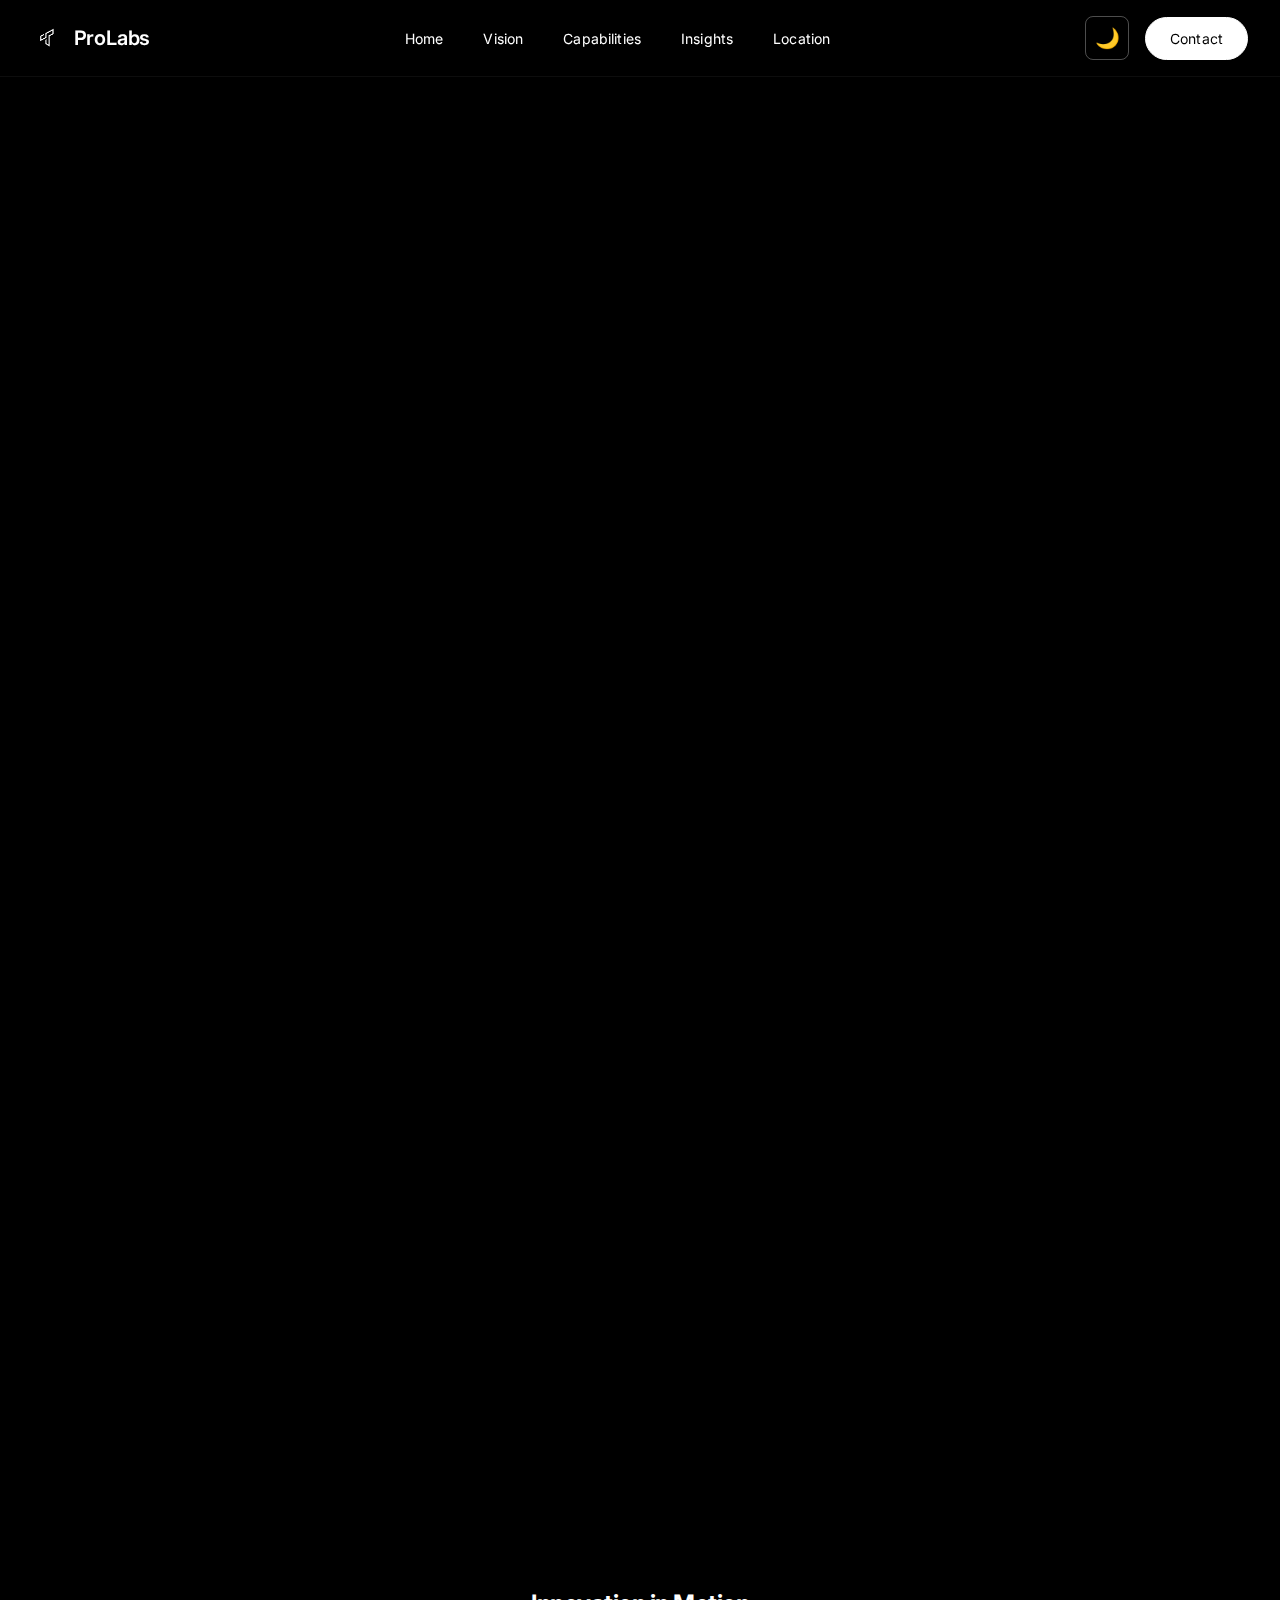
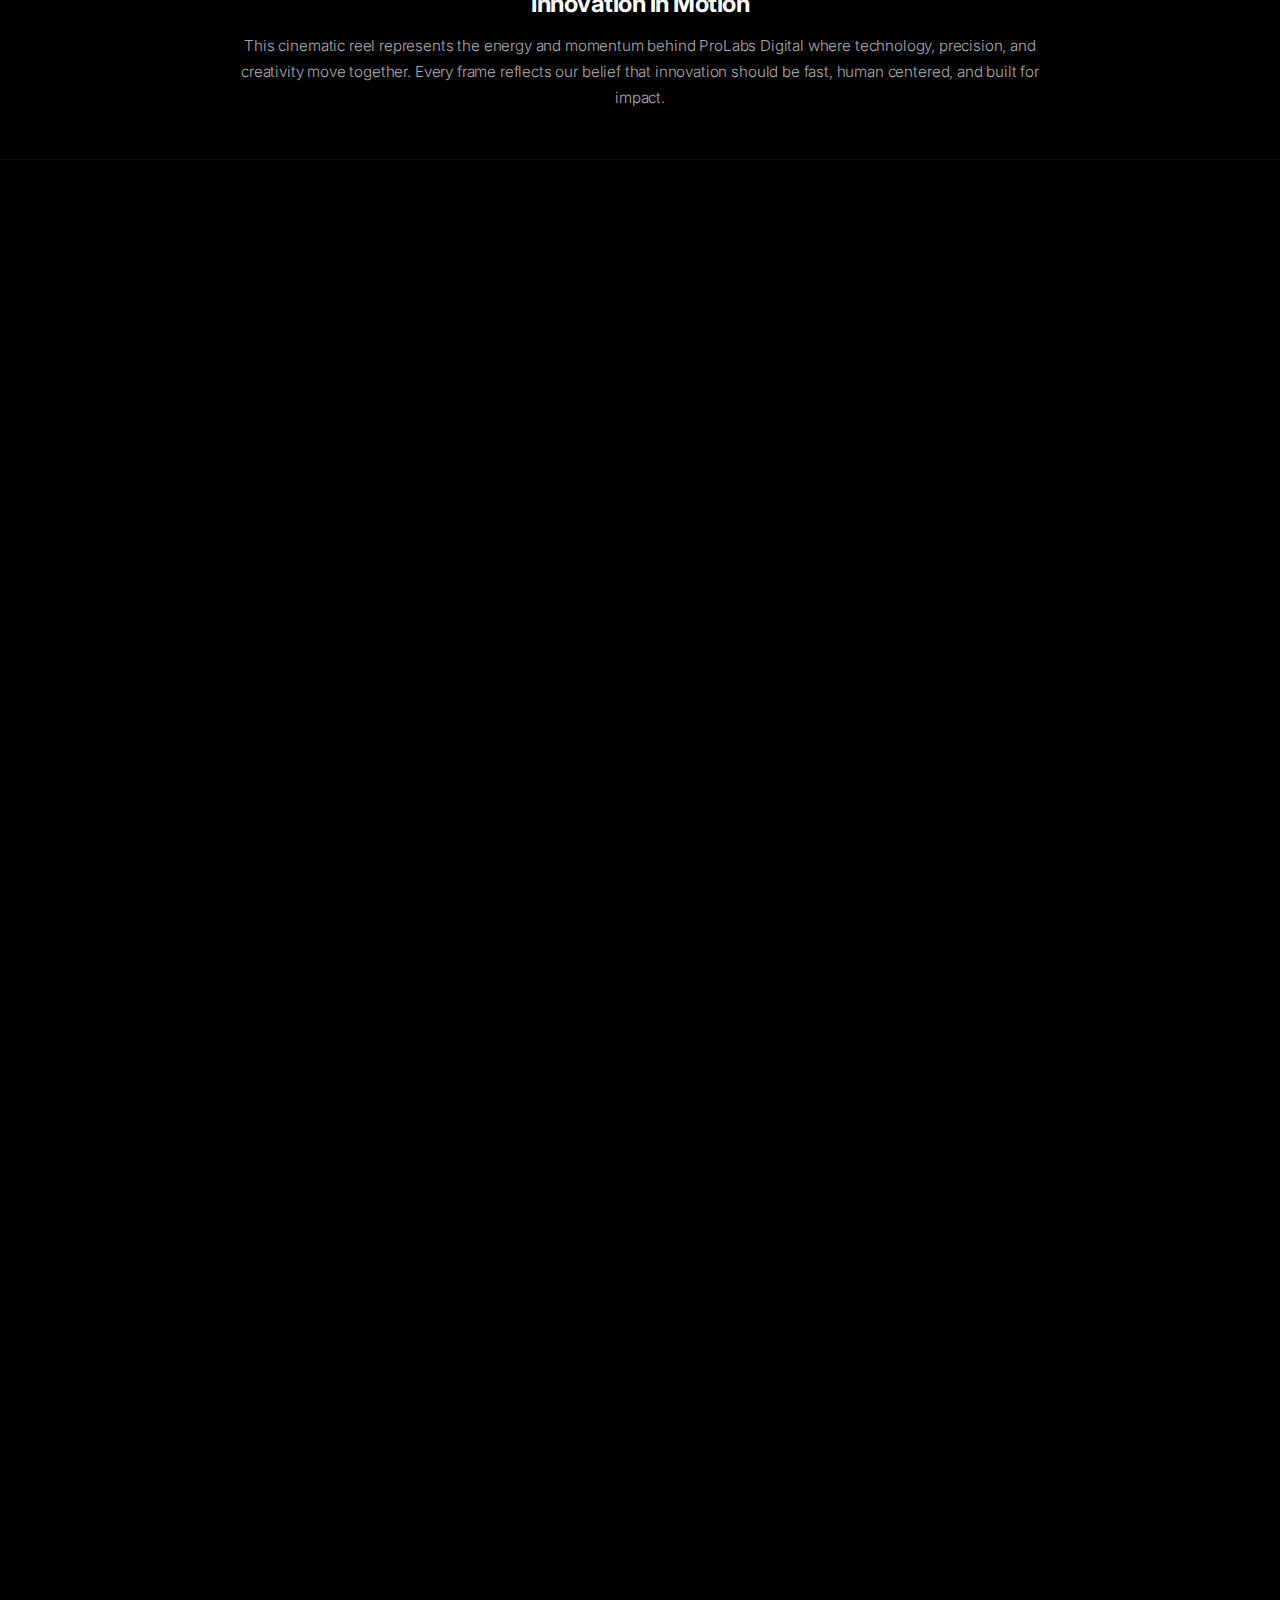
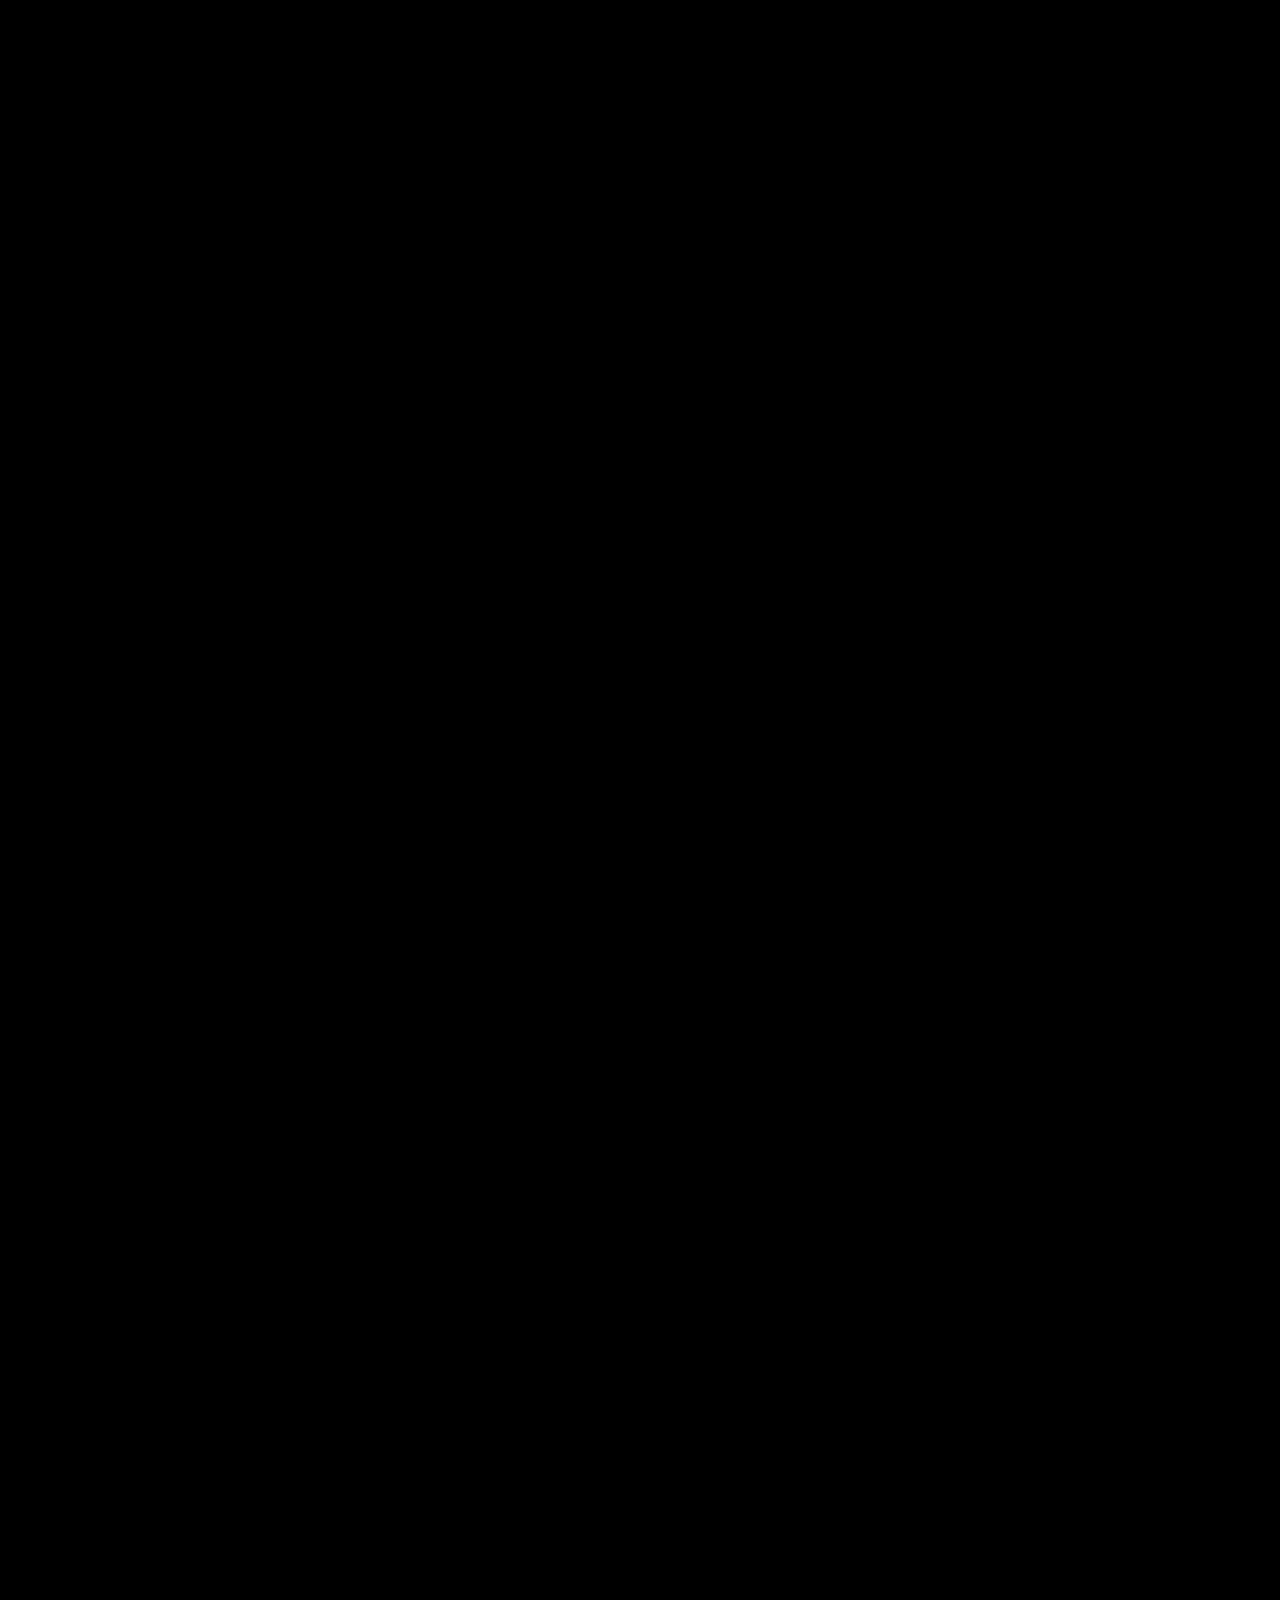
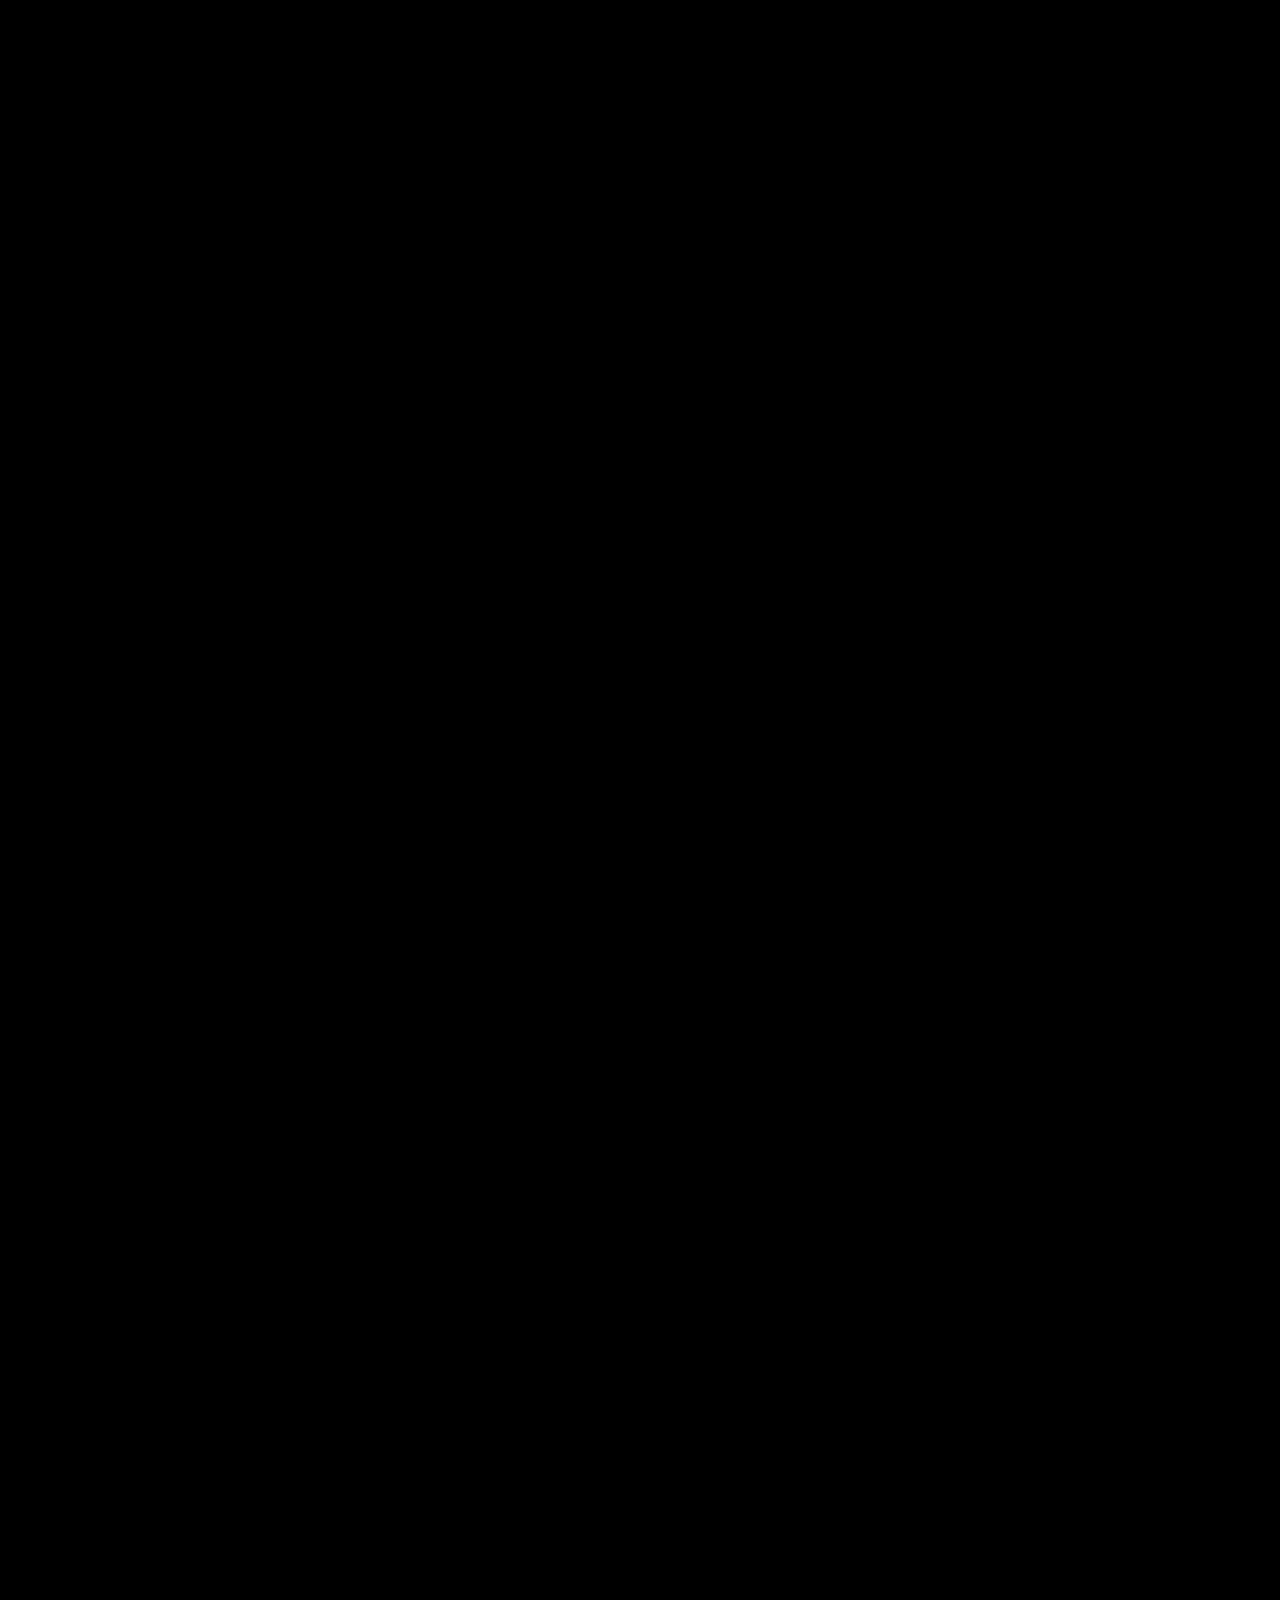
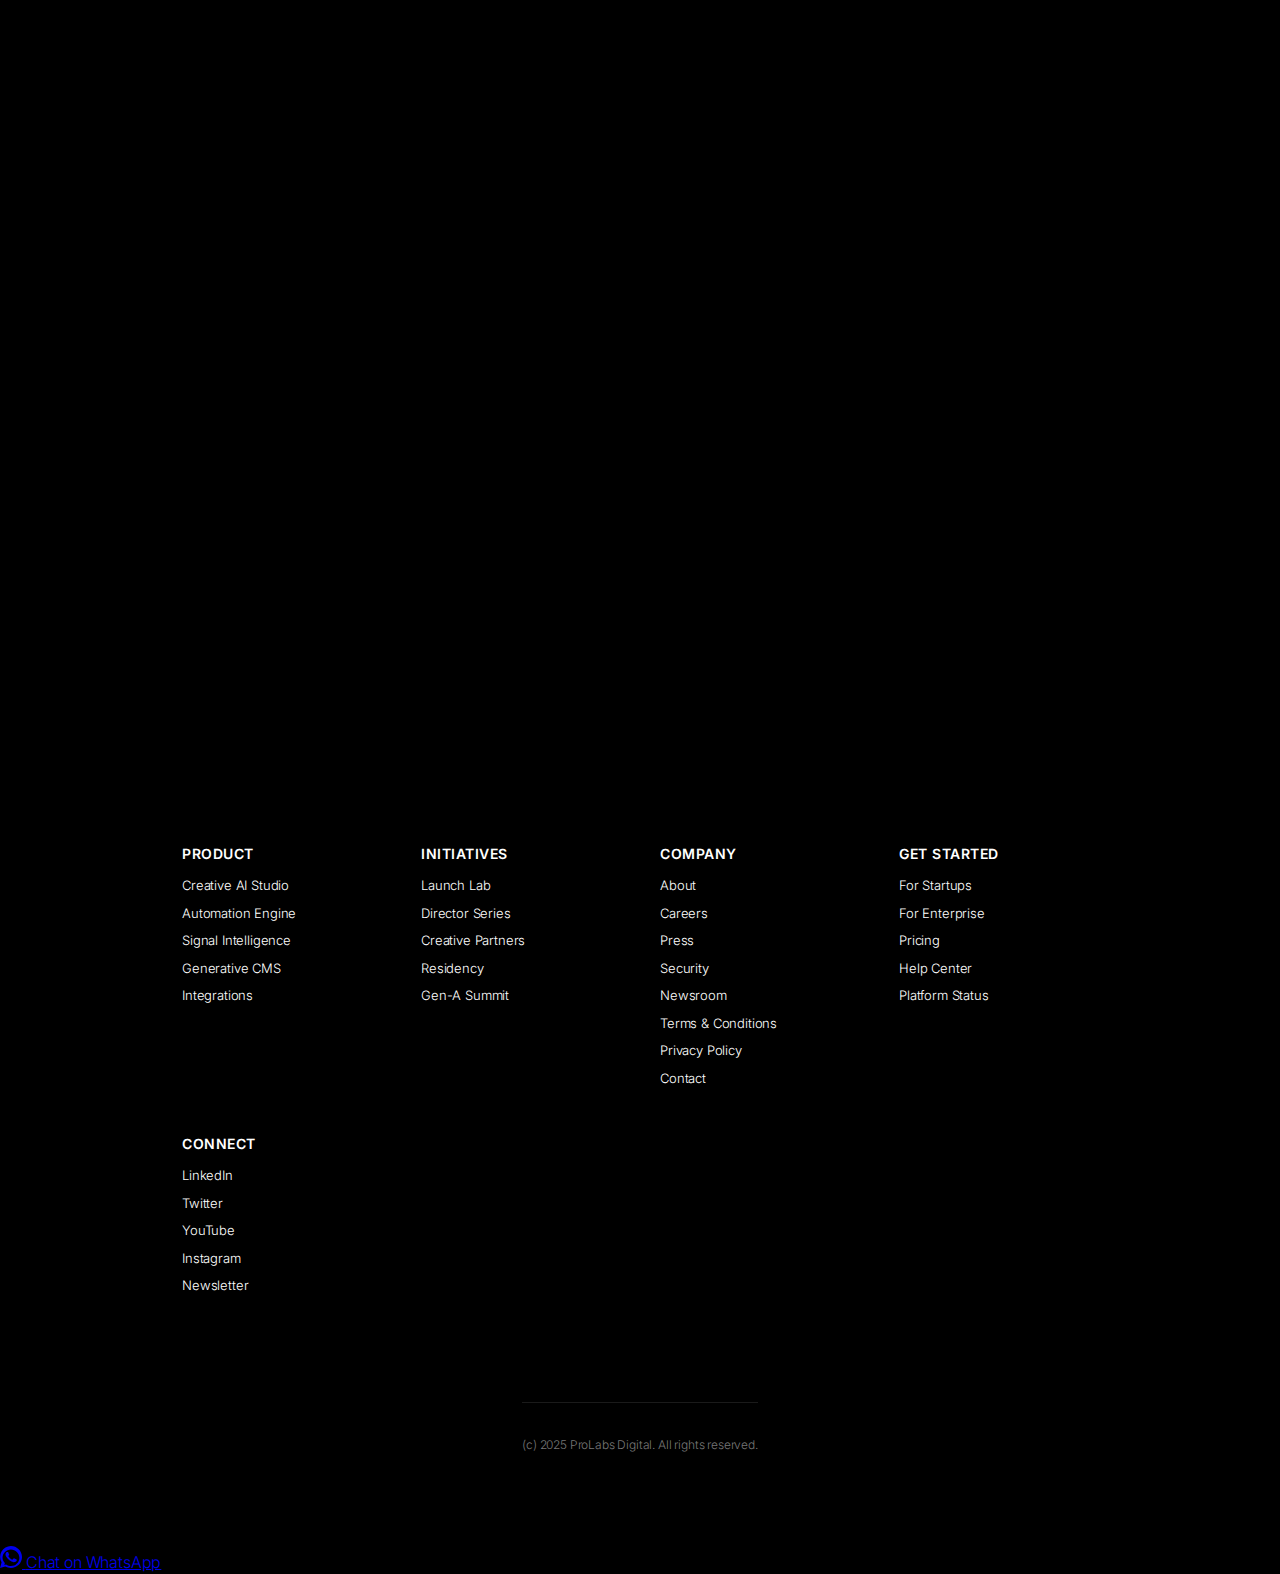
<file: index.html>
﻿<!DOCTYPE html>
<html lang="en" class="scroll-smooth">
  <head>
    <meta charset="UTF-8" />
    <meta name="viewport" content="width=device-width, initial-scale=1.0" />
    <title>ProLabs Digital | AI-Driven Innovation</title>
    <link rel="icon" type="image/png" href="./assets/logo2.png" />
    <link rel="preconnect" href="https://fonts.googleapis.com" />
    <link rel="preconnect" href="https://fonts.gstatic.com" crossorigin />
    <link
      href="https://fonts.googleapis.com/css2?family=Inter:wght@300;400;500;600;700&display=swap"
      rel="stylesheet"
    />
    <link rel="stylesheet" href="style.css" />
  </head>
  <body class="font-inter bg-black text-white antialiased">
    <!-- Navigation -->
    <header class="navbar">
      <div class="navbar-container">
        <div class="navbar-logo">
          <img src="assets/logo.png" alt="ProLabs" class="logo-icon" />
          <span class="logo-text">ProLabs</span>
        </div>
        
        <nav class="navbar-nav" id="navbarNav">
          <a href="#home" class="nav-link">Home</a>
          <a href="#vision" class="nav-link">Vision</a>
          <a href="#capabilities" class="nav-link">Capabilities</a>
          <a href="#insights" class="nav-link">Insights</a>
          <a href="#location" class="nav-link">Location</a>
        </nav>
        
        <div class="navbar-actions">
          <button id="themeToggle" class="theme-toggle" aria-label="Toggle theme">
            <span class="theme-icon">??</span>
          </button>
          <a href="#contact" class="btn-primary btn-nav">Contact</a>
          <button class="mobile-menu-toggle" id="mobileMenuToggle" aria-label="Toggle menu">
            <span class="menu-icon"></span>
            <span class="menu-icon"></span>
            <span class="menu-icon"></span>
          </button>
        </div>
      </div>
    </header>

    <main>
      <!-- Hero Section -->
      <section id="home" class="hero-section">
        <div class="hero-container">
          <div class="hero-text">
            <h1 class="hero-title">
              <span class="hero-title-line">Skyrocket</span>
              <span class="hero-title-line">for Your Business</span>
              <span class="hero-title-line hero-title-accent">Growth</span>
            </h1>
            <p class="hero-description">
              Your business deserves technology that works. ProLabs Digital builds powerful websites and smart AI systems that help you move faster, work smarter, and achieve results that matter.
            </p>
            <div class="hero-actions">
              <a href="#capabilities" class="btn-hero">Explore Solutions</a>
            </div>
          </div>
        </div>
      </section>

      <!-- Video Section -->
      <section id="video" class="video-section">
        <div class="video-container">
          <figure class="reel">
            <video class="video-player" autoplay loop muted playsinline>
              <source src="assets/demo8.mp4" type="video/mp4">
              Your browser does not support the video tag.
            </video>
            <figcaption>ProLabs Digital: AI-Powered Solutions in Action</figcaption>
          </figure>
        </div>
      </section>

      <!-- Video Introduction -->
      <section class="video-intro" aria-label="ProLabs Digital Vision Showcase">
        <div class="container">
          <h2>Innovation in Motion</h2>
          <p>
            This cinematic reel represents the energy and momentum behind ProLabs Digital 
            where technology, precision, and creativity move together. Every frame reflects
            our belief that innovation should be fast, human centered, and built for impact.
          </p>
        </div>
      </section>

      <!-- Mission & Vision Section -->
      <section id="vision" class="vision-section" data-reveal>
        <div class="vision-container">
          <span class="section-tagline">Built for Businesses | Fast, Affordable, Intelligent.</span>
          
          <div class="mission-vision-grid">
            <!-- Mission -->
            <div class="mission-block" data-reveal>
              <span class="section-label">OUR MISSION</span>
              <h2 class="section-heading-medium">Digital Tools That Help Your Business Grow</h2>
              <p class="section-description">
               We make websites and AI that are simple, affordable.
              </p>
              
              <ul class="benefit-list">
                <li><span class="benefit-icon">✓</span> <strong>Low cost options</strong>  </li>
                <li><span class="benefit-icon">✓</span> <strong>Easy to understand</strong> </li>
              </ul>
              
              <a href="#capabilities" class="cta-link">
                <span>See How We Help</span>
                <svg width="16" height="16" viewBox="0 0 16 16" fill="none" xmlns="http://www.w3.org/2000/svg">
                  <path d="M6 3L11 8L6 13" stroke="currentColor" stroke-width="2" stroke-linecap="round" stroke-linejoin="round"/>
                </svg>
              </a>
            </div>
            
            <!-- Vision -->
            <div class="vision-block" data-reveal>
              <span class="section-label">OUR VISION</span>
              <h2 class="section-heading-medium">Every Business Powered by Smart Technology</h2>
              <p class="section-description">
              Our goal is to help businesses use AI so they can grow, work easier, and compete with bigger companies.
              </p>
              
              <ul class="benefit-list">
                <li><span class="benefit-icon">✓</span> <strong>Local expertise</strong></li>
                <li><span class="benefit-icon">✓</span> <strong>Proven results</strong></li>
              </ul>
              
              <a href="#contact" class="cta-link">
                <span>Start Your Journey</span>
                <svg width="16" height="16" viewBox="0 0 16 16" fill="none" xmlns="http://www.w3.org/2000/svg">
                  <path d="M6 3L11 8L6 13" stroke="currentColor" stroke-width="2" stroke-linecap="round" stroke-linejoin="round"/>
                </svg>
              </a>
            </div>
          </div>
        </div>
      </section>

      <!-- Capabilities Section -->
      <section id="capabilities" class="capabilities-section" data-reveal>
        <div class="capabilities-container">
          <span class="section-label">OUR CAPABILITIES</span>
          <h2 class="section-heading">What We Do Best</h2>
          <p class="section-subtitle capabilities-description">Practical digital solutions that help businesses grow faster and work smarter.</p>
          
          <div class="insights-grid-two capability-spotlight-grid">
            <article class="insight-card capability-spotlight-card">
              <div class="insight-image">
                <img src="./assets/website.jpg" alt="Custom Web Development">
                <div class="insight-category-badge">WEB DEVELOPMENT</div>
              </div>
              <div class="insight-content">
                <h3 class="insight-title">Custom Web Development</h3>
                <p class="insight-preview">
                  Affordable, fast, mobile friendly websites built with modern tools and clean UI.
                </p>
              </div>
            </article>

            <article class="insight-card capability-spotlight-card">
              <div class="insight-image">
                <img src="./assets/raspberry.jpg" alt="AI and Automation Solutions">
                <div class="insight-category-badge">AI & AUTOMATION</div>
              </div>
              <div class="insight-content">
                <h3 class="insight-title">AI & Automation Solutions</h3>
                <p class="insight-preview">
                Practical AI systems using AI technology for factories and businesses.
                </p>
              </div>
            </article>
          </div>
        </div>
      </section>

      <!-- Technology Insights Section -->
      <section id="insights" class="insights-section" data-reveal>
        <div class="insights-container">
          <span class="section-label">INSIGHTS & RESOURCES</span>
          <h2 class="section-heading">Latest Insights</h2>
          <p class="section-subtitle">Practical tips to help businesses grow smarter with technology.</p>
          
          <div class="insights-grid-two">
            <!-- Article 1: Website for SMEs -->
            <article class="insight-card">
              <div class="insight-image">
                <img src="./assets/sme.jpg" alt="Website for Malaysian SMEs">
                <div class="insight-category-badge">Web Development</div>
              </div>
              <div class="insight-content">
                <h3 class="insight-title">Why Every Businesses Needs a Website in 2026</h3>
                <p class="insight-preview">
                  Customers search for businesses online before buying. Without a website, you're invisible. Learn how an affordable, mobile friendly site helps attract more customers, build trust, and grow revenue faster.
                </p>
                <a href="article-website-sme.html" class="insight-link">
                  <span>Read Full Article</span>
                  <svg width="16" height="16" viewBox="0 0 16 16" fill="none" xmlns="http://www.w3.org/2000/svg">
                    <path d="M6 3L11 8L6 13" stroke="currentColor" stroke-width="2" stroke-linecap="round" stroke-linejoin="round"/>
                  </svg>
                </a>
              </div>
            </article>

            <!-- Article 2: Raspberry Pi AI -->
            <article class="insight-card">
              <div class="insight-image">
                <img src="./assets/truck.jpg" alt="Raspberry Pi AI Automation">
                <div class="insight-category-badge">AI & Automation</div>
              </div>
              <div class="insight-content">
                <h3 class="insight-title">Affordable AI: A Game Changer for Businesses</h3>
                <p class="insight-preview">
                  Expensive industrial AI isn't your only option. Discover how Raspberry Pi brings smart automation without breaking the budget.
                </p>
                <a href="article-raspberry-pi-ai.html" class="insight-link">
                  <span>Read Full Article</span>
                  <svg width="16" height="16" viewBox="0 0 16 16" fill="none" xmlns="http://www.w3.org/2000/svg">
                    <path d="M6 3L11 8L6 13" stroke="currentColor" stroke-width="2" stroke-linecap="round" stroke-linejoin="round"/>
                  </svg>
                </a>
              </div>
            </article>
          </div>
        </div>
      </section>

      <!-- Our Location -->
      <section id="location" class="location-section" data-reveal>
        <div class="location-container">
          <span class="section-label">WHERE WE OPERATE</span>
          <h2 class="location-heading">Based in Malaysia</h2>
          <p class="location-description">
            ProLabs Digital is headquartered in Parit Buntar, Perak, serving industries nationwide with AI-driven solutions.
          </p>
          
          <div class="location-info-grid">
            <div class="location-info-card">
              <svg xmlns="http://www.w3.org/2000/svg" width="28" height="28" viewBox="0 0 24 24" fill="none" stroke="currentColor" stroke-width="2">
                <path d="M21 10c0 7-9 13-9 13s-9-6-9-13a9 9 0 0 1 18 0z"/>
                <circle cx="12" cy="10" r="3"/>
              </svg>
              <div>
                <h3>Location</h3>
                <p>Parit Buntar, Perak</p>
              </div>
            </div>
            
            <div class="location-info-card">
              <svg xmlns="http://www.w3.org/2000/svg" width="28" height="28" viewBox="0 0 24 24" fill="none" stroke="currentColor" stroke-width="2">
                <circle cx="12" cy="12" r="10"/>
                <polyline points="12 6 12 12 16 14"/>
              </svg>
              <div>
                <h3>Timezone</h3>
                <p>GMT +8 (Malaysia)</p>
              </div>
            </div>
            
            <div class="location-info-card">
              <svg xmlns="http://www.w3.org/2000/svg" width="28" height="28" viewBox="0 0 24 24" fill="none" stroke="currentColor" stroke-width="2">
                <path d="M3 9l9-7 9 7v11a2 2 0 0 1-2 2H5a2 2 0 0 1-2-2z"/>
                <polyline points="9 22 9 12 15 12 15 22"/>
              </svg>
              <div>
                <h3>Coverage</h3>
                <p>Malaysia-wide</p>
              </div>
            </div>
          </div>
          
          <div class="location-map">
            <iframe 
              src="https://www.google.com/maps/embed?pb=!1m18!1m12!1m3!1d31803.98425887!2d100.49!3d5.12!2m3!1f0!2f0!3f0!3m2!1i1024!2i768!4f13.1!3m3!1m2!1s0x304b6e8c8b8b8b8b%3A0x8b8b8b8b8b8b8b8b!2sParit%20Buntar%2C%20Perak%2C%20Malaysia!5e0!3m2!1sen!2smy!4v1234567890123!5m2!1sen!2smy" 
              width="100%" 
              height="450" 
              style="border:0;" 
              allowfullscreen="" 
              loading="lazy" 
              referrerpolicy="no-referrer-when-downgrade">
            </iframe>
          </div>
        </div>
      </section>

      <!-- Founder Section -->
      <section id="founder" class="founder-section">
        <div class="founder-container">
          <span class="section-label">MEET THE FOUNDER</span>
          <div class="founder-content">
            <div class="founder-image">
              <img src="assets/logo.png" alt="Hedrysham Shaari">
            </div>
            <div class="founder-text">
              <h2 class="founder-name">Hedrysham Shaari</h2>
              <p class="founder-role">Lead Engineer, ProLabs Digital</p>
              <p class="founder-bio">
               Our lead engineer has experience in AI vision, MES, and automation backed by years of hands on work inside manufacturing environments. This mix of technical skill and real-world understanding ensures every solution is practical and delivers real results.
              </p>
              <div class="founder-socials">
                <a href="#" class="social-link" aria-label="LinkedIn">
                  <svg xmlns="http://www.w3.org/2000/svg" width="24" height="24" viewBox="0 0 24 24" fill="none" stroke="currentColor" stroke-width="2" stroke-linecap="round" stroke-linejoin="round">
                    <path d="M16 8a6 6 0 0 1 6 6v7h-4v-7a2 2 0 0 0-2-2 2 2 0 0 0-2 2v7h-4v-7a6 6 0 0 1 6-6z"/>
                    <rect x="2" y="9" width="4" height="12"/>
                    <circle cx="4" cy="4" r="2"/>
                  </svg>
                </a>
                <a href="#" class="social-link" aria-label="GitHub">
                  <svg xmlns="http://www.w3.org/2000/svg" width="24" height="24" viewBox="0 0 24 24" fill="none" stroke="currentColor" stroke-width="2" stroke-linecap="round" stroke-linejoin="round">
                    <path d="M15 22v-4a4.8 4.8 0 0 0-1-3.5c3 0 6-2 6-5.5.08-1.25-.27-2.48-1-3.5.28-1.15.28-2.35 0-3.5 0 0-1 0-3 1.5-2.64-.5-5.36-.5-8 0C6 2 5 2 5 2c-.3 1.15-.3 2.35 0 3.5A5.403 5.403 0 0 0 4 9c0 3.5 3 5.5 6 5.5-.39.49-.68 1.05-.85 1.65-.17.6-.22 1.23-.15 1.85v4"/>
                    <path d="M9 18c-4.51 2-5-2-7-2"/>
                  </svg>
                </a>
              </div>
            </div>
          </div>
        </div>
      </section>

      <!-- Contact Section -->
      <section id="contact" class="contact-section" data-reveal>
        <div class="contact-container-main">
          <div class="contact-content-main">
            <span class="section-label">GET IN TOUCH</span>
            <h2 class="section-heading">Let's Connect</h2>
            <p class="section-subtitle">
              Choose your preferred way to reach us. We typically reply within 24 hours.
            </p>
          </div>

          <!-- Dual Contact Layout -->
          <div class="contact-dual-layout">
            
            <!-- Left Side: Email Contact Form -->
            <div class="contact-card email-card">
              <div class="card-header">
                <div class="card-icon-simple">
                  <svg width="20" height="20" viewBox="0 0 24 24" fill="none" stroke="currentColor" stroke-width="2">
                    <rect x="2" y="4" width="20" height="16" rx="2"/>
                    <path d="M22 7L13.03 12.7a2 2 0 01-2.06 0L2 7"/>
                  </svg>
                </div>
                <h3 class="card-title">Email</h3>
              </div>

              <form class="contact-form" id="contactForm">
                <div class="form-group">
                  <label for="name" class="form-label">Your Name</label>
                  <input 
                    type="text" 
                    id="name" 
                    name="name" 
                    class="form-input" 
                    placeholder="John Doe"
                    required
                  />
                </div>

                <div class="form-group">
                  <label for="email" class="form-label">Email Address</label>
                  <input 
                    type="email" 
                    id="email" 
                    name="email" 
                    class="form-input" 
                    placeholder="you@company.com"
                    required
                  />
                </div>

                <div class="form-group">
                  <label for="message" class="form-label">Your Message</label>
                  <textarea 
                    id="message" 
                    name="message" 
                    class="form-textarea" 
                    placeholder="Tell us about your project, goals, or any questions you have..."
                    rows="5"
                    required
                  ></textarea>
                </div>

                <button type="submit" class="form-submit email-submit">
                  <svg class="btn-icon" width="18" height="18" viewBox="0 0 24 24" fill="none" stroke="currentColor" stroke-width="2">
                    <path d="M22 2L11 13M22 2l-7 20-4-9-9-4 20-7z"/>
                  </svg>
                  Send Message
                </button>
                
                <p class="form-success" id="successMessage" style="display: none;">
                  ? Message sent! We'll reply shortly.
                </p>
              </form>
            </div>

            <!-- Right Side: WhatsApp Contact -->
            <div class="contact-card whatsapp-card">
              <div class="card-header">
                <div class="card-icon-simple">
                  <svg width="20" height="20" viewBox="0 0 24 24" fill="currentColor">
                    <path d="M17.472 14.382c-.297-.149-1.758-.867-2.03-.967-.273-.099-.471-.148-.67.15-.197.297-.767.966-.94 1.164-.173.199-.347.223-.644.075-.297-.15-1.255-.463-2.39-1.475-.883-.788-1.48-1.761-1.653-2.059-.173-.297-.018-.458.13-.606.134-.133.298-.347.446-.52.149-.174.198-.298.298-.497.099-.198.05-.371-.025-.52-.075-.149-.669-1.612-.916-2.207-.242-.579-.487-.5-.669-.51-.173-.008-.371-.01-.57-.01-.198 0-.52.074-.792.372-.272.297-1.04 1.016-1.04 2.479 0 1.462 1.065 2.875 1.213 3.074.149.198 2.096 3.2 5.077 4.487.709.306 1.262.489 1.694.625.712.227 1.36.195 1.871.118.571-.085 1.758-.719 2.006-1.413.248-.694.248-1.289.173-1.413-.074-.124-.272-.198-.57-.347m-5.421 7.403h-.004a9.87 9.87 0 01-5.031-1.378l-.361-.214-3.741.982.998-3.648-.235-.374a9.86 9.86 0 01-1.51-5.26c.001-5.45 4.436-9.884 9.888-9.884 2.64 0 5.122 1.03 6.988 2.898a9.825 9.825 0 012.893 6.994c-.003 5.45-4.437 9.884-9.885 9.884m8.413-18.297A11.815 11.815 0 0012.05 0C5.495 0 .16 5.335.157 11.892c0 2.096.547 4.142 1.588 5.945L.057 24l6.305-1.654a11.882 11.882 0 005.683 1.448h.005c6.554 0 11.89-5.335 11.893-11.893a11.821 11.821 0 00-3.48-8.413z"/>
                  </svg>
                </div>
                <h3 class="card-title">WhatsApp</h3>
              </div>

              <form class="contact-form whatsapp-form" id="whatsappForm">
                <div class="form-group">
                  <label for="waName" class="form-label">Your Name</label>
                  <input 
                    type="text" 
                    id="waName" 
                    name="waName" 
                    class="form-input" 
                    placeholder="John Doe"
                    required
                  />
                </div>

                <div class="form-group">
                  <label for="waPhone" class="form-label">Phone Number (Optional)</label>
                  <input 
                    type="tel" 
                    id="waPhone" 
                    name="waPhone" 
                    class="form-input" 
                    placeholder="+60 12 345 6789"
                  />
                </div>

                <div class="form-group">
                  <label for="waMessage" class="form-label">Your Message</label>
                  <textarea 
                    id="waMessage" 
                    name="waMessage" 
                    class="form-textarea" 
                    placeholder="Hi! I'd like to learn more about..."
                    rows="5"
                    required
                  ></textarea>
                </div>

                <button type="submit" class="form-submit whatsapp-submit">
                  <svg class="btn-icon" width="20" height="20" viewBox="0 0 24 24" fill="currentColor">
                    <path d="M17.472 14.382c-.297-.149-1.758-.867-2.03-.967-.273-.099-.471-.148-.67.15-.197.297-.767.966-.94 1.164-.173.199-.347.223-.644.075-.297-.15-1.255-.463-2.39-1.475-.883-.788-1.48-1.761-1.653-2.059-.173-.297-.018-.458.13-.606.134-.133.298-.347.446-.52.149-.174.198-.298.298-.497.099-.198.05-.371-.025-.52-.075-.149-.669-1.612-.916-2.207-.242-.579-.487-.5-.669-.51-.173-.008-.371-.01-.57-.01-.198 0-.52.074-.792.372-.272.297-1.04 1.016-1.04 2.479 0 1.462 1.065 2.875 1.213 3.074.149.198 2.096 3.2 5.077 4.487.709.306 1.262.489 1.694.625.712.227 1.36.195 1.871.118.571-.085 1.758-.719 2.006-1.413.248-.694.248-1.289.173-1.413-.074-.124-.272-.198-.57-.347m-5.421 7.403h-.004a9.87 9.87 0 01-5.031-1.378l-.361-.214-3.741.982.998-3.648-.235-.374a9.86 9.86 0 01-1.51-5.26c.001-5.45 4.436-9.884 9.888-9.884 2.64 0 5.122 1.03 6.988 2.898a9.825 9.825 0 012.893 6.994c-.003 5.45-4.437 9.884-9.885 9.884m8.413-18.297A11.815 11.815 0 0012.05 0C5.495 0 .16 5.335.157 11.892c0 2.096.547 4.142 1.588 5.945L.057 24l6.305-1.654a11.882 11.882 0 005.683 1.448h.005c6.554 0 11.89-5.335 11.893-11.893a11.821 11.821 0 00-3.48-8.413z"/>
                  </svg>
                  Send via WhatsApp
                </button>
              </form>
            </div>

          </div>

          <div class="contact-info-main">
            <p class="contact-info-text">
              You can also connect with us on 
              <a href="#" class="contact-link">LinkedIn</a> or 
              <a href="#" class="contact-link">GitHub</a>.
            </p>
          </div>
        </div>
      </section>
    </main>

    <section class="footer-section" data-aos="fade-up">
      <footer class="footer-content">
        <div class="footer-columns">
          <div class="footer-column">
            <h4>Product</h4>
            <a href="#">Creative AI Studio</a>
            <a href="#">Automation Engine</a>
            <a href="#">Signal Intelligence</a>
            <a href="#">Generative CMS</a>
            <a href="#">Integrations</a>
          </div>
          <div class="footer-column">
            <h4>Initiatives</h4>
            <a href="#">Launch Lab</a>
            <a href="#">Director Series</a>
            <a href="#">Creative Partners</a>
            <a href="#">Residency</a>
            <a href="#">Gen-A Summit</a>
          </div>
          <div class="footer-column">
            <h4>Company</h4>
            <a href="#">About</a>
            <a href="careers.html">Careers</a>
            <a href="#">Press</a>
            <a href="#">Security</a>
            <a href="#">Newsroom</a>
            <a href="terms.html">Terms & Conditions</a>
            <a href="privacy.html">Privacy Policy</a>
            <a href="#contact">Contact</a>
          </div>
          <div class="footer-column">
            <h4>Get Started</h4>
            <a href="#">For Startups</a>
            <a href="#">For Enterprise</a>
            <a href="#">Pricing</a>
            <a href="#">Help Center</a>
            <a href="#">Platform Status</a>
          </div>
          <div class="footer-column">
            <h4>Connect</h4>
            <a href="#">LinkedIn</a>
            <a href="#">Twitter</a>
            <a href="#">YouTube</a>
            <a href="#">Instagram</a>
            <a href="#">Newsletter</a>
          </div>
        </div>
        <p class="footer-bottom" data-i18n="footer.copy">(c) 2025 ProLabs Digital. All rights reserved.</p>
      </footer>
    </section>

    <a
      href="#"
      class="whatsapp-float"
      target="_blank"
      rel="noopener noreferrer"
      aria-label="Chat with us on WhatsApp"
      data-whatsapp-link
      data-message="Hi, I'd like to chat with ProLabs Digital."
    >
      <svg
        xmlns="http://www.w3.org/2000/svg"
        width="22"
        height="22"
        viewBox="0 0 24 24"
        fill="currentColor"
        aria-hidden="true"
      >
        <path
          d="M.057 24l1.687-6.163A11.867 11.867 0 0111.877 0C18.39 0 24 5.372 24 11.98c0 6.61-5.61 11.98-12.123 11.98a12.9 12.9 0 01-6.188-1.64L.057 24zm6.597-3.807c1.833 1.078 3.228 1.723 5.3 1.723 5.07 0 9.195-4.055 9.195-9.047 0-5.052-4.204-9.106-9.273-9.106-4.952 0-9.094 4.054-9.094 9.106 0 2.225.912 4.065 2.505 5.734l-.55 2.011 1.917-.421zm11.387-5.429c-.074-.124-.272-.198-.57-.347-.298-.148-1.758-.867-2.03-.967-.272-.099-.471-.149-.67.15-.198.297-.767.967-.939 1.165-.173.199-.347.223-.644.074-.298-.149-1.26-.463-2.39-1.475-.883-.787-1.48-1.761-1.653-2.058-.173-.298-.018-.458.13-.606.134-.134.298-.348.447-.521.149-.174.198-.298.298-.497.099-.198.05-.372-.025-.521-.075-.149-.669-1.611-.916-2.206-.242-.58-.487-.5-.669-.51-.173-.009-.371-.01-.57-.01-.198 0-.52.074-.792.371-.272.298-1.04 1.017-1.04 2.48 0 1.462 1.086 2.874 1.237 3.073.149.198 2.144 3.166 5.2 4.438.727.313 1.294.5 1.736.639.73.232 1.394.199 1.919.121.586-.087 1.758-.719 2.006-1.413.248-.694.248-1.288.173-1.412z"
        />
      </svg>
      <span>Chat on WhatsApp</span>
    </a>

    <script src="config.js"></script>
    <script src="script.js"></script>
  </body>
</html>
</file>
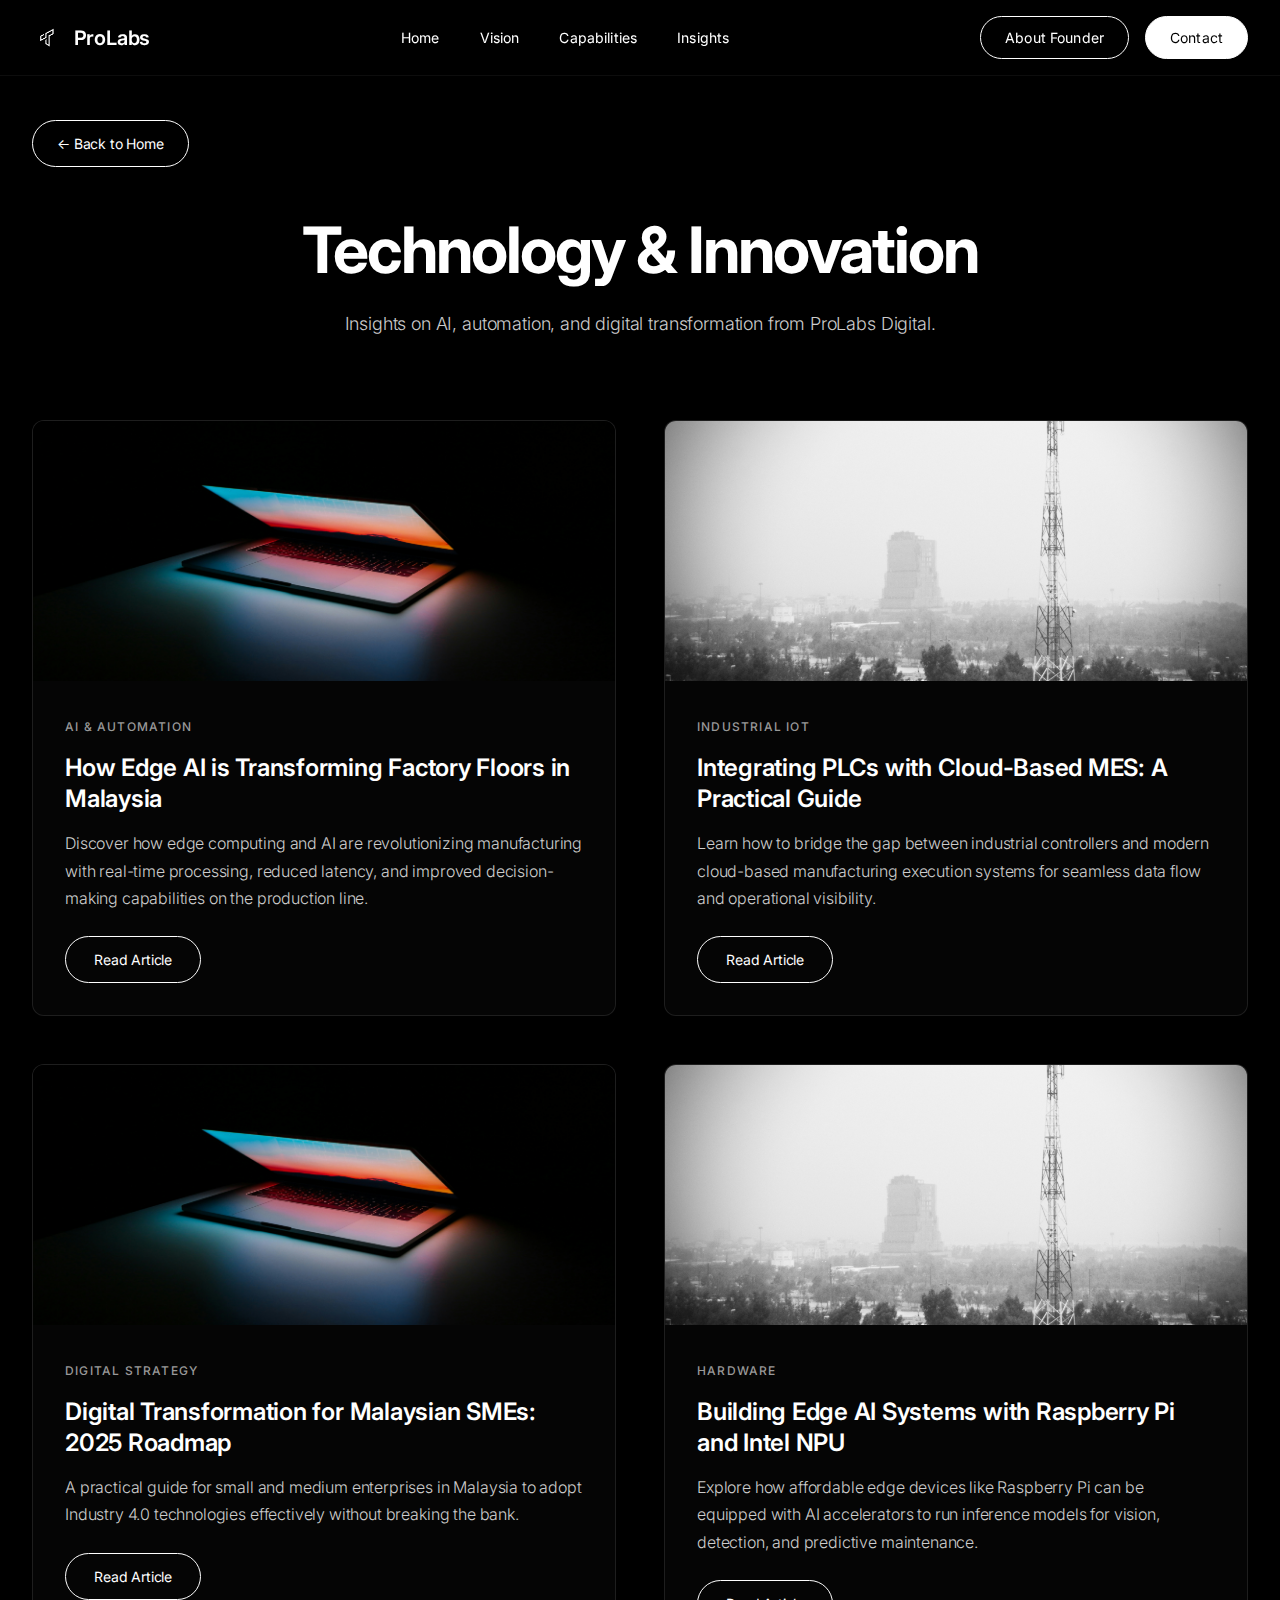
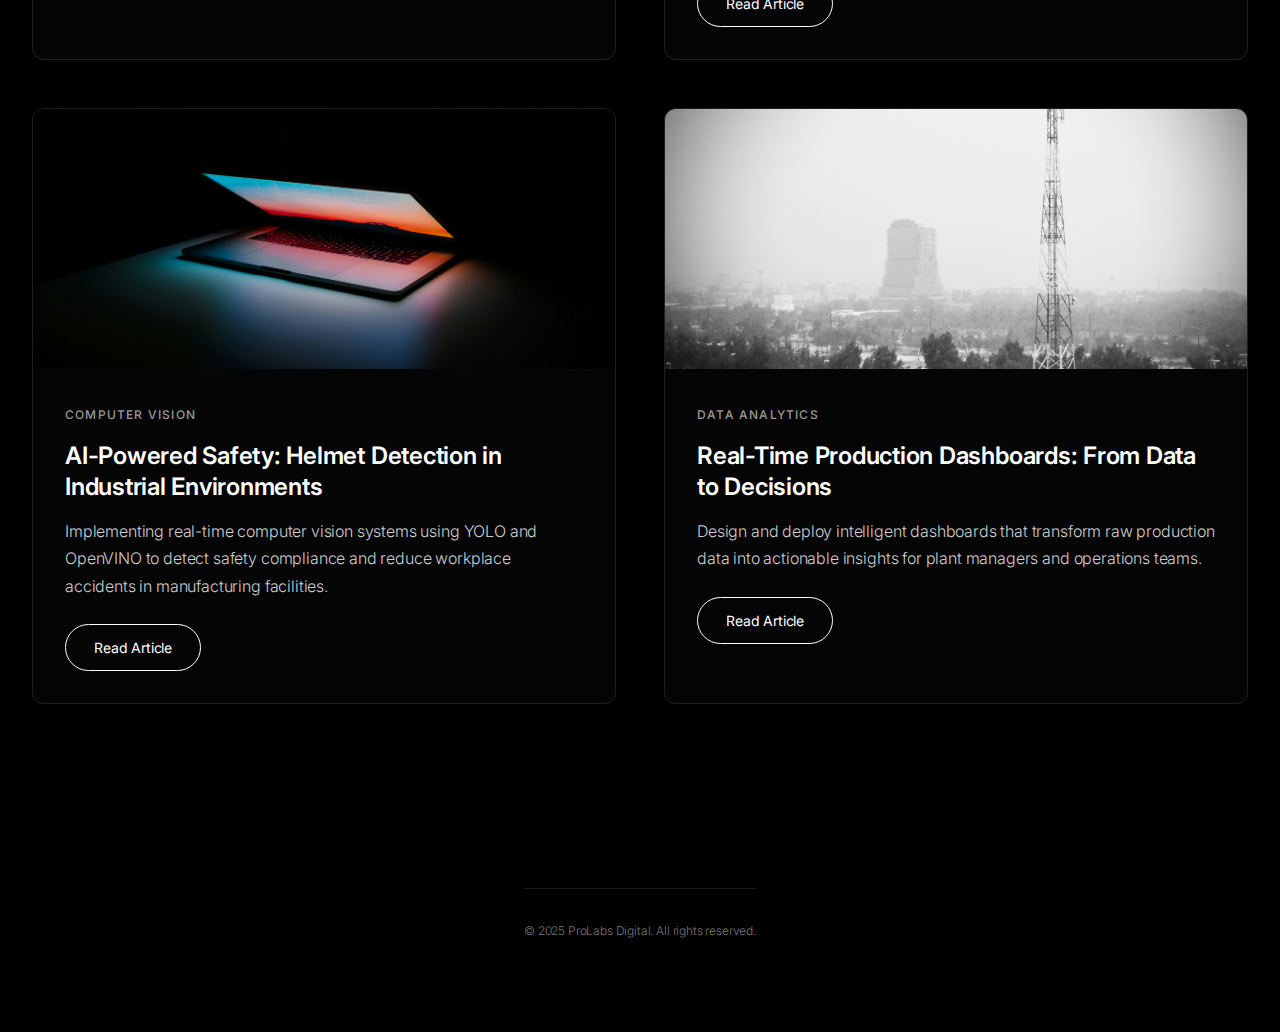
<file: blog.html>
<!DOCTYPE html>
<html lang="en" class="scroll-smooth">
  <head>
    <meta charset="UTF-8" />
    <meta name="viewport" content="width=device-width, initial-scale=1.0" />
    <title>Tech Insights | ProLabs Digital</title>
    <link rel="preconnect" href="https://fonts.googleapis.com" />
    <link rel="preconnect" href="https://fonts.gstatic.com" crossorigin />
    <link
      href="https://fonts.googleapis.com/css2?family=Inter:wght@300;400;500;600;700&display=swap"
      rel="stylesheet"
    />
    <link rel="stylesheet" href="style.css" />
  </head>
  <body class="font-inter bg-black text-white antialiased">
    <!-- Navigation -->
    <header class="navbar">
      <div class="navbar-container">
        <div class="navbar-logo">
          <a href="index.html" style="display: flex; align-items: center; gap: 0.75rem; text-decoration: none;">
            <img src="assets/logo.png" alt="ProLabs" class="logo-icon" />
            <span class="logo-text">ProLabs</span>
          </a>
        </div>
        
        <nav class="navbar-nav">
          <a href="index.html#home" class="nav-link">Home</a>
          <a href="index.html#vision" class="nav-link">Vision</a>
          <a href="index.html#capabilities" class="nav-link">Capabilities</a>
          <a href="blog.html" class="nav-link">Insights</a>
        </nav>
        
        <div class="navbar-actions">
          <a href="index.html#founder" class="btn-outline">About Founder</a>
          <a href="contact.html" class="btn-primary">Contact</a>
        </div>
      </div>
    </header>

    <main class="blog-page">
      <div class="blog-container">
        <a href="index.html" class="back-button">← Back to Home</a>
        
        <div class="blog-header">
          <h1 class="blog-title">Technology & Innovation</h1>
          <p class="blog-subtitle">
            Insights on AI, automation, and digital transformation from ProLabs Digital.
          </p>
        </div>

        <div class="blog-grid">
          <!-- Blog Post 1 -->
          <article class="blog-card">
            <div class="blog-image">
              <img src="assets/cityscape.jpg" alt="Edge AI in Manufacturing">
            </div>
            <div class="blog-content">
              <span class="blog-category">AI & Automation</span>
              <h2 class="blog-card-title">How Edge AI is Transforming Factory Floors in Malaysia</h2>
              <p class="blog-excerpt">
                Discover how edge computing and AI are revolutionizing manufacturing with real-time processing, 
                reduced latency, and improved decision-making capabilities on the production line.
              </p>
              <a href="#" class="blog-link">Read Article</a>
            </div>
          </article>

          <!-- Blog Post 2 -->
          <article class="blog-card">
            <div class="blog-image">
              <img src="assets/truck.jpg" alt="PLC Integration">
            </div>
            <div class="blog-content">
              <span class="blog-category">Industrial IoT</span>
              <h2 class="blog-card-title">Integrating PLCs with Cloud-Based MES: A Practical Guide</h2>
              <p class="blog-excerpt">
                Learn how to bridge the gap between industrial controllers and modern cloud-based manufacturing 
                execution systems for seamless data flow and operational visibility.
              </p>
              <a href="#" class="blog-link">Read Article</a>
            </div>
          </article>

          <!-- Blog Post 3 -->
          <article class="blog-card">
            <div class="blog-image">
              <img src="assets/cityscape.jpg" alt="Digital Transformation">
            </div>
            <div class="blog-content">
              <span class="blog-category">Digital Strategy</span>
              <h2 class="blog-card-title">Digital Transformation for Malaysian SMEs: 2025 Roadmap</h2>
              <p class="blog-excerpt">
                A practical guide for small and medium enterprises in Malaysia to adopt Industry 4.0 technologies 
                effectively without breaking the bank.
              </p>
              <a href="#" class="blog-link">Read Article</a>
            </div>
          </article>

          <!-- Blog Post 4 -->
          <article class="blog-card">
            <div class="blog-image">
              <img src="assets/truck.jpg" alt="Edge Computing">
            </div>
            <div class="blog-content">
              <span class="blog-category">Hardware</span>
              <h2 class="blog-card-title">Building Edge AI Systems with Raspberry Pi and Intel NPU</h2>
              <p class="blog-excerpt">
                Explore how affordable edge devices like Raspberry Pi can be equipped with AI accelerators 
                to run inference models for vision, detection, and predictive maintenance.
              </p>
              <a href="#" class="blog-link">Read Article</a>
            </div>
          </article>

          <!-- Blog Post 5 -->
          <article class="blog-card">
            <div class="blog-image">
              <img src="assets/cityscape.jpg" alt="AI Vision">
            </div>
            <div class="blog-content">
              <span class="blog-category">Computer Vision</span>
              <h2 class="blog-card-title">AI-Powered Safety: Helmet Detection in Industrial Environments</h2>
              <p class="blog-excerpt">
                Implementing real-time computer vision systems using YOLO and OpenVINO to detect safety 
                compliance and reduce workplace accidents in manufacturing facilities.
              </p>
              <a href="#" class="blog-link">Read Article</a>
            </div>
          </article>

          <!-- Blog Post 6 -->
          <article class="blog-card">
            <div class="blog-image">
              <img src="assets/truck.jpg" alt="MES Dashboard">
            </div>
            <div class="blog-content">
              <span class="blog-category">Data Analytics</span>
              <h2 class="blog-card-title">Real-Time Production Dashboards: From Data to Decisions</h2>
              <p class="blog-excerpt">
                Design and deploy intelligent dashboards that transform raw production data into actionable 
                insights for plant managers and operations teams.
              </p>
              <a href="#" class="blog-link">Read Article</a>
            </div>
          </article>
        </div>
      </div>
    </main>

    <!-- Footer -->
    <section class="footer-section">
      <footer class="footer-content" style="padding-top: 4rem;">
        <p class="footer-bottom">&copy; 2025 ProLabs Digital. All rights reserved.</p>
      </footer>
    </section>

    <script src="script.js"></script>
  </body>
</html>
</file>
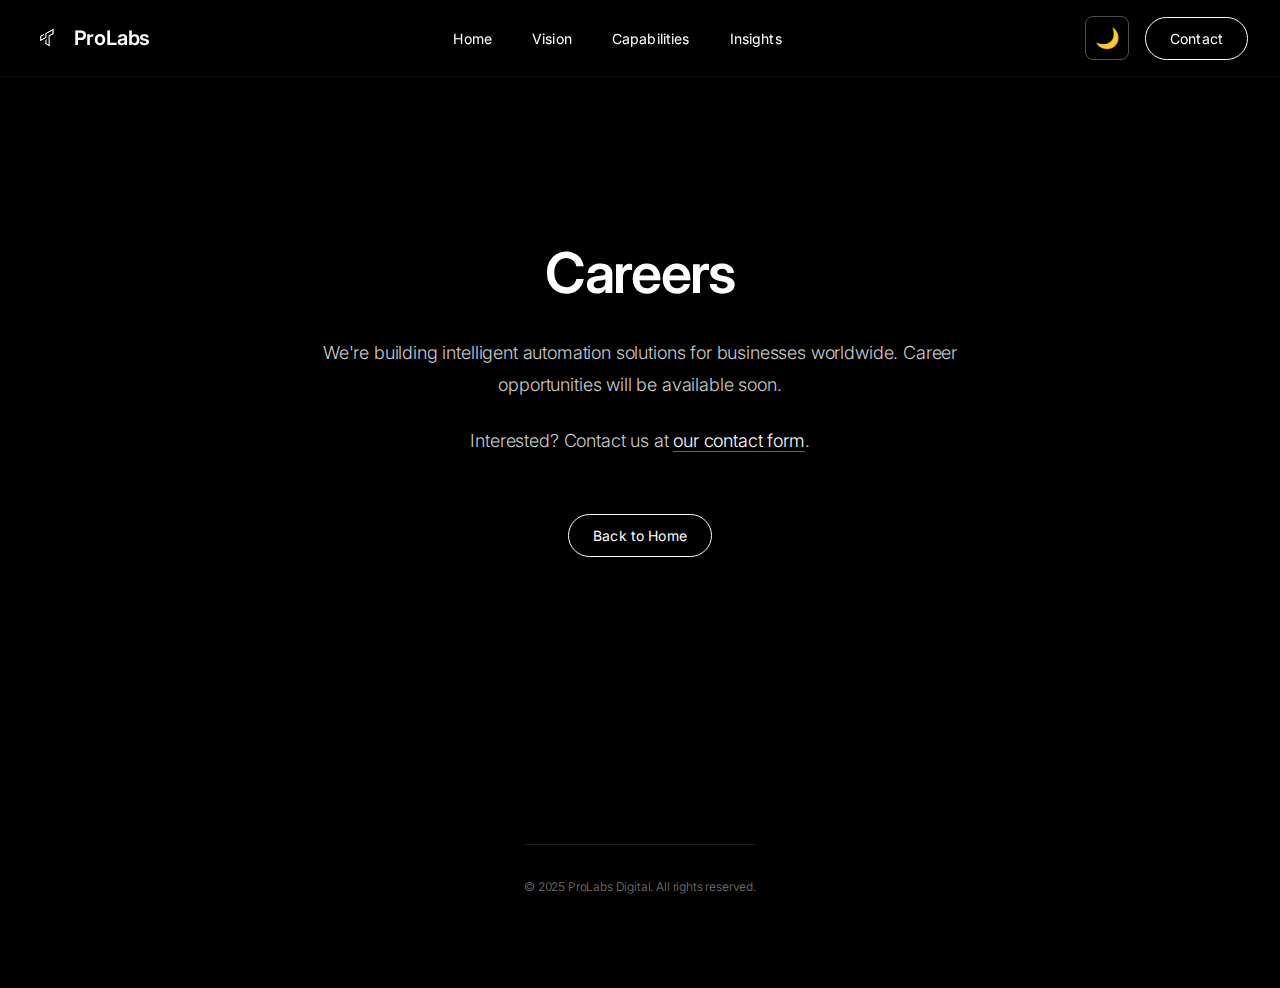
<file: careers.html>
<!DOCTYPE html>
<html lang="en" class="scroll-smooth">
  <head>
    <meta charset="UTF-8" />
    <meta name="viewport" content="width=device-width, initial-scale=1.0" />
    <title>Careers | ProLabs Digital</title>
    <link rel="preconnect" href="https://fonts.googleapis.com" />
    <link rel="preconnect" href="https://fonts.gstatic.com" crossorigin />
    <link
      href="https://fonts.googleapis.com/css2?family=Inter:wght@300;400;500;600;700&display=swap"
      rel="stylesheet"
    />
    <link rel="stylesheet" href="style.css" />
  </head>
  <body class="font-inter bg-black text-white antialiased">
    <header class="navbar">
      <div class="navbar-container">
        <div class="navbar-logo">
          <a href="index.html" style="display: flex; align-items: center; gap: 0.75rem; text-decoration: none;">
            <img src="assets/logo.png" alt="ProLabs" class="logo-icon" />
            <span class="logo-text">ProLabs</span>
          </a>
        </div>

        <nav class="navbar-nav">
          <a href="index.html#home" class="nav-link">Home</a>
          <a href="index.html#vision" class="nav-link">Vision</a>
          <a href="index.html#capabilities" class="nav-link">Capabilities</a>
          <a href="index.html#insights" class="nav-link">Insights</a>
        </nav>

        <div class="navbar-actions">
          <button id="themeToggle" class="theme-toggle" aria-label="Toggle theme">
            <span class="theme-icon">🌙</span>
          </button>
          <a href="index.html#contact" class="btn-outline btn-nav">Contact</a>
          <button class="mobile-menu-toggle" id="mobileMenuToggle" aria-label="Toggle menu">
            <span class="menu-icon"></span>
            <span class="menu-icon"></span>
            <span class="menu-icon"></span>
          </button>
        </div>
      </div>
    </header>

    <main class="careers-page">
      <div class="careers-container">
        <h1 class="careers-title">Careers</h1>
        <p class="careers-text">
          We're building intelligent automation solutions for businesses worldwide. 
          Career opportunities will be available soon.
        </p>
        <p class="careers-text">
          Interested? Contact us at <a href="index.html#contact" class="careers-link">our contact form</a>.
        </p>
        <a href="index.html" class="btn-outline">Back to Home</a>
      </div>
    </main>

    <section class="footer-section">
      <footer class="footer-content" style="padding-top: 4rem;">
        <p class="footer-bottom">&copy; 2025 ProLabs Digital. All rights reserved.</p>
      </footer>
    </section>

    <script src="script.js"></script>
  </body>
</html>
</file>
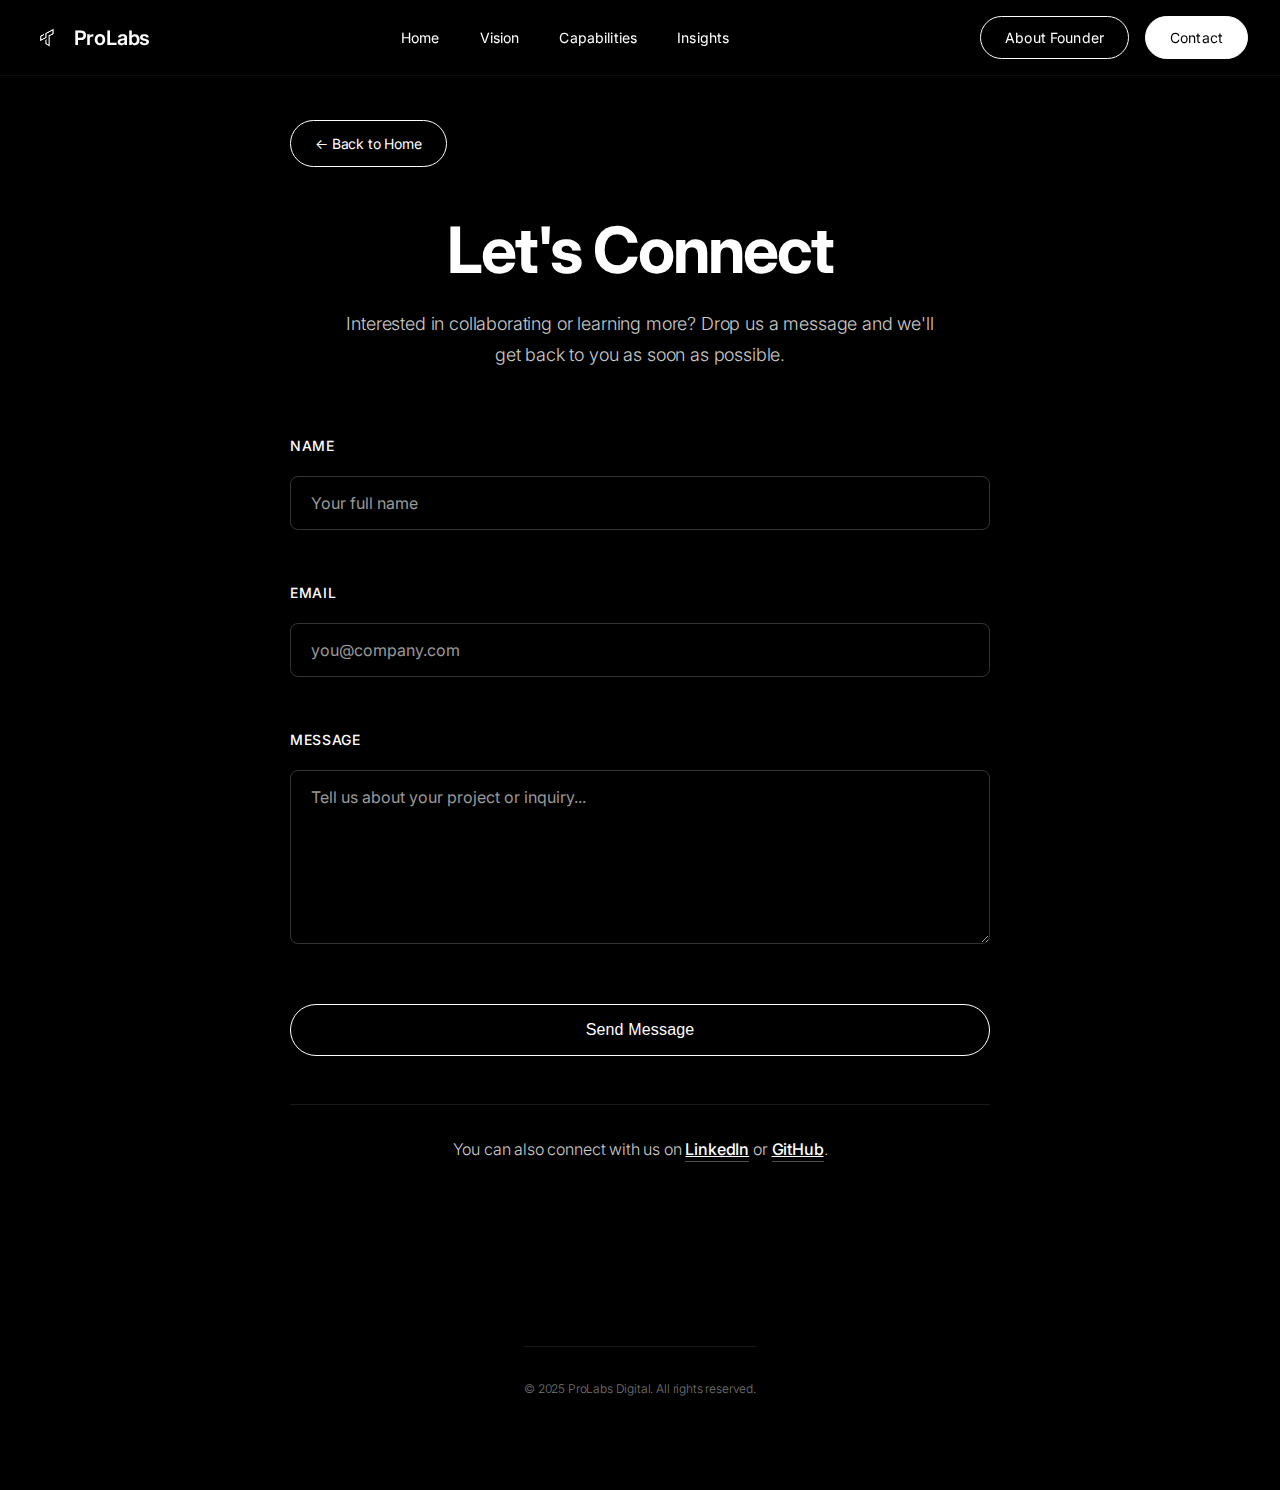
<file: contact.html>
<!DOCTYPE html>
<html lang="en" class="scroll-smooth">
  <head>
    <meta charset="UTF-8" />
    <meta name="viewport" content="width=device-width, initial-scale=1.0" />
    <title>Contact | ProLabs Digital</title>
    <link rel="preconnect" href="https://fonts.googleapis.com" />
    <link rel="preconnect" href="https://fonts.gstatic.com" crossorigin />
    <link
      href="https://fonts.googleapis.com/css2?family=Inter:wght@300;400;500;600;700&display=swap"
      rel="stylesheet"
    />
    <link rel="stylesheet" href="style.css" />
  </head>
  <body class="font-inter bg-black text-white antialiased">
    <!-- Navigation -->
    <header class="navbar">
      <div class="navbar-container">
        <div class="navbar-logo">
          <a href="index.html" style="display: flex; align-items: center; gap: 0.75rem; text-decoration: none;">
            <img src="assets/logo.png" alt="ProLabs" class="logo-icon" />
            <span class="logo-text">ProLabs</span>
          </a>
        </div>
        
        <nav class="navbar-nav">
          <a href="index.html#home" class="nav-link">Home</a>
          <a href="index.html#vision" class="nav-link">Vision</a>
          <a href="index.html#capabilities" class="nav-link">Capabilities</a>
          <a href="index.html#insights" class="nav-link">Insights</a>
        </nav>
        
        <div class="navbar-actions">
          <a href="index.html#founder" class="btn-outline">About Founder</a>
          <a href="contact.html" class="btn-primary">Contact</a>
        </div>
      </div>
    </header>

    <main class="contact-page">
      <div class="contact-container">
        <a href="index.html" class="back-button">← Back to Home</a>
        
        <div class="contact-content">
          <h1 class="contact-title">Let's Connect</h1>
          <p class="contact-subtitle">
            Interested in collaborating or learning more? Drop us a message and we'll get back to you as soon as possible.
          </p>
        </div>

        <form class="contact-form" id="contactForm">
          <div class="form-group">
            <label for="name" class="form-label">Name</label>
            <input 
              type="text" 
              id="name" 
              name="name" 
              class="form-input" 
              placeholder="Your full name"
              required
            />
          </div>

          <div class="form-group">
            <label for="email" class="form-label">Email</label>
            <input 
              type="email" 
              id="email" 
              name="email" 
              class="form-input" 
              placeholder="you@company.com"
              required
            />
          </div>

          <div class="form-group">
            <label for="message" class="form-label">Message</label>
            <textarea 
              id="message" 
              name="message" 
              class="form-textarea" 
              placeholder="Tell us about your project or inquiry..."
              rows="6"
              required
            ></textarea>
          </div>

          <button type="submit" class="form-submit">Send Message</button>
          
          <p class="form-success" id="successMessage" style="display: none;">
            ✓ Message sent successfully! We'll get back to you soon.
          </p>
        </form>

        <div class="contact-info">
          <p class="contact-info-text">
            You can also connect with us on 
            <a href="#" class="contact-link">LinkedIn</a> or 
            <a href="#" class="contact-link">GitHub</a>.
          </p>
        </div>
      </div>
    </main>

    <!-- Footer -->
    <section class="footer-section">
      <footer class="footer-content" style="padding-top: 4rem;">
        <p class="footer-bottom">&copy; 2025 ProLabs Digital. All rights reserved.</p>
      </footer>
    </section>

    <script src="script.js"></script>
    <script>
      // Contact form handling
      document.getElementById('contactForm').addEventListener('submit', function(e) {
        e.preventDefault();
        
        // Simulate form submission (replace with actual backend integration)
        const submitButton = this.querySelector('.form-submit');
        const successMessage = document.getElementById('successMessage');
        
        submitButton.textContent = 'Sending...';
        submitButton.disabled = true;
        
        setTimeout(() => {
          this.reset();
          submitButton.textContent = 'Send Message';
          submitButton.disabled = false;
          successMessage.style.display = 'block';
          
          setTimeout(() => {
            successMessage.style.display = 'none';
          }, 5000);
        }, 1500);
      });
    </script>
  </body>
</html>
</file>
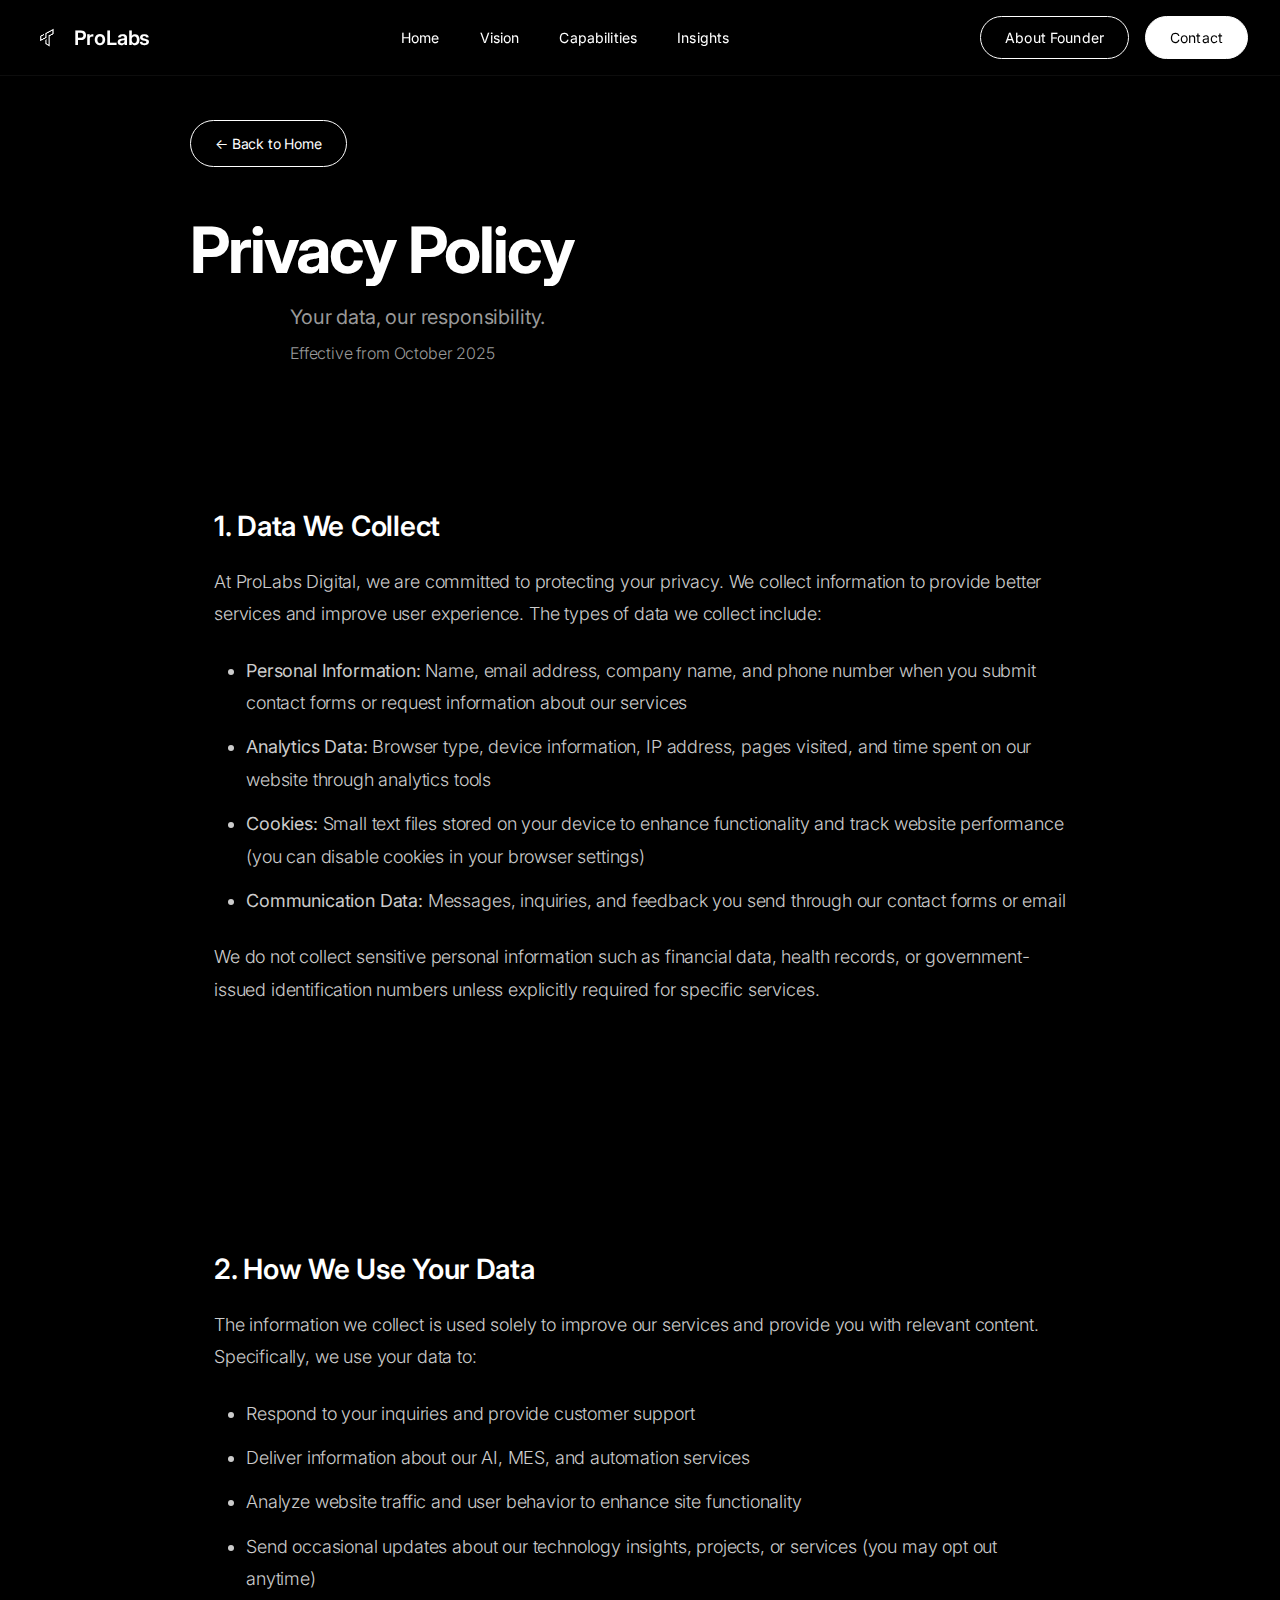
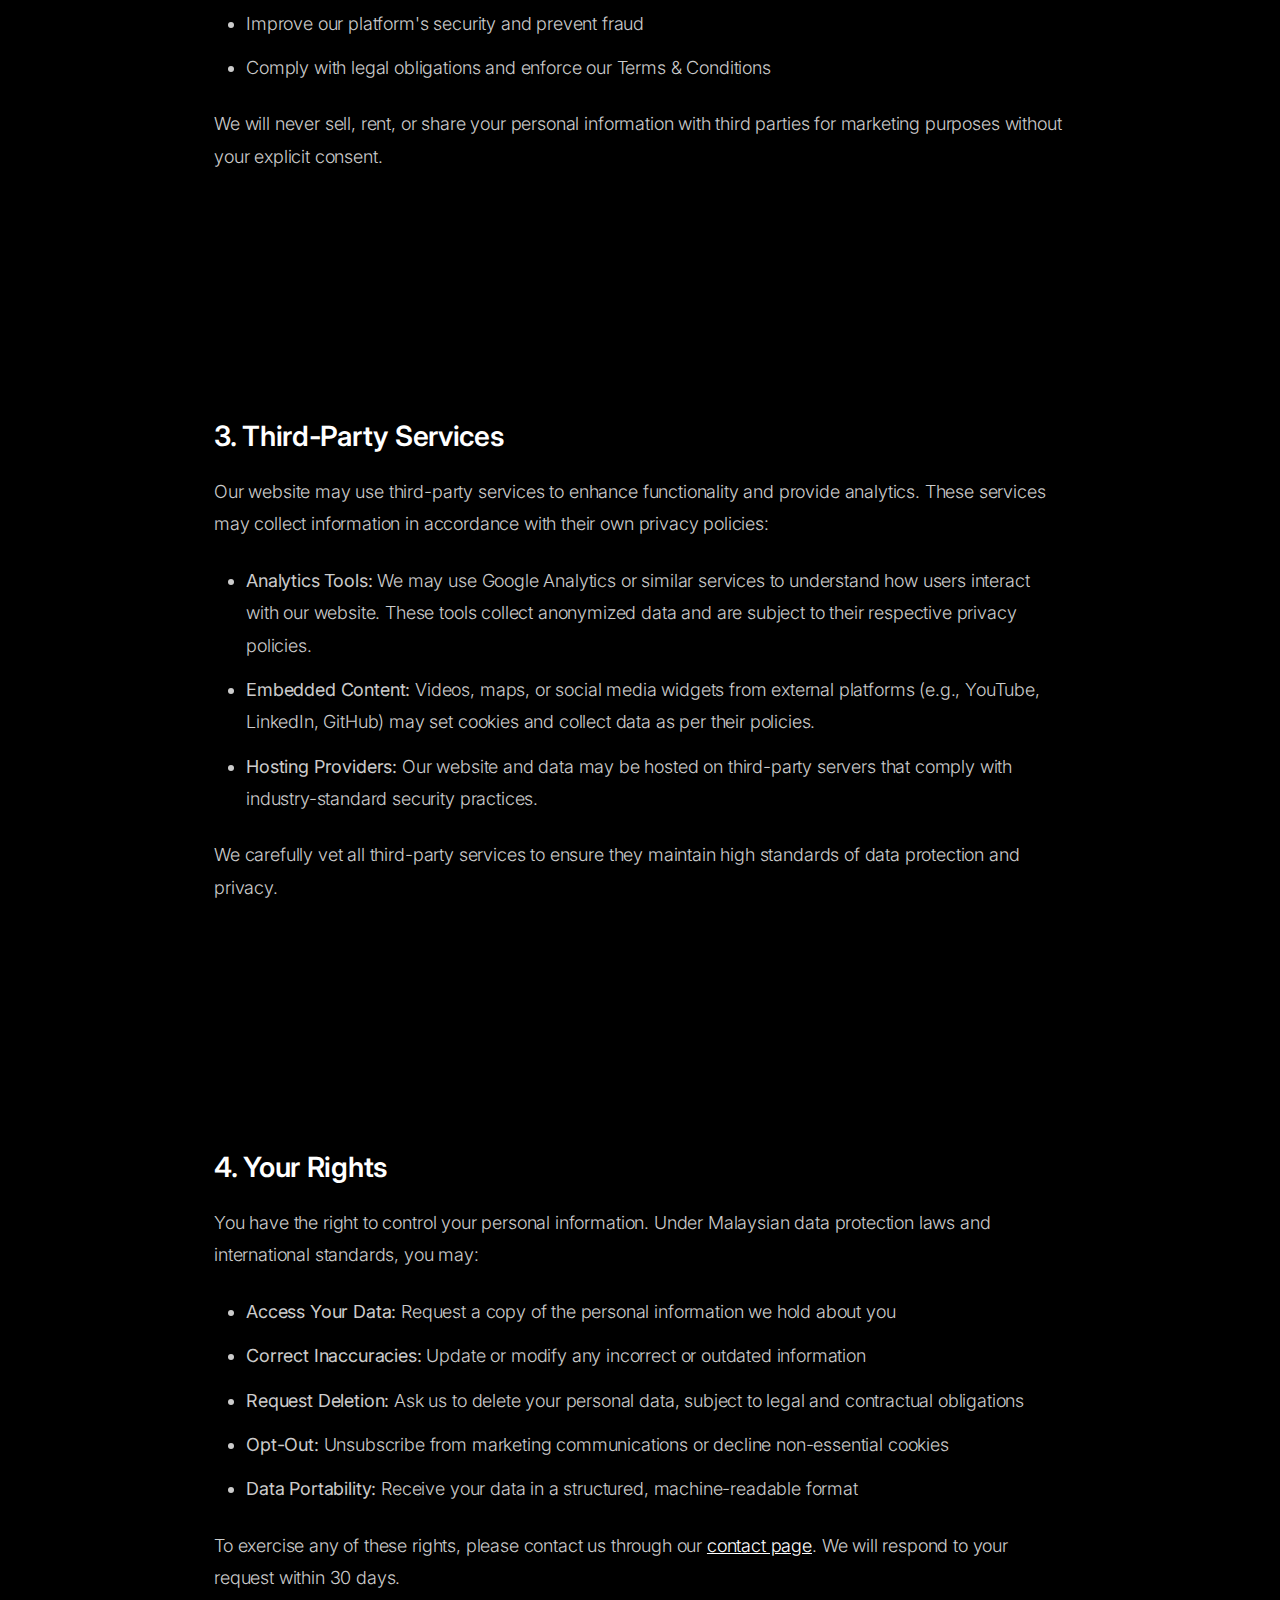
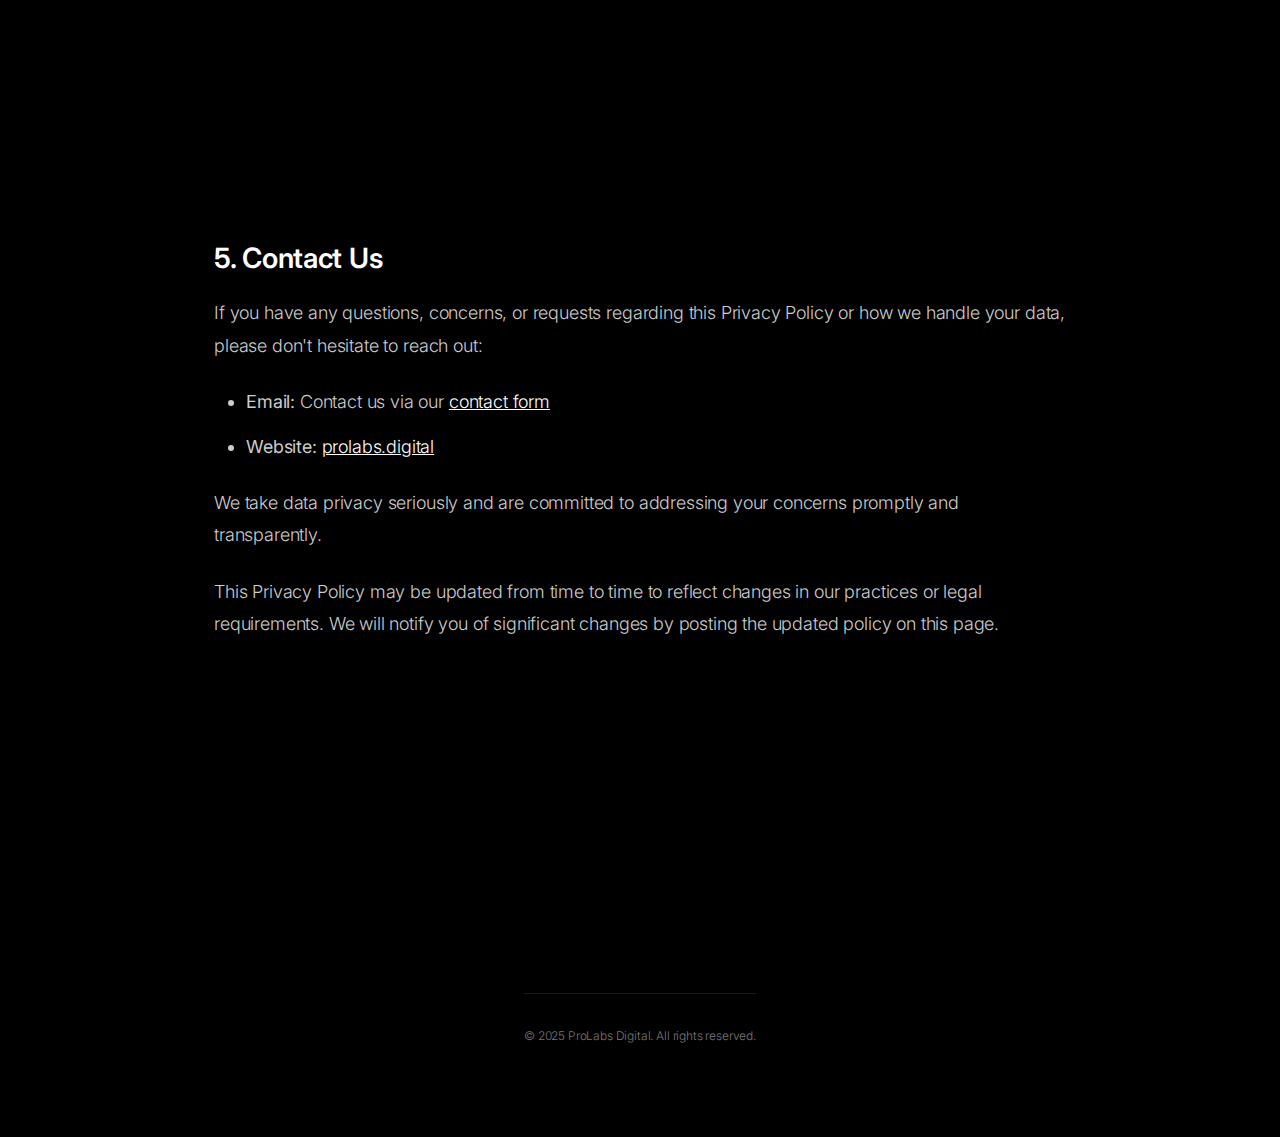
<file: privacy.html>
<!DOCTYPE html>
<html lang="en" class="scroll-smooth">
  <head>
    <meta charset="UTF-8" />
    <meta name="viewport" content="width=device-width, initial-scale=1.0" />
    <title>Privacy Policy | ProLabs Digital</title>
    <link rel="preconnect" href="https://fonts.googleapis.com" />
    <link rel="preconnect" href="https://fonts.gstatic.com" crossorigin />
    <link
      href="https://fonts.googleapis.com/css2?family=Inter:wght@300;400;500;600;700&display=swap"
      rel="stylesheet"
    />
    <link rel="stylesheet" href="style.css" />
  </head>
  <body class="font-inter bg-black text-white antialiased">
    <!-- Navigation -->
    <header class="navbar">
      <div class="navbar-container">
        <div class="navbar-logo">
          <a href="index.html" style="display: flex; align-items: center; gap: 0.75rem; text-decoration: none;">
            <img src="assets/logo.png" alt="ProLabs" class="logo-icon" />
            <span class="logo-text">ProLabs</span>
          </a>
        </div>
        
        <nav class="navbar-nav">
          <a href="index.html#home" class="nav-link">Home</a>
          <a href="index.html#vision" class="nav-link">Vision</a>
          <a href="index.html#capabilities" class="nav-link">Capabilities</a>
          <a href="index.html#insights" class="nav-link">Insights</a>
        </nav>
        
        <div class="navbar-actions">
          <a href="index.html#founder" class="btn-outline">About Founder</a>
          <a href="contact.html" class="btn-primary">Contact</a>
        </div>
      </div>
    </header>

    <main class="legal-page">
      <div class="legal-container">
        <a href="index.html" class="back-button">← Back to Home</a>
        
        <h1 class="legal-title">Privacy Policy</h1>
        <p class="legal-subtitle">Your data, our responsibility.</p>
        <p class="legal-effective">Effective from October 2025</p>

        <section class="legal-section">
          <h2>1. Data We Collect</h2>
          <p>
            At ProLabs Digital, we are committed to protecting your privacy. We collect information to provide better 
            services and improve user experience. The types of data we collect include:
          </p>
          <ul class="legal-list">
            <li><strong>Personal Information:</strong> Name, email address, company name, and phone number when you submit 
            contact forms or request information about our services</li>
            <li><strong>Analytics Data:</strong> Browser type, device information, IP address, pages visited, and time spent 
            on our website through analytics tools</li>
            <li><strong>Cookies:</strong> Small text files stored on your device to enhance functionality and track website 
            performance (you can disable cookies in your browser settings)</li>
            <li><strong>Communication Data:</strong> Messages, inquiries, and feedback you send through our contact forms 
            or email</li>
          </ul>
          <p>
            We do not collect sensitive personal information such as financial data, health records, or government-issued 
            identification numbers unless explicitly required for specific services.
          </p>
        </section>

        <section class="legal-section">
          <h2>2. How We Use Your Data</h2>
          <p>
            The information we collect is used solely to improve our services and provide you with relevant content. 
            Specifically, we use your data to:
          </p>
          <ul class="legal-list">
            <li>Respond to your inquiries and provide customer support</li>
            <li>Deliver information about our AI, MES, and automation services</li>
            <li>Analyze website traffic and user behavior to enhance site functionality</li>
            <li>Send occasional updates about our technology insights, projects, or services (you may opt out anytime)</li>
            <li>Improve our platform's security and prevent fraud</li>
            <li>Comply with legal obligations and enforce our Terms & Conditions</li>
          </ul>
          <p>
            We will never sell, rent, or share your personal information with third parties for marketing purposes without 
            your explicit consent.
          </p>
        </section>

        <section class="legal-section">
          <h2>3. Third-Party Services</h2>
          <p>
            Our website may use third-party services to enhance functionality and provide analytics. These services may 
            collect information in accordance with their own privacy policies:
          </p>
          <ul class="legal-list">
            <li><strong>Analytics Tools:</strong> We may use Google Analytics or similar services to understand how users 
            interact with our website. These tools collect anonymized data and are subject to their respective privacy policies.</li>
            <li><strong>Embedded Content:</strong> Videos, maps, or social media widgets from external platforms (e.g., YouTube, 
            LinkedIn, GitHub) may set cookies and collect data as per their policies.</li>
            <li><strong>Hosting Providers:</strong> Our website and data may be hosted on third-party servers that comply 
            with industry-standard security practices.</li>
          </ul>
          <p>
            We carefully vet all third-party services to ensure they maintain high standards of data protection and privacy.
          </p>
        </section>

        <section class="legal-section">
          <h2>4. Your Rights</h2>
          <p>
            You have the right to control your personal information. Under Malaysian data protection laws and international 
            standards, you may:
          </p>
          <ul class="legal-list">
            <li><strong>Access Your Data:</strong> Request a copy of the personal information we hold about you</li>
            <li><strong>Correct Inaccuracies:</strong> Update or modify any incorrect or outdated information</li>
            <li><strong>Request Deletion:</strong> Ask us to delete your personal data, subject to legal and contractual obligations</li>
            <li><strong>Opt-Out:</strong> Unsubscribe from marketing communications or decline non-essential cookies</li>
            <li><strong>Data Portability:</strong> Receive your data in a structured, machine-readable format</li>
          </ul>
          <p>
            To exercise any of these rights, please contact us through our <a href="contact.html" class="legal-link">contact page</a>. 
            We will respond to your request within 30 days.
          </p>
        </section>

        <section class="legal-section">
          <h2>5. Contact Us</h2>
          <p>
            If you have any questions, concerns, or requests regarding this Privacy Policy or how we handle your data, 
            please don't hesitate to reach out:
          </p>
          <ul class="legal-list">
            <li><strong>Email:</strong> Contact us via our <a href="contact.html" class="legal-link">contact form</a></li>
            <li><strong>Website:</strong> <a href="index.html" class="legal-link">prolabs.digital</a></li>
          </ul>
          <p>
            We take data privacy seriously and are committed to addressing your concerns promptly and transparently.
          </p>
          <p>
            This Privacy Policy may be updated from time to time to reflect changes in our practices or legal requirements. 
            We will notify you of significant changes by posting the updated policy on this page.
          </p>
        </section>
      </div>
    </main>

    <!-- Footer -->
    <section class="footer-section">
      <footer class="footer-content" style="padding-top: 4rem;">
        <p class="footer-bottom">&copy; 2025 ProLabs Digital. All rights reserved.</p>
      </footer>
    </section>

    <script src="script.js"></script>
  </body>
</html>
</file>
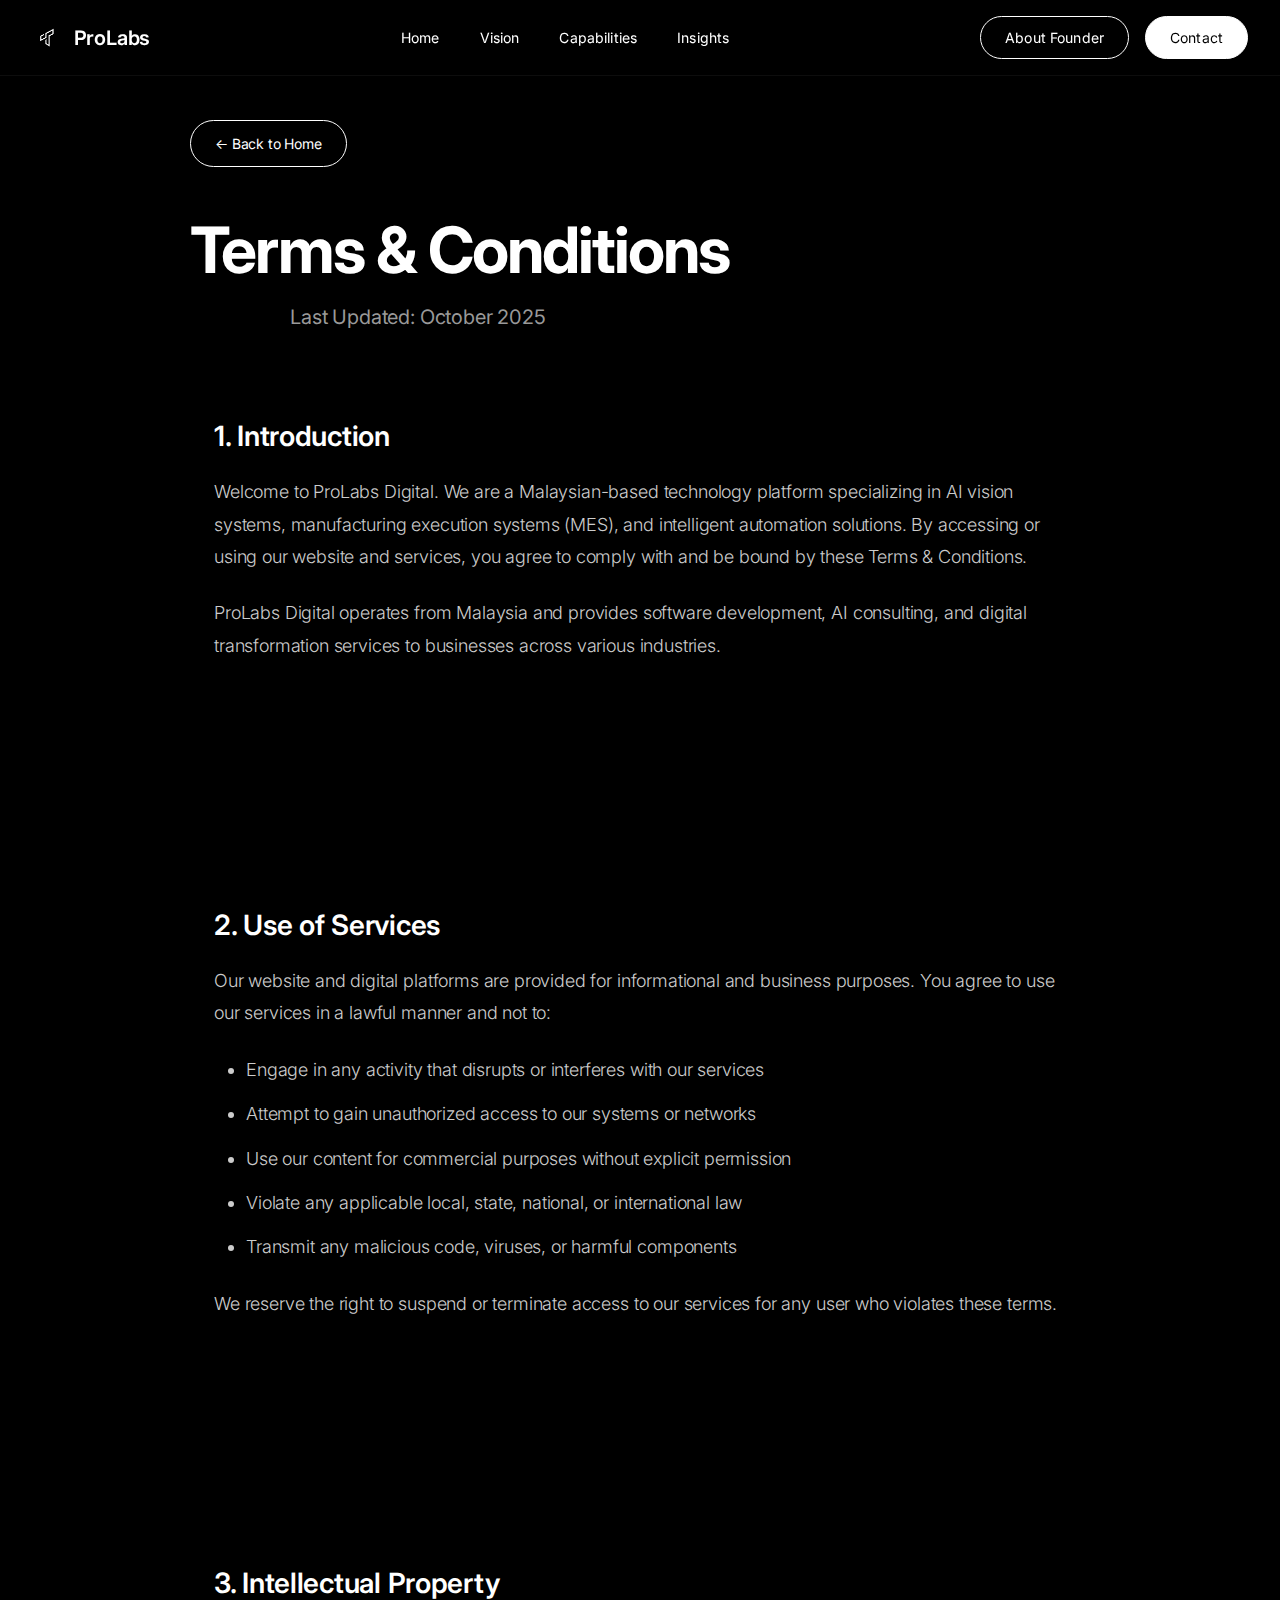
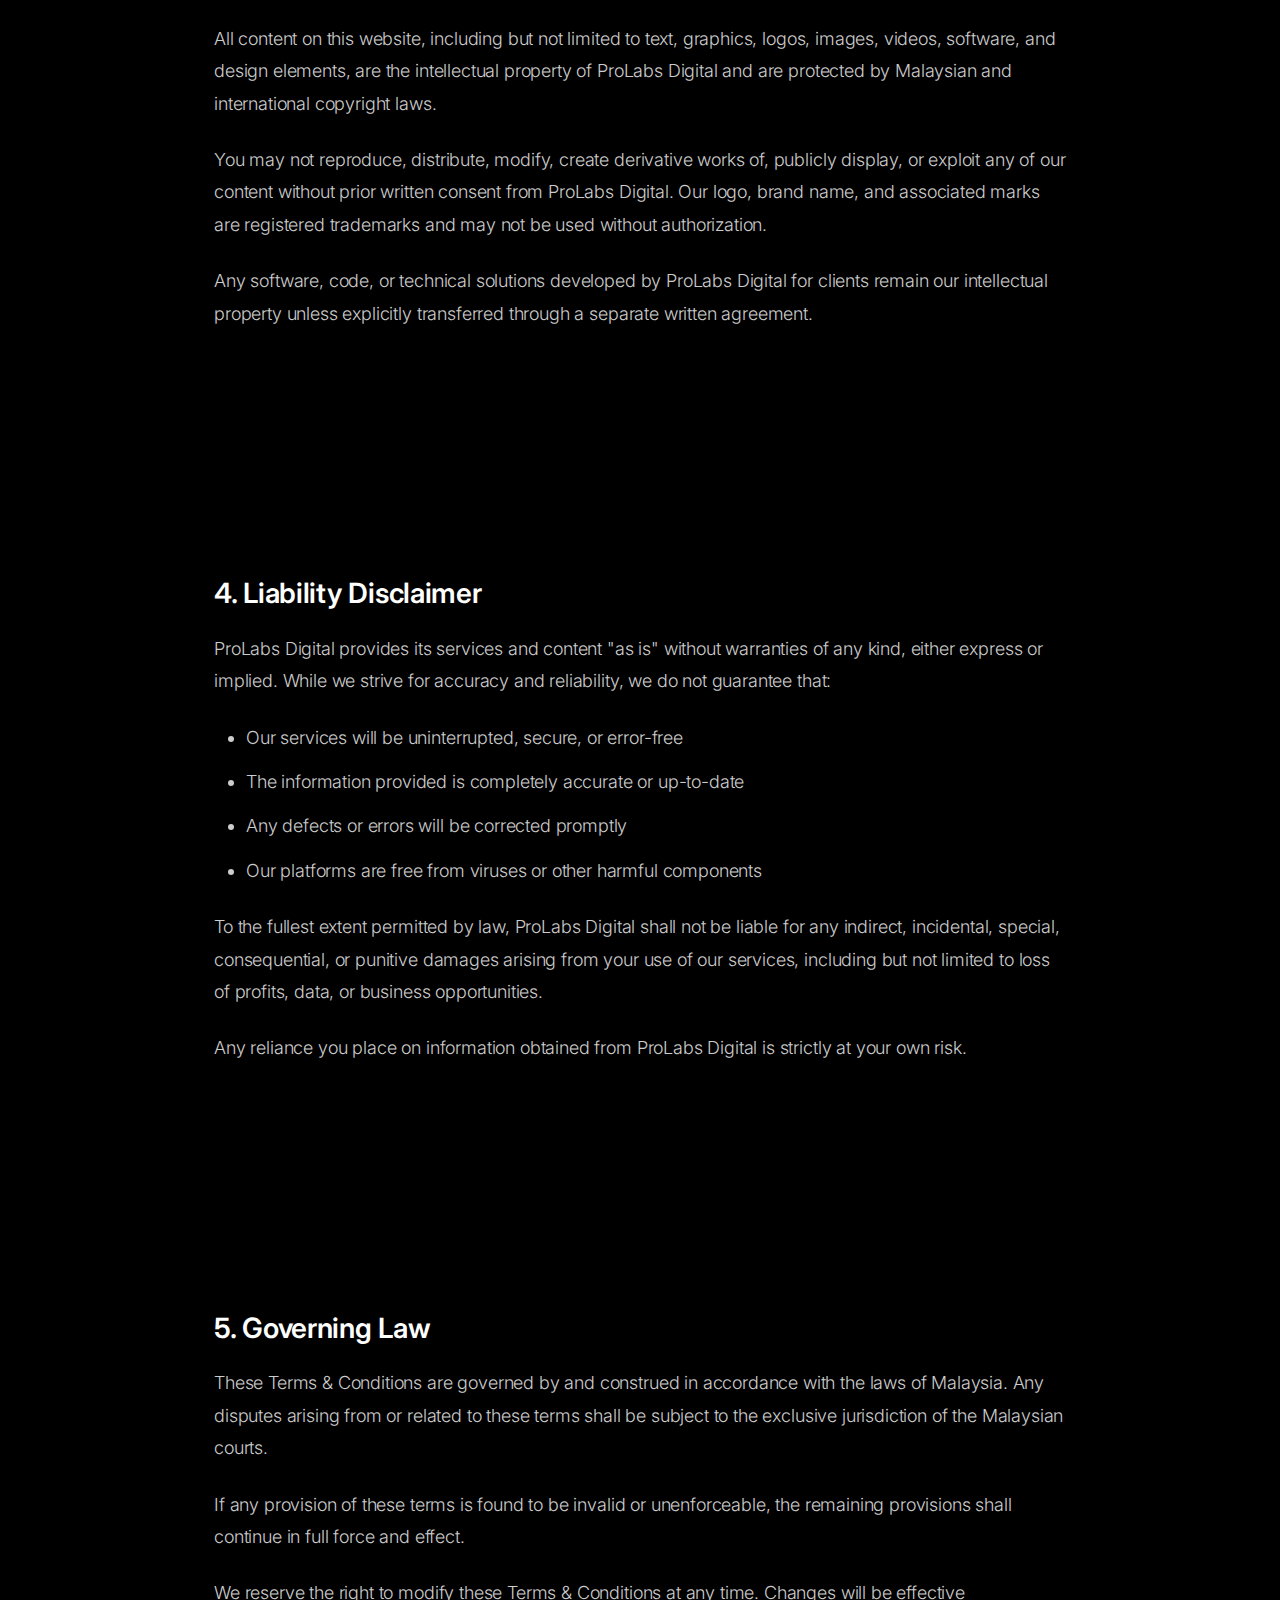
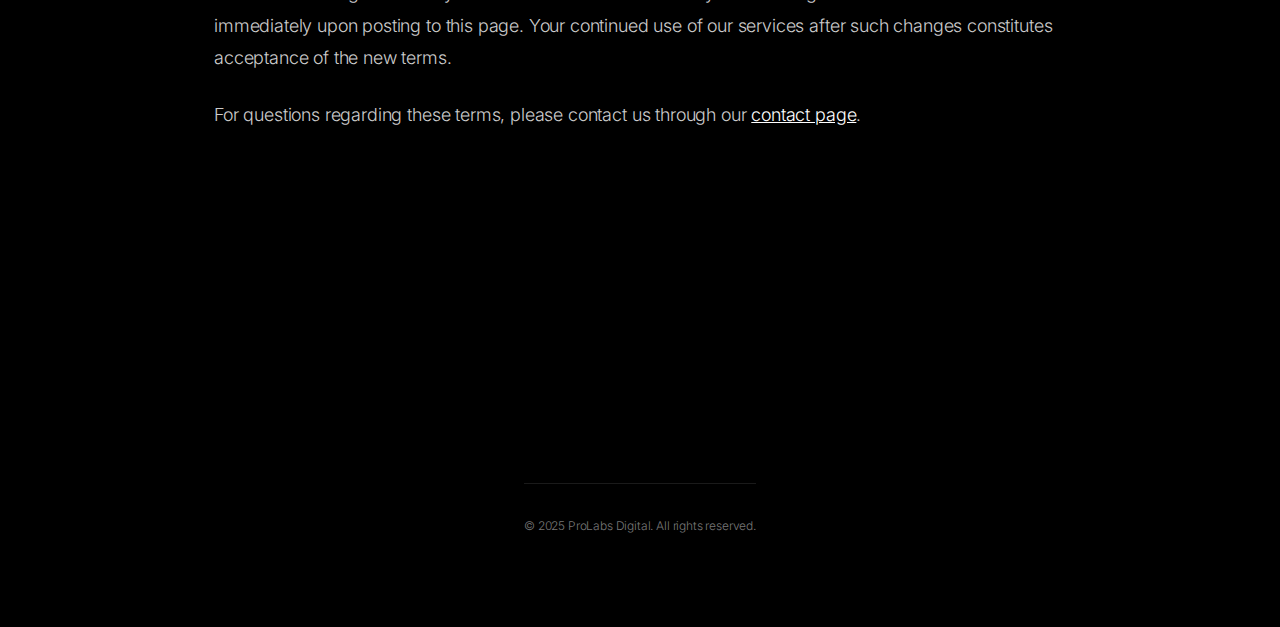
<file: terms.html>
<!DOCTYPE html>
<html lang="en" class="scroll-smooth">
  <head>
    <meta charset="UTF-8" />
    <meta name="viewport" content="width=device-width, initial-scale=1.0" />
    <title>Terms & Conditions | ProLabs Digital</title>
    <link rel="preconnect" href="https://fonts.googleapis.com" />
    <link rel="preconnect" href="https://fonts.gstatic.com" crossorigin />
    <link
      href="https://fonts.googleapis.com/css2?family=Inter:wght@300;400;500;600;700&display=swap"
      rel="stylesheet"
    />
    <link rel="stylesheet" href="style.css" />
  </head>
  <body class="font-inter bg-black text-white antialiased">
    <!-- Navigation -->
    <header class="navbar">
      <div class="navbar-container">
        <div class="navbar-logo">
          <a href="index.html" style="display: flex; align-items: center; gap: 0.75rem; text-decoration: none;">
            <img src="assets/logo.png" alt="ProLabs" class="logo-icon" />
            <span class="logo-text">ProLabs</span>
          </a>
        </div>
        
        <nav class="navbar-nav">
          <a href="index.html#home" class="nav-link">Home</a>
          <a href="index.html#vision" class="nav-link">Vision</a>
          <a href="index.html#capabilities" class="nav-link">Capabilities</a>
          <a href="index.html#insights" class="nav-link">Insights</a>
        </nav>
        
        <div class="navbar-actions">
          <a href="index.html#founder" class="btn-outline">About Founder</a>
          <a href="contact.html" class="btn-primary">Contact</a>
        </div>
      </div>
    </header>

    <main class="legal-page">
      <div class="legal-container">
        <a href="index.html" class="back-button">← Back to Home</a>
        
        <h1 class="legal-title">Terms & Conditions</h1>
        <p class="legal-subtitle">Last Updated: October 2025</p>

        <section class="legal-section">
          <h2>1. Introduction</h2>
          <p>
            Welcome to ProLabs Digital. We are a Malaysian-based technology platform specializing in AI vision systems, 
            manufacturing execution systems (MES), and intelligent automation solutions. By accessing or using our website 
            and services, you agree to comply with and be bound by these Terms & Conditions.
          </p>
          <p>
            ProLabs Digital operates from Malaysia and provides software development, AI consulting, and digital 
            transformation services to businesses across various industries.
          </p>
        </section>

        <section class="legal-section">
          <h2>2. Use of Services</h2>
          <p>
            Our website and digital platforms are provided for informational and business purposes. You agree to use our 
            services in a lawful manner and not to:
          </p>
          <ul class="legal-list">
            <li>Engage in any activity that disrupts or interferes with our services</li>
            <li>Attempt to gain unauthorized access to our systems or networks</li>
            <li>Use our content for commercial purposes without explicit permission</li>
            <li>Violate any applicable local, state, national, or international law</li>
            <li>Transmit any malicious code, viruses, or harmful components</li>
          </ul>
          <p>
            We reserve the right to suspend or terminate access to our services for any user who violates these terms.
          </p>
        </section>

        <section class="legal-section">
          <h2>3. Intellectual Property</h2>
          <p>
            All content on this website, including but not limited to text, graphics, logos, images, videos, software, 
            and design elements, are the intellectual property of ProLabs Digital and are protected by Malaysian and 
            international copyright laws.
          </p>
          <p>
            You may not reproduce, distribute, modify, create derivative works of, publicly display, or exploit any of 
            our content without prior written consent from ProLabs Digital. Our logo, brand name, and associated marks 
            are registered trademarks and may not be used without authorization.
          </p>
          <p>
            Any software, code, or technical solutions developed by ProLabs Digital for clients remain our intellectual 
            property unless explicitly transferred through a separate written agreement.
          </p>
        </section>

        <section class="legal-section">
          <h2>4. Liability Disclaimer</h2>
          <p>
            ProLabs Digital provides its services and content "as is" without warranties of any kind, either express or implied. 
            While we strive for accuracy and reliability, we do not guarantee that:
          </p>
          <ul class="legal-list">
            <li>Our services will be uninterrupted, secure, or error-free</li>
            <li>The information provided is completely accurate or up-to-date</li>
            <li>Any defects or errors will be corrected promptly</li>
            <li>Our platforms are free from viruses or other harmful components</li>
          </ul>
          <p>
            To the fullest extent permitted by law, ProLabs Digital shall not be liable for any indirect, incidental, 
            special, consequential, or punitive damages arising from your use of our services, including but not limited 
            to loss of profits, data, or business opportunities.
          </p>
          <p>
            Any reliance you place on information obtained from ProLabs Digital is strictly at your own risk.
          </p>
        </section>

        <section class="legal-section">
          <h2>5. Governing Law</h2>
          <p>
            These Terms & Conditions are governed by and construed in accordance with the laws of Malaysia. Any disputes 
            arising from or related to these terms shall be subject to the exclusive jurisdiction of the Malaysian courts.
          </p>
          <p>
            If any provision of these terms is found to be invalid or unenforceable, the remaining provisions shall continue 
            in full force and effect.
          </p>
          <p>
            We reserve the right to modify these Terms & Conditions at any time. Changes will be effective immediately upon 
            posting to this page. Your continued use of our services after such changes constitutes acceptance of the new terms.
          </p>
          <p>
            For questions regarding these terms, please contact us through our <a href="contact.html" class="legal-link">contact page</a>.
          </p>
        </section>
      </div>
    </main>

    <!-- Footer -->
    <section class="footer-section">
      <footer class="footer-content" style="padding-top: 4rem;">
        <p class="footer-bottom">&copy; 2025 ProLabs Digital. All rights reserved.</p>
      </footer>
    </section>

    <script src="script.js"></script>
  </body>
</html>
</file>
<file: style.css>
﻿
/* Reset and Base Styles */
* {
  margin: 0;
  padding: 0;
  box-sizing: border-box;
}

:root {
  --black: #000000;
  --white: #ffffff;
  --gray-light: #cccccc;
  --gray-medium: #999999;
  --gray-dark: #333333;
  --accent-hover: rgba(255, 255, 255, 0.1);
  --font-inter: 'Inter', 'Neue Haas Grotesk Display Pro', 'Helvetica Neue', sans-serif;
  
  /* Spacing tokens */
  --space-xxl: 120px;
  --space-xl: 96px;
  --space-lg: 72px;
  --space-md: 48px;
  --space-sm: 32px;
  
  /* Container */
  --container-width: min(1100px, 92vw);

  /* Layout */
  --navbar-height: 80px;
}

html {
  scroll-behavior: smooth;
  font-family: var(--font-inter);
  font-size: 16px;
  line-height: 1.5;
  scroll-padding-top: 80px;
  /* Improve touch scrolling on iOS */
  -webkit-overflow-scrolling: touch;
}

/* Global smooth scrolling */
* {
  scroll-behavior: smooth;
  /* Improve tap highlighting on mobile */
  -webkit-tap-highlight-color: rgba(255, 255, 255, 0.1);
}

body {
  background-color: var(--black);
  color: var(--white);
  font-family: var(--font-inter);
  font-weight: 300;
  letter-spacing: -0.01em;
  -webkit-font-smoothing: antialiased;
  -moz-osx-font-smoothing: grayscale;
  overflow-x: hidden;
  /* Prevent horizontal scroll on mobile */
  max-width: 100vw;
  position: relative;
}

/* Typography */
h1, h2, h3, h4, h5, h6 {
  font-family: var(--font-inter);
  font-weight: 600;
  color: var(--white);
  line-height: 1.1;
  letter-spacing: -0.02em;
}

h1 {
  font-size: clamp(3rem, 8vw, 5rem);
  font-weight: 700;
  letter-spacing: -0.03em;
  margin-bottom: 2rem;
}

p {
  font-weight: 300;
  font-size: 1.125rem;
  line-height: 1.6;
  color: var(--gray-light);
  max-width: 700px;
  margin: 0 auto;
}

/* Navigation */
.navbar {
  position: fixed;
  top: 0;
  left: 0;
  right: 0;
  z-index: 1000;
  background-color: rgba(0, 0, 0, 0.95);
  backdrop-filter: blur(20px);
  border-bottom: 1px solid rgba(255, 255, 255, 0.05);
  padding: 1rem 0;
}

.navbar-container {
  max-width: 1400px;
  margin: 0 auto;
  padding: 0 2rem;
  display: flex;
  align-items: center;
  justify-content: space-between;
}

.navbar-logo {
  display: flex;
  align-items: center;
  gap: 0.75rem;
}

.logo-icon {
  height: 32px;
  width: auto;
  filter: brightness(0) invert(1);
}

.logo-text {
  font-size: 1.25rem;
  font-weight: 600;
  color: var(--white);
  letter-spacing: -0.01em;
}

.navbar-nav {
  display: flex;
  align-items: center;
  gap: 2.5rem;
}

.nav-link {
  color: var(--white);
  text-decoration: none;
  font-size: 0.875rem;
  font-weight: 400;
  letter-spacing: 0.01em;
  transition: opacity 0.3s ease;
}

.nav-link:hover {
  opacity: 0.7;
}

.navbar-actions {
  display: flex;
  align-items: center;
  gap: 1rem;
}

/* Unified Button Styles */
.btn-outline,
.btn-primary,
.btn-hero,
.project-button,
.cta-button {
  display: inline-flex;
  align-items: center;
  justify-content: center;
  padding: 12px 30px;
  border: 1px solid var(--white);
  background: transparent;
  color: var(--white);
  text-decoration: none;
  font-size: 16px;
  font-weight: 400;
  border-radius: 50px;
  transition: all 0.3s ease;
  letter-spacing: 0.01em;
  cursor: pointer;
}

.btn-outline:hover,
.btn-hero:hover,
.project-button:hover,
.cta-button:hover {
  background-color: var(--white);
  color: var(--black);
  transform: translateY(-2px);
}

/* Mobile Menu Toggle Button */
.mobile-menu-toggle {
  display: none;
  flex-direction: column;
  justify-content: space-around;
  width: 28px;
  height: 28px;
  background: transparent;
  border: none;
  cursor: pointer;
  padding: 0;
  z-index: 1001;
}

.menu-icon {
  width: 100%;
  height: 2px;
  background-color: var(--white);
  transition: all 0.3s ease;
  border-radius: 2px;
}

.mobile-menu-toggle.active .menu-icon:nth-child(1) {
  transform: rotate(45deg) translateY(10px);
}

.mobile-menu-toggle.active .menu-icon:nth-child(2) {
  opacity: 0;
}

.mobile-menu-toggle.active .menu-icon:nth-child(3) {
  transform: rotate(-45deg) translateY(-10px);
}

/* Reveal Animation System */
[data-reveal] {
  opacity: 0;
  transform: translateY(18px);
  transition: opacity 0.65s ease, transform 0.65s ease;
}

[data-reveal].in {
  opacity: 1;
  transform: translateY(0);
}

[data-reveal="fade"] {
  transform: none;
}

[data-reveal="fade"].in {
  opacity: 1;
}

.btn-primary {
  background-color: var(--white);
  color: var(--black);
}

.btn-primary:hover {
  background-color: var(--gray-light);
  transform: translateY(-2px);
}

/* Theme Toggle Button */
.theme-toggle {
  display: flex;
  align-items: center;
  justify-content: center;
  width: 44px;
  height: 44px;
  background: transparent;
  border: 1px solid rgba(255, 255, 255, 0.3);
  border-radius: 8px;
  cursor: pointer;
  transition: all 0.3s ease;
  font-size: 1.25rem;
}

.theme-toggle:hover {
  border-color: var(--white);
  background: rgba(255, 255, 255, 0.1);
  transform: translateY(-2px);
}

.theme-icon {
  transition: transform 0.5s ease;
}

.theme-toggle:hover .theme-icon {
  transform: rotate(20deg) scale(1.1);
}

/* Light Mode Styles */
body.light-mode {
  background-color: #FAFAFA;
  color: #111111;
  transition: background-color 0.8s ease, color 0.8s ease;
}

body.light-mode .navbar {
  background-color: rgba(250, 250, 250, 0.95);
  border-bottom: 1px solid rgba(0, 0, 0, 0.08);
}

body.light-mode .navbar-nav {
  background: rgba(250, 250, 250, 0.98);
  border-left: 1px solid rgba(0, 0, 0, 0.08);
}

body.light-mode .nav-link {
  border-bottom-color: rgba(0, 0, 0, 0.05);
}

body.light-mode .menu-icon {
  background-color: #111111;
}

body.light-mode .navbar-logo,
body.light-mode .logo-text,
body.light-mode .nav-link,
body.light-mode h1,
body.light-mode h2,
body.light-mode h3,
body.light-mode h4,
body.light-mode h5,
body.light-mode h6,
body.light-mode .hero-title,
body.light-mode .hero-title-line,
body.light-mode .hero-subtitle,
body.light-mode .section-heading,
body.light-mode .section-label,
body.light-mode .capability-title-main,
body.light-mode .insight-title,
body.light-mode .founder-name,
body.light-mode .location-heading {
  color: #0a0a0a;
}

body.light-mode p,
body.light-mode .hero-description,
body.light-mode .section-description,
body.light-mode .section-subtitle,
body.light-mode .capability-description-main,
body.light-mode .insight-preview,
body.light-mode .founder-role,
body.light-mode .founder-bio,
body.light-mode .location-description,
body.light-mode .contact-info-text {
  color: #4a5568 !important;
}

body.light-mode .logo-icon {
  filter: brightness(0) invert(0);
}

body.light-mode .nav-link:hover {
  color: #000000;
}

body.light-mode .btn-outline {
  border-color: rgba(0, 0, 0, 0.3);
  color: #111111;
}

body.light-mode .btn-outline:hover {
  border-color: #000000;
  background: rgba(0, 0, 0, 0.05);
}

body.light-mode .btn-primary {
  background: #111111;
  color: #F8F8F8;
}

body.light-mode .btn-primary:hover {
  background: #333333;
}

body.light-mode .btn-hero {
  background: #000000;
  color: #ffffff;
  box-shadow: 0 4px 14px rgba(0, 0, 0, 0.15);
}

body.light-mode .btn-hero:hover {
  background: #1a1a1a;
  color: #ffffff;
  box-shadow: 0 6px 20px rgba(0, 0, 0, 0.25);
}

body.light-mode .theme-toggle {
  border-color: rgba(0, 0, 0, 0.3);
}

body.light-mode .theme-toggle:hover {
  border-color: #000000;
  background: rgba(0, 0, 0, 0.05);
}

body.light-mode .hero-section,
body.light-mode .video-section,
body.light-mode .video-intro,
body.light-mode .vision-section,
body.light-mode .capabilities-section,
body.light-mode .insights-section,
body.light-mode .showcase-section,
body.light-mode .location-section,
body.light-mode .founder-section,
body.light-mode .contact-section,
body.light-mode .footer-section {
  background: #FAFAFA;
  color: #111111;
}

body.light-mode .hero-title {
  color: #0a0a0a;
  font-weight: 700;
  text-shadow: 0 1px 2px rgba(0, 0, 0, 0.03);
}

body.light-mode .hero-description {
  color: #4a5568 !important;
  font-weight: 400;
  line-height: 1.8;
}

body.light-mode .btn-hero {
  background: #0a0a0a;
  color: #ffffff;
  box-shadow: 0 4px 14px rgba(0, 0, 0, 0.15);
  font-weight: 600;
}

body.light-mode .btn-hero:hover {
  background: #1a1a1a;
  color: #ffffff;
  box-shadow: 0 6px 20px rgba(0, 0, 0, 0.25);
  transform: translateY(-2px);
}

body.light-mode .hero-image {
  box-shadow: 0 20px 60px rgba(0, 0, 0, 0.15);
  border-radius: 16px;
}

body.light-mode .hero-section::before {
  display: none;
}

body.light-mode .hero-section::after {
  display: none;
}

body.light-mode .vision-section::before,
body.light-mode .capabilities-section::after,
body.light-mode .insights-section::before,
body.light-mode .contact-section::before {
  background: radial-gradient(circle, rgba(59, 130, 246, 0.04) 0%, transparent 70%);
}

body.light-mode .scroll-cue {
  border-color: rgba(15, 23, 42, 0.35);
}

body.light-mode .scroll-cue::after {
  background: #0f172a;
}

body.light-mode .capability-card-main {
  background: linear-gradient(135deg, rgba(0, 0, 0, 0.03) 0%, rgba(0, 0, 0, 0.01) 100%);
  border-color: rgba(0, 0, 0, 0.15);
}

body.light-mode .capability-card-main:hover {
  background: linear-gradient(135deg, rgba(0, 0, 0, 0.06) 0%, rgba(0, 0, 0, 0.03) 100%);
  border-color: rgba(0, 0, 0, 0.3);
  box-shadow: 0 30px 60px rgba(0, 0, 0, 0.15),
              0 0 80px rgba(0, 0, 0, 0.05);
}

body.light-mode .capability-card-main::before {
  background: radial-gradient(circle at 50% 0%, rgba(0, 0, 0, 0.08), transparent 65%);
}

body.light-mode .capability-icon-main {
  background: linear-gradient(135deg, rgba(16, 185, 129, 0.08), rgba(255, 255, 255, 0.95));
  border-color: rgba(16, 185, 129, 0.3);
  box-shadow: 0 8px 24px rgba(0, 0, 0, 0.1);
}

body.light-mode .capability-card-main:hover .capability-icon-main {
  border-color: rgba(16, 185, 129, 0.6);
  background: linear-gradient(135deg, rgba(16, 185, 129, 0.15), rgba(255, 255, 255, 1));
  box-shadow: 0 0 30px rgba(16, 185, 129, 0.4),
              0 0 60px rgba(16, 185, 129, 0.2),
              0 8px 24px rgba(0, 0, 0, 0.15);
}

body.light-mode .capability-icon-main::before {
  background: conic-gradient(from 0deg, rgba(16, 185, 129, 0.5), rgba(59, 130, 246, 0.5), rgba(16, 185, 129, 0.5));
}

body.light-mode .capability-tagline {
  color: rgba(0, 0, 0, 0.5);
}

body.light-mode .capability-card-main:hover .capability-tagline {
  color: rgba(0, 0, 0, 0.8);
}

/* Light mode: Capability benefits list */
body.light-mode .capability-benefits li {
  color: rgba(0, 0, 0, 0.75);
}

body.light-mode .capability-card-main:hover .capability-benefits li {
  color: rgba(0, 0, 0, 0.85);
}

body.light-mode .capability-benefits li strong {
  color: #0a0a0a;
}

body.light-mode .check-icon {
  color: #059669;
}

/* Light mode: Capability CTA buttons */
body.light-mode .capability-cta {
  background: linear-gradient(135deg, rgba(16, 185, 129, 0.12), rgba(16, 185, 129, 0.08));
  border-color: rgba(16, 185, 129, 0.5);
  color: #0a0a0a;
}

body.light-mode .capability-cta::before {
  background: linear-gradient(135deg, rgba(16, 185, 129, 0.2), rgba(16, 185, 129, 0.12));
}

body.light-mode .capability-cta:hover {
  background: linear-gradient(135deg, rgba(16, 185, 129, 0.2), rgba(16, 185, 129, 0.12));
  border-color: rgba(16, 185, 129, 0.7);
  box-shadow: 0 6px 20px rgba(16, 185, 129, 0.3),
              0 0 30px rgba(16, 185, 129, 0.2);
}

body.light-mode .capability-cta svg {
  color: #059669;
}

/* Light mode: Capability card image overlay */
body.light-mode .capability-image::before {
  background: linear-gradient(180deg, transparent 0%, rgba(255, 255, 255, 0.5) 100%);
  opacity: 0.4;
}

body.light-mode .capability-card-main:hover .capability-image::before {
  opacity: 0.2;
}

body.light-mode .capability-image img {
  filter: grayscale(0.1) brightness(1.05);
}

body.light-mode .capability-card-main:hover .capability-image img {
  filter: grayscale(0) brightness(1.1);
}

/* Light mode: Capability card top accent */
body.light-mode .capability-card-main::after {
  background: linear-gradient(90deg, rgba(16, 185, 129, 0.9), rgba(59, 130, 246, 0.9));
}

/* Light mode: Section intro text */
body.light-mode .section-intro {
  color: #4a5568;
}

body.light-mode .insight-card {
  background: rgba(0, 0, 0, 0.03);
  border-color: rgba(0, 0, 0, 0.12);
}

body.light-mode .insight-card:hover {
  border-color: rgba(0, 0, 0, 0.25);
  box-shadow: 0 24px 48px rgba(0, 0, 0, 0.15),
              0 0 0 1px rgba(0, 0, 0, 0.1);
  background: rgba(0, 0, 0, 0.05);
}

/* Light mode: Insight card images */
body.light-mode .insight-image::before {
  background: linear-gradient(180deg, transparent 0%, rgba(255, 255, 255, 0.5) 100%);
  opacity: 0.4;
}

body.light-mode .insight-card:hover .insight-image::before {
  opacity: 0.2;
}

body.light-mode .insight-image img {
  filter: grayscale(0.1) brightness(1.05);
}

body.light-mode .insight-card:hover .insight-image img {
  filter: grayscale(0) brightness(1.1);
}

/* Light mode: Category badges */
body.light-mode .insight-category-badge {
  background: rgba(255, 255, 255, 0.95);
  border-color: rgba(0, 0, 0, 0.15);
  color: #0a0a0a;
  box-shadow: 0 2px 8px rgba(0, 0, 0, 0.1);
}

body.light-mode .insight-card:hover .insight-category-badge {
  background: rgba(59, 130, 246, 0.95);
  border-color: rgba(59, 130, 246, 1);
  color: #ffffff;
}

/* Light mode: Insight titles and text */
body.light-mode .insight-title {
  color: #0a0a0a;
}

body.light-mode .insight-preview {
  color: rgba(0, 0, 0, 0.75);
}

body.light-mode .insight-card:hover .insight-preview {
  color: rgba(0, 0, 0, 0.85);
}

/* Light mode: Insight links */
body.light-mode .insight-link {
  background: rgba(59, 130, 246, 0.1);
  border-color: rgba(59, 130, 246, 0.4);
  color: #0a0a0a;
}

body.light-mode .insight-link::before {
  background: linear-gradient(135deg, rgba(59, 130, 246, 0.2), rgba(59, 130, 246, 0.12));
}

body.light-mode .insight-link:hover {
  background: rgba(59, 130, 246, 0.2);
  border-color: rgba(59, 130, 246, 0.6);
  box-shadow: 0 6px 20px rgba(59, 130, 246, 0.35),
              0 0 30px rgba(59, 130, 246, 0.2);
}

body.light-mode .insight-link svg {
  color: #3b82f6;
}

/* Light mode: Top accent bar */
body.light-mode .insight-card::before {
  background: linear-gradient(90deg, rgba(59, 130, 246, 0.9), rgba(16, 185, 129, 0.9));
}

body.light-mode .insight-image {
  background: #E0E0E0;
  color: #666666;
}

body.light-mode .location-info-card {
  background: rgba(0, 0, 0, 0.03);
  border-color: rgba(0, 0, 0, 0.1);
}

body.light-mode .location-info-card:hover {
  background: rgba(0, 0, 0, 0.05);
  border-color: rgba(0, 0, 0, 0.2);
}

body.light-mode .location-info-card h3 {
  color: #111111;
}

body.light-mode .location-info-card p {
  color: #444444;
}

body.light-mode .location-map iframe {
  filter: grayscale(0%) contrast(1) brightness(1.05);
}

body.light-mode .founder-image::before {
  background: conic-gradient(from 0deg, rgba(0, 0, 0, 0.3), transparent, rgba(0, 0, 0, 0.3));
}

body.light-mode .founder-image::after {
  background: radial-gradient(circle at 30% 30%, rgba(255, 255, 255, 0.4), transparent 60%);
}

body.light-mode .founder-image img {
  border-color: rgba(0, 0, 0, 0.3);
  box-shadow: 0 20px 50px rgba(0, 0, 0, 0.2),
              0 0 60px rgba(0, 0, 0, 0.05);
}

body.light-mode .founder-image:hover img {
  border-color: rgba(0, 0, 0, 0.6);
  box-shadow: 0 25px 60px rgba(0, 0, 0, 0.3),
              0 0 80px rgba(0, 0, 0, 0.1);
}

body.light-mode .social-link {
  border-color: rgba(0, 0, 0, 0.2);
  color: #111111;
}

body.light-mode .social-link:hover {
  border-color: #000000;
  background: rgba(0, 0, 0, 0.05);
}

body.light-mode .form-input,
body.light-mode .form-textarea {
  background: rgba(0, 0, 0, 0.03);
  border-color: rgba(0, 0, 0, 0.1);
  color: #111111;
}

body.light-mode .form-input:focus,
body.light-mode .form-textarea:focus {
  border-color: rgba(0, 0, 0, 0.4);
  background: rgba(0, 0, 0, 0.05);
}

body.light-mode .form-label {
  color: #4b5563;
  font-weight: 500;
}

body.light-mode .contact-card {
  background: #fafafa;
  border-color: rgba(0, 0, 0, 0.08);
}

body.light-mode .contact-card:hover {
  border-color: rgba(0, 0, 0, 0.15);
  background: #f5f5f5;
}

body.light-mode .email-card:hover {
  border-color: rgba(59, 130, 246, 0.3);
}

body.light-mode .whatsapp-card:hover {
  border-color: rgba(16, 185, 129, 0.3);
}

body.light-mode .card-title {
  color: #111827;
  font-weight: 600;
}

/* Light Mode: Contact Section */
body.light-mode .contact-section {
  background: #ffffff;
}

.contact-content-main .section-subtitle {
  max-width: 560px;
  margin-left: auto;
  margin-right: auto;
}

/* Light Mode: Simplified Icons */
body.light-mode .card-icon-simple {
  background: rgba(0, 0, 0, 0.04);
  border-color: rgba(0, 0, 0, 0.08);
}

body.light-mode .email-card .card-icon-simple {
  color: #3b82f6;
}

body.light-mode .whatsapp-card .card-icon-simple {
  color: #10b981;
}

body.light-mode .contact-card:hover .card-icon-simple {
  background: rgba(0, 0, 0, 0.06);
  border-color: rgba(0, 0, 0, 0.12);
}

/* Light Mode: Input Placeholders */
body.light-mode .form-input::placeholder,
body.light-mode .form-textarea::placeholder {
  color: rgba(0, 0, 0, 0.4);
}

body.light-mode .form-input:hover,
body.light-mode .form-textarea:hover {
  border-color: rgba(0, 0, 0, 0.2);
  background: rgba(0, 0, 0, 0.04);
}

/* Light Mode: Focus States */
body.light-mode .form-input:focus,
body.light-mode .form-textarea:focus {
  border-color: rgba(59, 130, 246, 0.6);
  background: rgba(255, 255, 255, 0.9);
  box-shadow: 0 0 0 4px rgba(59, 130, 246, 0.12);
}

body.light-mode .whatsapp-form .form-input:focus,
body.light-mode .whatsapp-form .form-textarea:focus {
  border-color: rgba(37, 211, 102, 0.6);
  box-shadow: 0 0 0 4px rgba(37, 211, 102, 0.12);
}

/* Light Mode: Contact Links */
body.light-mode .contact-link {
  color: #0a0a0a;
  border-bottom-color: rgba(0, 0, 0, 0.4);
}

body.light-mode .contact-link:hover {
  color: #2563eb;
  border-bottom-color: #2563eb;
}

body.light-mode .contact-info-text {
  color: #4b5563;
}

body.light-mode .email-icon {
  background: linear-gradient(135deg, rgba(59, 130, 246, 0.15), rgba(37, 99, 235, 0.12));
  border-color: rgba(59, 130, 246, 0.25);
}

body.light-mode .whatsapp-icon {
  background: linear-gradient(135deg, rgba(37, 211, 102, 0.15), rgba(32, 186, 90, 0.12));
  border-color: rgba(37, 211, 102, 0.25);
}

body.light-mode .email-icon svg,
body.light-mode .whatsapp-icon svg {
  color: #111111;
  opacity: 0.9;
}

body.light-mode .form-input,
body.light-mode .form-textarea {
  background: rgba(0, 0, 0, 0.04);
  border-color: rgba(0, 0, 0, 0.15);
  color: #111111;
}

body.light-mode .form-input::placeholder,
body.light-mode .form-textarea::placeholder {
  color: #6b7280;
  opacity: 0.8;
}

body.light-mode .form-input:focus,
body.light-mode .form-textarea:focus {
  background: rgba(0, 0, 0, 0.05);
  border-color: rgba(0, 0, 0, 0.25);
  box-shadow: 0 0 0 3px rgba(0, 0, 0, 0.05);
}

/* Light mode: Form submit buttons */
body.light-mode .email-submit {
  background: linear-gradient(135deg, #3b82f6, #2563eb);
  color: white;
  box-shadow: 0 4px 15px rgba(59, 130, 246, 0.4);
}

body.light-mode .email-submit:hover {
  box-shadow: 0 8px 25px rgba(59, 130, 246, 0.5);
}

body.light-mode .whatsapp-submit {
  background: linear-gradient(135deg, #25d366, #20ba5a);
  color: white;
  box-shadow: 0 4px 15px rgba(37, 211, 102, 0.4);
}

body.light-mode .whatsapp-submit:hover {
  box-shadow: 0 8px 25px rgba(37, 211, 102, 0.6);
}

body.light-mode .contact-link {
  color: #0a0a0a;
  border-bottom-color: rgba(0, 0, 0, 0.4);
  font-weight: 500;
}

body.light-mode .contact-link:hover {
  border-bottom-color: #000000;
  color: #000000;
}

body.light-mode .footer-section {
  background-color: #ffffff;
  color: #111111;
  border-top: 1px solid rgba(0, 0, 0, 0.08);
}

body.light-mode .footer-video-container video {
  background: #f0f0f0;
}

body.light-mode .footer-content {
  background-color: #ffffff;
  color: #111111;
}

body.light-mode .footer-column h4 {
  color: #111111;
}

body.light-mode .footer-column a {
  color: #444444;
}

body.light-mode .footer-column a:hover {
  color: #000000;
}

body.light-mode .footer-bottom {
  color: #666666;
  border-top: 1px solid rgba(0, 0, 0, 0.08);
}

/* Additional light mode fixes for all text elements */
body.light-mode .video-intro h2 {
  color: #111111;
}

body.light-mode .video-intro p {
  color: #444444;
}

body.light-mode .showcase-caption {
  color: #444444;
}

body.light-mode .location-info-card svg {
  color: #111111;
}

body.light-mode .capability-icon-main svg {
  color: #111111;
}

body.light-mode .reel figcaption {
  color: #111111;
}

body.light-mode .insight-content {
  color: #111111;
}

body.light-mode .clients {
  background: transparent;
}

body.light-mode .clients-heading {
  color: #111827;
}

body.light-mode .marquee__track img {
  filter: grayscale(100%) brightness(0.2) invert(0);
  opacity: 0.5;
}

body.light-mode .marquee__track img:hover {
  filter: grayscale(0%) brightness(0.9) invert(0);
  opacity: 0.85;
}

body.light-mode .contact-container-main {
  background-color: #F8F8F8;
}

body.light-mode .contact-content-main {
  color: #111111;
}

/* Light mode: Mission/Vision benefit lists */
body.light-mode .benefit-list li {
  color: rgba(0, 0, 0, 0.75);
}

body.light-mode .benefit-list li strong {
  color: #0a0a0a;
}

body.light-mode .benefit-icon {
  color: #059669;
}

/* Light mode: Mission/Vision CTA links */
body.light-mode .cta-link {
  background: rgba(0, 0, 0, 0.06);
  border-color: rgba(0, 0, 0, 0.2);
  color: #0a0a0a;
}

body.light-mode .cta-link::before {
  background: linear-gradient(90deg, transparent, rgba(0, 0, 0, 0.08), transparent);
}

body.light-mode .cta-link:hover {
  background: rgba(0, 0, 0, 0.1);
  border-color: rgba(0, 0, 0, 0.3);
  box-shadow: 0 4px 12px rgba(0, 0, 0, 0.15);
}

body.light-mode .cta-link svg {
  color: #059669;
}

/* Light mode: Mission and Vision blocks */
body.light-mode .mission-block,
body.light-mode .vision-block {
  background: rgba(0, 0, 0, 0.03);
  border-color: rgba(0, 0, 0, 0.12);
}

body.light-mode .mission-block::before,
body.light-mode .vision-block::before {
  background: linear-gradient(90deg, rgba(16, 185, 129, 0.6), rgba(59, 130, 246, 0.6));
}

body.light-mode .mission-block:hover,
body.light-mode .vision-block:hover {
  background: rgba(0, 0, 0, 0.05);
  border-color: rgba(0, 0, 0, 0.2);
  box-shadow: 0 16px 40px rgba(0, 0, 0, 0.15), 0 0 0 1px rgba(0, 0, 0, 0.1);
}

body.light-mode .section-heading-medium {
  color: #0a0a0a;
}

body.light-mode .mission-block .section-description,
body.light-mode .vision-block .section-description {
  color: #4a5568 !important;
}

/* Fix any section backgrounds that might not be covered */
body.light-mode section {
  background-color: #F8F8F8;
}

/* Ensure all paragraph text is readable */
body.light-mode .vision-container p,
body.light-mode .capabilities-container p,
body.light-mode .insights-container p,
body.light-mode .founder-container p,
body.light-mode .location-container p,
body.light-mode .contact-container-main p {
  color: #444444;
}

/* Fix icon colors in light mode */
body.light-mode svg {
  color: inherit;
}

/* Ensure main element has light background */
body.light-mode main {
  background-color: #F8F8F8;
}

/* Fix all containers */
body.light-mode .hero-container,
body.light-mode .video-container,
body.light-mode .vision-container,
body.light-mode .capabilities-container,
body.light-mode .insights-container,
body.light-mode .showcase-container,
body.light-mode .location-container,
body.light-mode .founder-container {
  background-color: transparent;
}

/* Ensure proper text colors for all headings */
body.light-mode .vision-section h2,
body.light-mode .capabilities-section h2,
body.light-mode .insights-section h2,
body.light-mode .showcase-section h2,
body.light-mode .location-section h2,
body.light-mode .founder-section h2,
body.light-mode .contact-section h2 {
  color: #111111;
}

/* Fix gray text elements */
body.light-mode .section-label,
body.light-mode .gray-medium,
body.light-mode .gray-light {
  color: #666666;
}

/* Light mode for tagline and mission/vision blocks */
body.light-mode .section-tagline {
  color: #111111;
  border-color: rgba(0, 0, 0, 0.2);
  background: rgba(0, 0, 0, 0.03);
}

body.light-mode .mission-block,
body.light-mode .vision-block {
  background: rgba(0, 0, 0, 0.02);
  border-color: rgba(0, 0, 0, 0.08);
}

body.light-mode .mission-block:hover,
body.light-mode .vision-block:hover {
  background: rgba(0, 0, 0, 0.04);
  border-color: rgba(0, 0, 0, 0.15);
  box-shadow: 0 20px 40px rgba(0, 0, 0, 0.1);
}

body.light-mode .section-heading-medium {
  color: #111111;
}

body.light-mode .mission-block .section-description,
body.light-mode .vision-block .section-description {
  color: #444444;
}

/* Light mode hero section */
body.light-mode .hero-title {
  color: #0a0a0a;
  font-weight: 700;
  text-shadow: 0 1px 2px rgba(0, 0, 0, 0.03);
}

body.light-mode .hero-subtitle {
  color: #4a5568;
}

body.light-mode .hero-description {
  color: #4a5568 !important;
  font-weight: 400;
  line-height: 1.8;
}

body.light-mode .scroll-cue {
  border-color: rgba(15, 23, 42, 0.35);
}

body.light-mode .scroll-cue::after {
  background: #0f172a;
}

/* Smooth transitions for theme changes */
body,
.navbar,
.hero-section,
.video-section,
.video-intro,
.vision-section,
.capabilities-section,
.insights-section,
.showcase-section,
.location-section,
.founder-section,
.contact-section,
.footer-section,
h1, h2, h3, h4, h5, h6,
p,
.btn-outline,
.btn-primary,
.btn-hero,
.theme-toggle,
.capability-card-main,
.insight-card,
.location-info-card,
.founder-image img,
.social-link,
.form-input,
.form-textarea,
.contact-link {
  transition: background-color 0.8s ease, color 0.8s ease, border-color 0.8s ease;
}

/* Hero Section */
.hero-section {
  position: relative;
  min-height: 100vh;
  display: flex;
  align-items: center;
  justify-content: center;
  background: var(--black);
  padding: 0 clamp(1.5rem, 6vw, 6rem);
  overflow: hidden;
  color: var(--white);
}

.hero-section::before {
  display: none;
}

.hero-section::after {
  display: none;
}

.hero-container {
  max-width: 1400px;
  width: 100%;
  margin: 0 auto;
  position: relative;
  z-index: 1;
  text-align: left;
  display: flex;
  flex-direction: column;
  justify-content: center;
  align-items: center;
  padding: clamp(5rem, 8vh, 7rem) 0 clamp(4rem, 8vh, 6rem);
}

.hero-grid {
  display: flex;
  flex-direction: row;
  align-items: center;
  justify-content: space-between;
  gap: clamp(3rem, 8vw, 8rem);
  width: 100%;
  flex: 0 1 auto;
}

.hero-clients {
  margin-top: clamp(6rem, 10vh, 8rem);
  width: 100%;
  padding: 0;
  flex: 0 0 auto;
}

.hero-text {
  flex: 1.1;
  max-width: 100%;
  display: flex;
  flex-direction: column;
  align-items: flex-start;
  justify-content: center;
  opacity: 0;
  transform: translateY(30px);
  animation: fadeInUp 1s ease forwards;
  animation-delay: 0.25s;
}

.hero-subtitle {
  display: none;
}

.hero-title {
  font-size: clamp(2.5rem, 5.5vw, 4.5rem);
  font-weight: 700;
  line-height: 1.1;
  letter-spacing: -0.03em;
  color: var(--white);
  margin: 0 0 1.5rem 0;
  width: 100%;
}

.hero-title-line {
  display: block;
}

.hero-title-line:not(:last-child) {
  margin-bottom: 0.15em;
}

.hero-title-accent {
  background: linear-gradient(90deg, #f0f0f0, #a0e2ff 60%, #60a5fa);
  -webkit-background-clip: text;
  background-clip: text;
  color: transparent;
}

.hero-description {
  font-size: clamp(1rem, 1.5vw, 1.125rem);
  line-height: 1.8;
  color: var(--gray-light);
  margin: 0 0 2rem 0;
  max-width: 100%;
  font-weight: 400;
}


.hero-actions {
  margin: 0;
  display: flex;
  flex-wrap: wrap;
  gap: 1rem;
  align-items: flex-start;
  width: 100%;
}

.btn-hero {
  display: inline-flex;
  align-items: center;
  justify-content: center;
  padding: 1.125rem 2.75rem;
  min-width: 0;
  width: auto;
  border-radius: 8px;
  border: none;
  background: var(--white);
  color: var(--black);
  font-weight: 600;
  font-size: 1rem;
  box-shadow: 0 4px 14px rgba(255, 255, 255, 0.15);
  opacity: 0;
  transform: translateY(20px);
  animation: fadeInUp 0.9s cubic-bezier(0.4, 0, 0.2, 1) forwards;
  animation-delay: 0.5s;
  transition: all 0.3s cubic-bezier(0.4, 0, 0.2, 1);
}

.btn-hero:hover {
  background: var(--gray-light);
  color: var(--black);
  transform: translateY(-2px);
  box-shadow: 0 6px 20px rgba(255, 255, 255, 0.25);
}

.btn-hero:focus-visible {
  outline: 3px solid rgba(255, 255, 255, 0.35);
  outline-offset: 4px;
}

.hero-visual {
  flex: 0.9;
  display: flex;
  justify-content: center;
  align-items: center;
  opacity: 0;
  animation: fadeInRight 1.1s ease forwards;
  animation-delay: 0.35s;
  width: 100%;
  position: relative;
}

.hero-image {
  width: 100%;
  height: auto;
  max-height: clamp(400px, 50vh, 550px);
  object-fit: cover;
  border-radius: 16px;
  box-shadow: 0 20px 60px rgba(0, 0, 0, 0.5),
              0 0 0 1px rgba(255, 255, 255, 0.05);
  transition: transform 0.3s ease, box-shadow 0.3s ease;
}

.hero-image:hover {
  transform: translateY(-4px);
  box-shadow: 0 24px 70px rgba(0, 0, 0, 0.6),
              0 0 0 1px rgba(255, 255, 255, 0.1);
}

.hero-visual-panel {
  display: none;
}

.hero-orbit {
  display: none;
}

.hero-orbit--outer {
  display: none;
}

.hero-orbit--inner {
  display: none;
}

.hero-core {
  display: none;
}

.hero-core span {
  display: none;
}

.hero-visual-card {
  display: none;
}

.hero-visual-card span {
  display: none;
}

.hero-visual-card p {
  display: none;
}

.hero-visual-card--primary {
  display: none;
}

.hero-visual-card--secondary {
  display: none;
}

.hero-visual-card--tertiary {
  display: none;
}

@keyframes fadeInRight {
  from {
    opacity: 0;
    transform: translateX(60px);
  }
  to {
    opacity: 1;
    transform: translateX(0);
  }
}

@keyframes orbitPulse {
  0%, 100% {
    transform: scale(1);
    opacity: 0.8;
  }
  50% {
    transform: scale(1.08);
    opacity: 1;
  }
}

@keyframes cardDrift {
  0%, 100% {
    transform: translateY(0px);
  }
  50% {
    transform: translateY(-15px);
  }
}

@keyframes float {
  0%, 100% {
    transform: translate(0, 0) scale(1);
  }
  33% {
    transform: translate(30px, -30px) scale(1.05);
  }
  66% {
    transform: translate(-20px, 20px) scale(0.95);
  }
}

/* Careers Page */
.careers-page {
  background: var(--black);
  padding: 200px 2rem 120px;
  min-height: 80vh;
  display: flex;
  align-items: center;
  justify-content: center;
}

.careers-container {
  width: min(700px, 100%);
  margin: 0 auto;
  text-align: center;
}

.careers-title {
  font-size: clamp(2.5rem, 5vw, 3.5rem);
  font-weight: 600;
  margin-bottom: 2rem;
  color: var(--white);
}

.careers-text {
  font-size: 1.125rem;
  line-height: 1.8;
  color: var(--gray-light);
  margin-bottom: 1.5rem;
}

.careers-link {
  color: var(--white);
  text-decoration: none;
  border-bottom: 1px solid rgba(255, 255, 255, 0.4);
  transition: border-color 0.3s ease;
}

.careers-link:hover {
  border-bottom-color: var(--white);
}

.careers-container .btn-outline {
  margin-top: 2rem;
}

/* Light Mode */
body.light-mode .careers-page {
  background: #f8f8f8;
}

body.light-mode .careers-title {
  color: #111111;
}

body.light-mode .careers-text {
  color: #444444;
}

body.light-mode .careers-link {
  color: #111111;
  border-bottom-color: rgba(0, 0, 0, 0.3);
}

body.light-mode .careers-link:hover {
  border-bottom-color: #000000;
}

@media (max-width: 768px) {
  .careers-page {
    padding: 140px 1.5rem 80px;
  }
}

/* Scroll Cue */
.scroll-cue {
  width: 24px;
  height: 36px;
  border: 2px solid rgba(15, 23, 42, 0.4);
  border-radius: 16px;
  margin: clamp(2.5rem, 4vw, 3rem) 0 1.25rem;
  position: relative;
  opacity: 0;
  animation: fadeIn 1.2s ease forwards;
  animation-delay: 1s;
}

.scroll-cue::after {
  content: '';
  position: absolute;
  top: 6px;
  left: 50%;
  transform: translateX(-50%);
  width: 4px;
  height: 6px;
  background: #0f172a;
  border-radius: 2px;
  animation: drop 1.6s infinite;
}

@keyframes fadeIn {
  to {
    opacity: 0.5;
  }
}

@keyframes drop {
  0% {
    opacity: 0;
    transform: translate(-50%, 0);
  }
  30% {
    opacity: 1;
  }
  100% {
    opacity: 0;
    transform: translate(-50%, 12px);
  }
}

/* Client Logo Marquee */
.clients { 
  margin-top: 0;
  padding: 0;
  background: transparent;
  position: relative;
  z-index: 10;
  width: 100%;
}

.trusted-section {
  margin-top: 80px;
  padding-top: 20px;
}

.clients-heading {
  font-family: var(--font-inter);
  font-size: clamp(1rem, 1.8vw, 1.25rem);
  font-weight: 600;
  text-align: center;
  color: #9CA3AF;
  margin-bottom: 1.5rem;
  letter-spacing: -0.01em;
  text-transform: none;
  padding: 0 1.5rem;
  opacity: 0;
  transform: translateY(20px);
  animation: fadeInUp 0.8s ease forwards;
  animation-delay: 1s;
}

.marquee {
  position: relative;
  overflow: hidden;
  max-width: min(1500px, 96vw);
  margin: 0 auto;
  padding: 1.5rem 0;
  -webkit-mask-image: linear-gradient(90deg, transparent, #000 5%, #000 95%, transparent);
  mask-image: linear-gradient(90deg, transparent, #000 5%, #000 95%, transparent);
}

.marquee__track {
  display: flex;
  align-items: center;
  gap: 80px;
  list-style: none;
  padding: 0;
  margin: 0;
  animation: marquee 35s linear infinite;
  will-change: transform;
}

.marquee:hover .marquee__track { 
  animation-play-state: paused; 
}

.marquee__track li {
  display: flex;
  align-items: center;
  justify-content: center;
  flex-shrink: 0;
  opacity: 0;
  transform: translateY(16px);
  animation: logoReveal 0.8s ease forwards;
  animation-delay: 1.3s;
}

.marquee__track li:nth-child(2) { animation-delay: 1.35s; }
.marquee__track li:nth-child(3) { animation-delay: 1.4s; }
.marquee__track li:nth-child(4) { animation-delay: 1.45s; }
.marquee__track li:nth-child(5) { animation-delay: 1.5s; }
.marquee__track li:nth-child(6) { animation-delay: 1.55s; }
.marquee__track li:nth-child(7) { animation-delay: 1.6s; }
.marquee__track li:nth-child(8) { animation-delay: 1.65s; }
.marquee__track li:nth-child(9) { animation-delay: 1.7s; }
.marquee__track li:nth-child(10) { animation-delay: 1.75s; }
.marquee__track li:nth-child(11) { animation-delay: 1.8s; }
.marquee__track li:nth-child(12) { animation-delay: 1.85s; }
.marquee__track li:nth-child(13) { animation-delay: 1.9s; }
.marquee__track li:nth-child(14) { animation-delay: 1.95s; }
.marquee__track li:nth-child(15) { animation-delay: 2s; }
.marquee__track li:nth-child(16) { animation-delay: 2.05s; }
.marquee__track li:nth-child(17) { animation-delay: 2.1s; }
.marquee__track li:nth-child(18) { animation-delay: 2.15s; }
.marquee__track li:nth-child(19) { animation-delay: 2.2s; }
.marquee__track li:nth-child(20) { animation-delay: 2.25s; }

.marquee img {
  height: clamp(38px, 4.5vw, 48px);
  width: auto;
  opacity: 0.7; 
  filter: grayscale(1) brightness(1.15);
  transition: all 0.3s cubic-bezier(0.4, 0, 0.2, 1);
}

.marquee img:hover { 
  opacity: 0.95;
  filter: grayscale(0) brightness(1);
  transform: scale(1.1);
}

@keyframes marquee {
  from { transform: translateX(0); }
  to { transform: translateX(-50%); }
}

/* Reduced motion accessibility */
@media (prefers-reduced-motion: reduce) {
  .clients {
    animation: none;
    opacity: 1;
    transform: none;
  }

  .marquee__track { 
    animation: none; 
  }

  .marquee__track li {
    animation: none;
    opacity: 1;
    transform: none;
  }
}

/* Video Introduction Section */
.video-intro {
  background: #000;
  color: #fff;
  text-align: center;
  padding: 32px 2rem 64px;
  border-bottom: 1px solid rgba(255, 255, 255, 0.05);
}

.video-intro h2 {
  font-size: clamp(1.8rem, 4vw, 2.5rem);
  margin-bottom: 16px;
  font-weight: 700;
  letter-spacing: -0.5px;
}

.video-intro p {
  color: #aaa;
  font-size: 1rem;
  line-height: 1.7;
  max-width: 800px;
  margin: 0 auto;
}

/* Value Strip */
.value-strip {
  padding: var(--space-md) 2rem;
  background: var(--black);
  border-top: 1px solid rgba(255, 255, 255, 0.08);
  border-bottom: 1px solid rgba(255, 255, 255, 0.08);
}

.value-strip ul {
  max-width: var(--container-width);
  margin: 0 auto;
  display: flex;
  align-items: center;
  justify-content: center;
  gap: var(--space-lg);
  list-style: none;
  padding: 0;
  flex-wrap: wrap;
}

.value-strip li {
  font-size: 0.875rem;
  font-weight: 500;
  color: #999;
  letter-spacing: 0.02em;
  position: relative;
}

.value-strip li:not(:last-child)::after {
  content: '';
  position: absolute;
  right: calc(var(--space-lg) / -2);
  top: 50%;
  transform: translateY(-50%);
  width: 6px;
  height: 6px;
  background: rgba(255, 255, 255, 0.2);
  border-radius: 50%;
}

/* Video Section */
.video-section {
  padding: 4rem 2rem 0;
  background-color: var(--black);
}

.video-container {
  max-width: var(--container-width);
  margin: 0 auto;
}

.reel {
  margin: 0;
  position: relative;
  border-radius: 20px;
  overflow: hidden;
  box-shadow: 0 8px 16px rgba(0, 0, 0, 0.3), 0 2px 4px rgba(0, 0, 0, 0.2);
  opacity: 0;
  transform: translateY(30px);
  animation: fadeInUp 1s ease forwards;
  animation-delay: 0.6s;
}

.reel video {
  width: 100%;
  display: block;
  aspect-ratio: 16/9;
  object-fit: cover;
}

.reel figcaption {
  position: absolute;
  bottom: 0;
  left: 0;
  right: 0;
  padding: 1.5rem;
  background: linear-gradient(to top, rgba(0, 0, 0, 0.8), transparent);
  color: #fff;
  font-size: 0.875rem;
  font-weight: 500;
  letter-spacing: 0.01em;
  opacity: 0;
  transition: opacity 0.3s ease;
}

.reel:hover figcaption {
  opacity: 1;
}

.video-player {
  width: 100%;
  height: auto;
  aspect-ratio: 16 / 9;
  object-fit: cover;
  display: block;
}

/* Footer Section (keeping existing styles) */
.footer-section {
  margin-top: 6rem;
}

/* Vision Section */
.vision-section {
  position: relative;
  min-height: auto;
  display: flex;
  align-items: center;
  justify-content: center;
  padding: var(--space-xxl) 4rem;
  background: linear-gradient(180deg, rgba(0, 0, 0, 0.98) 0%, var(--black) 50%, rgba(0, 0, 0, 0.98) 100%);
  overflow: hidden;
}

@keyframes pulse {
  0%, 100% {
    transform: translate(-50%, -50%) scale(1);
    opacity: 0.5;
  }
  50% {
    transform: translate(-50%, -50%) scale(1.1);
    opacity: 0.8;
  }
}

.vision-container {
  max-width: 1300px;
  width: 100%;
  margin: 0 auto;
  text-align: center;
  position: relative;
  z-index: 1;
}

/* Section Tagline */
.section-tagline {
  display: inline-block;
  font-size: 0.875rem;
  font-weight: 600;
  letter-spacing: 0.08em;
  text-transform: uppercase;
  color: var(--white);
  margin-bottom: 4rem;
  padding: 0.75rem 1.5rem;
  border: 1px solid rgba(255, 255, 255, 0.2);
  border-radius: 50px;
  background: rgba(255, 255, 255, 0.03);
  backdrop-filter: blur(10px);
  opacity: 0;
  transform: translateY(-20px);
  animation: fadeInDown 1s ease forwards;
  animation-delay: 0.2s;
}

@keyframes fadeInDown {
  to {
    opacity: 1;
    transform: translateY(0);
  }
}

/* Mission & Vision Grid */
.mission-vision-grid {
  display: grid;
  grid-template-columns: repeat(2, 1fr);
  gap: 2.5rem;
  margin-top: 3rem;
  width: 100%;
}

.mission-block,
.vision-block {
  text-align: left;
  padding: 2.5rem;
  background: rgba(255, 255, 255, 0.03);
  border: 1px solid rgba(255, 255, 255, 0.1);
  border-radius: 16px;
  transition: all 0.4s cubic-bezier(0.4, 0, 0.2, 1);
  opacity: 0;
  transform: translateY(30px);
  display: flex;
  flex-direction: column;
  position: relative;
  overflow: hidden;
}

.mission-block::before,
.vision-block::before {
  content: '';
  position: absolute;
  top: 0;
  left: 0;
  right: 0;
  height: 3px;
  background: linear-gradient(90deg, rgba(255, 255, 255, 0.6), rgba(255, 255, 255, 0.2));
  transform: scaleX(0);
  transform-origin: left;
  transition: transform 0.5s ease;
}

.mission-block:hover::before,
.vision-block:hover::before {
  transform: scaleX(1);
}

.mission-block.revealed,
.vision-block.revealed {
  opacity: 1;
  transform: translateY(0);
}

.mission-block {
  animation-delay: 0.4s;
}

.vision-block {
  animation-delay: 0.6s;
}

.mission-block:hover,
.vision-block:hover {
  background: rgba(255, 255, 255, 0.05);
  border-color: rgba(255, 255, 255, 0.2);
  transform: translateY(-6px);
  box-shadow: 0 16px 40px rgba(0, 0, 0, 0.4), 0 0 0 1px rgba(255, 255, 255, 0.1);
}

.mission-block .section-label,
.vision-block .section-label {
  display: block;
  margin-bottom: 1.25rem;
  text-align: left;
}

.section-heading-medium {
  font-size: clamp(1.5rem, 3.5vw, 2rem);
  font-weight: 700;
  line-height: 1.25;
  letter-spacing: -0.02em;
  color: var(--white);
  margin-bottom: 1.25rem;
  text-align: left;
}

.mission-block .section-description,
.vision-block .section-description {
  text-align: left;
  font-size: 1.0625rem;
  line-height: 1.75;
  color: var(--gray-light);
  max-width: 100%;
  margin-bottom: 1.75rem;
}

/* Benefit List */
.benefit-list {
  list-style: none;
  padding: 0;
  margin: 0 0 2rem 0;
  display: flex;
  flex-direction: column;
  gap: 1rem;
}

.benefit-list li {
  display: flex;
  align-items: flex-start;
  font-size: 0.9375rem;
  line-height: 1.6;
  color: rgba(255, 255, 255, 0.85);
  padding-left: 0;
}

.benefit-icon {
  display: inline-flex;
  align-items: center;
  justify-content: center;
  width: 20px;
  height: 20px;
  margin-right: 0.75rem;
  color: #10b981;
  font-weight: 700;
  font-size: 0.875rem;
  flex-shrink: 0;
  margin-top: 2px;
}

.benefit-list li strong {
  color: var(--white);
  font-weight: 600;
}

/* CTA Link */
.cta-link {
  display: inline-flex;
  align-items: center;
  gap: 0.5rem;
  padding: 0.875rem 1.5rem;
  background: rgba(255, 255, 255, 0.08);
  border: 1px solid rgba(255, 255, 255, 0.15);
  border-radius: 8px;
  color: var(--white);
  font-size: 0.9375rem;
  font-weight: 600;
  text-decoration: none;
  transition: all 0.3s cubic-bezier(0.4, 0, 0.2, 1);
  margin-top: auto;
  width: fit-content;
  position: relative;
  overflow: hidden;
}

.cta-link::before {
  content: '';
  position: absolute;
  top: 0;
  left: -100%;
  width: 100%;
  height: 100%;
  background: linear-gradient(90deg, transparent, rgba(255, 255, 255, 0.1), transparent);
  transition: left 0.5s ease;
}

.cta-link:hover::before {
  left: 100%;
}

.cta-link:hover {
  background: rgba(255, 255, 255, 0.12);
  border-color: rgba(255, 255, 255, 0.25);
  transform: translateX(4px);
  box-shadow: 0 4px 12px rgba(0, 0, 0, 0.2);
}

.cta-link svg {
  transition: transform 0.3s ease;
}

.cta-link:hover svg {
  transform: translateX(4px);
}

.cta-link:active {
  transform: translateX(2px);
}

.section-label {
  display: inline-block;
  font-size: 0.75rem;
  font-weight: 500;
  letter-spacing: 0.15em;
  text-transform: uppercase;
  color: var(--gray-medium);
  margin-bottom: 2rem;
}

.section-heading {
  font-size: clamp(2.5rem, 6vw, 4rem);
  font-weight: 700;
  line-height: 1.1;
  letter-spacing: -0.03em;
  color: var(--white);
  margin-bottom: 2rem;
  max-width: 900px;
  margin-left: auto;
  margin-right: auto;
}

.section-description {
  font-size: 1.125rem;
  line-height: 1.8;
  color: var(--gray-light);
  max-width: 700px;
  margin: 0 auto;
  font-weight: 300;
}

.section-subtitle {
  font-size: 1.125rem;
  line-height: 1.6;
  color: var(--gray-light);
  margin-bottom: 3rem;
  max-width: 700px;
  margin-left: auto;
  margin-right: auto;
  font-weight: 300;
}

/* Capabilities Section */
.capabilities-section {
  position: relative;
  min-height: auto;
  display: flex;
  align-items: center;
  padding: var(--space-xxl) 4rem;
  background: linear-gradient(180deg, var(--black) 0%, rgba(0, 0, 0, 0.95) 100%);
  overflow: hidden;
}

.capabilities-section::after {
  content: "";
  position: absolute;
  top: 0;
  right: 0;
  width: 500px;
  height: 500px;
  background: radial-gradient(circle, rgba(16, 185, 129, 0.04) 0%, transparent 70%);
  border-radius: 50%;
  animation: float 30s ease-in-out infinite;
  pointer-events: none;
}

.capabilities-container {
  max-width: 1400px;
  margin: 0 auto;
  width: 100%;
  text-align: center;
  position: relative;
  z-index: 1;
}

.section-intro {
  font-size: 1.125rem;
  line-height: 1.7;
  color: var(--gray-light);
  max-width: 700px;
  margin: 1rem auto 0;
  opacity: 0.9;
}

/* Two-column centered grid */
.capabilities-grid-two {
  display: grid;
  grid-template-columns: repeat(2, 1fr);
  gap: 3rem;
  margin-top: var(--space-xl);
  max-width: 1300px;
  margin-left: auto;
  margin-right: auto;
}

.capability-card-main {
  padding: 0;
  border: 1px solid rgba(255, 255, 255, 0.12);
  border-radius: 18px;
  background: linear-gradient(135deg, rgba(255, 255, 255, 0.05) 0%, rgba(255, 255, 255, 0.02) 100%);
  transition: all 0.4s cubic-bezier(0.4, 0, 0.2, 1);
  text-align: left;
  position: relative;
  overflow: hidden;
  backdrop-filter: blur(10px);
  display: flex;
  flex-direction: column;
}

.capability-image {
  width: 100%;
  height: 260px;
  overflow: hidden;
  position: relative;
  border-radius: 18px 18px 0 0;
  flex-shrink: 0;
}

.capability-image::before {
  content: '';
  position: absolute;
  inset: 0;
  background: linear-gradient(180deg, transparent 0%, rgba(0, 0, 0, 0.6) 100%);
  z-index: 1;
  opacity: 0.5;
  transition: opacity 0.4s ease;
}

.capability-card-main:hover .capability-image::before {
  opacity: 0.25;
}

.capability-image img {
  width: 100%;
  height: 100%;
  object-fit: cover;
  transition: all 0.6s cubic-bezier(0.4, 0, 0.2, 1);
  filter: grayscale(0.2) brightness(0.95);
}

.capability-card-main:hover .capability-image img {
  transform: scale(1.08);
  filter: grayscale(0) brightness(1.05);
}

.capability-card-main > *:not(.capability-image) {
  padding: 0 2.5rem;
}

.capability-card-main .capability-icon-main {
  margin-top: -42px;
  margin-bottom: 1.75rem;
}

.capability-card-main::before {
  content: '';
  position: absolute;
  inset: 0;
  background: radial-gradient(circle at 50% 0%, rgba(255, 255, 255, 0.08), transparent 60%);
  opacity: 0;
  transition: opacity 0.4s ease;
  z-index: 0;
  pointer-events: none;
}

.capability-card-main::after {
  content: '';
  position: absolute;
  top: 0;
  left: 0;
  right: 0;
  height: 3px;
  background: linear-gradient(90deg, rgba(16, 185, 129, 0.8), rgba(59, 130, 246, 0.8));
  border-radius: 18px 18px 0 0;
  opacity: 0;
  transition: opacity 0.4s ease;
  z-index: 1;
}

.capability-card-main:hover {
  border-color: rgba(255, 255, 255, 0.25);
  background: linear-gradient(135deg, rgba(255, 255, 255, 0.08) 0%, rgba(255, 255, 255, 0.04) 100%);
  transform: translateY(-8px);
  box-shadow: 0 20px 50px rgba(0, 0, 0, 0.4),
              0 0 0 1px rgba(255, 255, 255, 0.1),
              0 10px 30px rgba(16, 185, 129, 0.1);
}

.capability-card-main:hover::before {
  opacity: 1;
}

.capability-card-main:hover::after {
  opacity: 1;
}

.capability-icon-main {
  width: 84px;
  height: 84px;
  margin: -42px auto 1.75rem;
  display: flex;
  align-items: center;
  justify-content: center;
  color: var(--white);
  border: 2px solid rgba(255, 255, 255, 0.2);
  border-radius: 50%;
  background: linear-gradient(135deg, rgba(16, 185, 129, 0.1), rgba(0, 0, 0, 0.9));
  backdrop-filter: blur(10px);
  transition: all 0.4s cubic-bezier(0.4, 0, 0.2, 1);
  position: relative;
  z-index: 2;
  box-shadow: 0 8px 24px rgba(0, 0, 0, 0.3);
}

.capability-icon-main::before {
  content: '';
  position: absolute;
  inset: -3px;
  border-radius: 50%;
  background: conic-gradient(from 0deg, rgba(16, 185, 129, 0.5), rgba(59, 130, 246, 0.5), rgba(16, 185, 129, 0.5));
  opacity: 0;
  transition: opacity 0.4s ease;
  animation: rotate 4s linear infinite;
  animation-play-state: paused;
}

@keyframes rotate {
  to {
    transform: rotate(360deg);
  }
}

.capability-card-main:hover .capability-icon-main::before {
  opacity: 1;
  animation-play-state: running;
}

.capability-card-main:hover .capability-icon-main {
  border-color: rgba(16, 185, 129, 0.6);
  background: linear-gradient(135deg, rgba(16, 185, 129, 0.2), rgba(0, 0, 0, 0.85));
  box-shadow: 0 0 30px rgba(16, 185, 129, 0.4),
              0 0 60px rgba(16, 185, 129, 0.2),
              0 8px 24px rgba(0, 0, 0, 0.4);
  transform: scale(1.1);
}

.capability-icon-main svg {
  position: relative;
  z-index: 1;
  filter: drop-shadow(0 0 8px rgba(255, 255, 255, 0.5));
  transition: filter 0.6s ease;
}

.capability-card-main:hover .capability-icon-main svg {
  filter: drop-shadow(0 0 16px rgba(255, 255, 255, 0.8));
}

.capability-title-main {
  font-size: clamp(1.5rem, 3vw, 1.875rem);
  font-weight: 700;
  color: var(--white);
  margin-bottom: 1.25rem;
  letter-spacing: -0.02em;
  position: relative;
  z-index: 1;
  transition: all 0.3s ease;
  line-height: 1.3;
}

.capability-card-main:hover .capability-title-main {
  color: rgba(255, 255, 255, 1);
}

.capability-description-main {
  font-size: 1rem;
  line-height: 1.75;
  color: rgba(255, 255, 255, 0.75);
  margin: 0 0 1.75rem 0;
  position: relative;
  z-index: 1;
  transition: color 0.3s ease;
}

.capability-card-main:hover .capability-description-main {
  color: rgba(255, 255, 255, 0.85);
}

/* Capability Benefits List */
.capability-benefits {
  list-style: none;
  padding: 0;
  margin: 0 0 2rem 0;
  display: flex;
  flex-direction: column;
  gap: 0.875rem;
  position: relative;
  z-index: 1;
}

.capability-benefits li {
  display: flex;
  align-items: flex-start;
  font-size: 0.9375rem;
  line-height: 1.6;
  color: rgba(255, 255, 255, 0.8);
  transition: all 0.3s ease;
}

.capability-card-main:hover .capability-benefits li {
  color: rgba(255, 255, 255, 0.9);
}

.check-icon {
  display: inline-flex;
  align-items: center;
  justify-content: center;
  width: 18px;
  height: 18px;
  margin-right: 0.75rem;
  color: #10b981;
  font-weight: 700;
  font-size: 0.875rem;
  flex-shrink: 0;
  margin-top: 2px;
}

.capability-benefits li strong {
  color: var(--white);
  font-weight: 600;
}

/* Capability CTA Button */
.capability-cta {
  display: inline-flex;
  align-items: center;
  gap: 0.625rem;
  padding: 1rem 2rem;
  background: linear-gradient(135deg, rgba(16, 185, 129, 0.15), rgba(16, 185, 129, 0.08));
  border: 1.5px solid rgba(16, 185, 129, 0.4);
  border-radius: 10px;
  color: var(--white);
  font-size: 1rem;
  font-weight: 600;
  text-decoration: none;
  transition: all 0.3s cubic-bezier(0.4, 0, 0.2, 1);
  margin-top: auto;
  margin-bottom: 2.5rem;
  width: fit-content;
  position: relative;
  overflow: hidden;
  z-index: 1;
}

.capability-cta::before {
  content: '';
  position: absolute;
  inset: 0;
  background: linear-gradient(135deg, rgba(16, 185, 129, 0.25), rgba(16, 185, 129, 0.15));
  opacity: 0;
  transition: opacity 0.3s ease;
  z-index: -1;
}

.capability-cta:hover::before {
  opacity: 1;
}

.capability-cta:hover {
  background: linear-gradient(135deg, rgba(16, 185, 129, 0.25), rgba(16, 185, 129, 0.15));
  border-color: rgba(16, 185, 129, 0.6);
  transform: translateX(6px);
  box-shadow: 0 6px 20px rgba(16, 185, 129, 0.25),
              0 0 30px rgba(16, 185, 129, 0.15);
}

.capability-cta svg {
  transition: transform 0.3s ease;
  flex-shrink: 0;
}

.capability-cta:hover svg {
  transform: translateX(4px);
}

.capability-cta:active {
  transform: translateX(3px) scale(0.98);
}

/* Insights Section */
.insights-section {
  position: relative;
  min-height: auto;
  display: flex;
  align-items: center;
  padding: var(--space-xxl) 4rem;
  background: var(--black);
  overflow: hidden;
}

.insights-section::before {
  content: "";
  position: absolute;
  bottom: -20%;
  left: 10%;
  width: 700px;
  height: 700px;
  background: radial-gradient(circle, rgba(59, 130, 246, 0.05) 0%, transparent 70%);
  border-radius: 50%;
  animation: float 22s ease-in-out infinite reverse;
  pointer-events: none;
}

.insights-container {
  max-width: 1500px;
  margin: 0 auto;
  width: 100%;
  text-align: center;
  position: relative;
  z-index: 1;
}

.insights-grid {
  display: grid;
  grid-template-columns: repeat(auto-fit, minmax(350px, 1fr));
  gap: 2.5rem;
  margin-top: 3rem;
}

.insights-grid-two {
  display: grid;
  grid-template-columns: repeat(2, 1fr);
  gap: 3.5rem;
  margin-top: 4rem;
  max-width: 1300px;
  margin-left: auto;
  margin-right: auto;
}

.insight-card {
  background: rgba(255, 255, 255, 0.03);
  border: 1px solid rgba(255, 255, 255, 0.12);
  border-radius: 16px;
  overflow: hidden;
  transition: all 0.4s cubic-bezier(0.4, 0, 0.2, 1);
  text-align: left;
  display: flex;
  flex-direction: column;
  position: relative;
}

.insight-card::before {
  content: '';
  position: absolute;
  top: 0;
  left: 0;
  right: 0;
  height: 3px;
  background: linear-gradient(90deg, rgba(59, 130, 246, 0.8), rgba(16, 185, 129, 0.8));
  opacity: 0;
  transition: opacity 0.4s ease;
}

.insight-card:hover {
  transform: translateY(-10px);
  box-shadow: 0 24px 48px rgba(0, 0, 0, 0.4),
              0 0 0 1px rgba(255, 255, 255, 0.15);
  border-color: rgba(255, 255, 255, 0.25);
  background: rgba(255, 255, 255, 0.05);
}

.insight-card:hover::before {
  opacity: 1;
}

.insight-image {
  width: 100%;
  height: 280px;
  overflow: hidden;
  background: var(--gray-dark);
  position: relative;
  flex-shrink: 0;
}

.insight-image::before {
  content: '';
  position: absolute;
  inset: 0;
  background: linear-gradient(180deg, transparent 0%, rgba(0, 0, 0, 0.6) 100%);
  z-index: 1;
  opacity: 0.5;
  transition: opacity 0.4s ease;
}

.insight-card:hover .insight-image::before {
  opacity: 0.3;
}

.insight-image img {
  width: 100%;
  height: 100%;
  object-fit: cover;
  transition: transform 0.6s cubic-bezier(0.4, 0, 0.2, 1);
  filter: grayscale(0.2) brightness(0.95);
}

.insight-card:hover .insight-image img {
  transform: scale(1.08);
  filter: grayscale(0) brightness(1.05);
}

.insight-category-badge {
  position: absolute;
  top: 1.25rem;
  left: 1.25rem;
  padding: 0.5rem 1rem;
  background: rgba(0, 0, 0, 0.75);
  backdrop-filter: blur(10px);
  border: 1px solid rgba(255, 255, 255, 0.2);
  border-radius: 8px;
  font-size: 0.75rem;
  font-weight: 600;
  color: var(--white);
  text-transform: uppercase;
  letter-spacing: 0.05em;
  z-index: 2;
  transition: all 0.3s ease;
}

.insight-card:hover .insight-category-badge {
  background: rgba(59, 130, 246, 0.9);
  border-color: rgba(59, 130, 246, 1);
  transform: translateY(-2px);
}

.insight-content {
  padding: 2.25rem;
  display: flex;
  flex-direction: column;
  flex: 1;
}

.insight-title {
  font-size: clamp(1.375rem, 2.5vw, 1.625rem);
  font-weight: 700;
  color: var(--white);
  margin-bottom: 1.25rem;
  line-height: 1.35;
  letter-spacing: -0.01em;
  transition: color 0.3s ease;
}

.insight-card:hover .insight-title {
  color: rgba(255, 255, 255, 1);
}

.insight-preview {
  font-size: 1rem;
  line-height: 1.75;
  color: rgba(255, 255, 255, 0.75);
  margin-bottom: 2rem;
  flex: 1;
  transition: color 0.3s ease;
}

.insight-card:hover .insight-preview {
  color: rgba(255, 255, 255, 0.85);
}

.insight-link {
  display: inline-flex;
  align-items: center;
  gap: 0.625rem;
  padding: 0.875rem 1.75rem;
  background: rgba(59, 130, 246, 0.1);
  border: 1.5px solid rgba(59, 130, 246, 0.4);
  border-radius: 10px;
  color: var(--white);
  font-size: 0.9375rem;
  font-weight: 600;
  text-decoration: none;
  transition: all 0.3s cubic-bezier(0.4, 0, 0.2, 1);
  margin-top: auto;
  width: fit-content;
  position: relative;
  overflow: hidden;
}

.insight-link::before {
  content: '';
  position: absolute;
  inset: 0;
  background: linear-gradient(135deg, rgba(59, 130, 246, 0.2), rgba(59, 130, 246, 0.1));
  opacity: 0;
  transition: opacity 0.3s ease;
}

.insight-link:hover::before {
  opacity: 1;
}

.insight-link:hover {
  background: rgba(59, 130, 246, 0.2);
  border-color: rgba(59, 130, 246, 0.6);
  transform: translateX(6px);
  box-shadow: 0 6px 20px rgba(59, 130, 246, 0.3),
              0 0 30px rgba(59, 130, 246, 0.15);
}

.insight-link svg {
  transition: transform 0.3s ease;
  flex-shrink: 0;
}

.insight-link:hover svg {
  transform: translateX(4px);
}

/* Article Page Styles */
.article-page {
  background: linear-gradient(to bottom, #000000 0%, #0a0a0a 100%);
  color: #ffffff;
  min-height: 100vh;
  padding: 140px 20px 80px;
}

.article-container {
  max-width: 900px;
  margin: 0 auto;
  animation: fadeInUp 0.6s ease;
}

.back-link {
  display: inline-flex;
  align-items: center;
  gap: 0.5rem;
  color: rgba(255, 255, 255, 0.5);
  font-size: 0.95rem;
  text-decoration: none;
  transition: all 0.3s ease;
  margin-bottom: 2.5rem;
  font-weight: 500;
  padding: 0.5rem 0;
}

.back-link:hover {
  color: #ffffff;
  transform: translateX(-6px);
}

.article-header {
  margin-bottom: 3.5rem;
  text-align: left;
  padding-bottom: 2rem;
  border-bottom: 1px solid rgba(255, 255, 255, 0.08);
}

.article-category {
  display: inline-block;
  padding: 0.6rem 1.2rem;
  background: linear-gradient(135deg, rgba(255, 255, 255, 0.08), rgba(255, 255, 255, 0.04));
  border: 1px solid rgba(255, 255, 255, 0.15);
  border-radius: 24px;
  font-size: 0.7rem;
  font-weight: 700;
  letter-spacing: 1.5px;
  text-transform: uppercase;
  color: rgba(255, 255, 255, 0.8);
  margin-bottom: 1.75rem;
}

.article-title {
  font-size: clamp(2.25rem, 5vw, 3.5rem);
  font-weight: 700;
  line-height: 1.15;
  margin-bottom: 1.5rem;
  color: #ffffff;
  letter-spacing: -0.02em;
}

.article-meta {
  display: flex;
  align-items: center;
  justify-content: flex-start;
  gap: 1.5rem;
  font-size: 0.9rem;
  color: rgba(255, 255, 255, 0.45);
  font-weight: 500;
}

.article-meta span::before {
  content: "•";
  margin-right: 0.5rem;
  color: rgba(255, 255, 255, 0.3);
}

.article-meta span:first-child::before {
  content: "";
  margin-right: 0;
}

.article-image {
  width: 100%;
  height: 480px;
  border-radius: 16px;
  overflow: hidden;
  margin-bottom: 4rem;
  box-shadow: 0 20px 60px rgba(0, 0, 0, 0.4);
  position: relative;
}

.article-image::after {
  content: "";
  position: absolute;
  inset: 0;
  background: linear-gradient(to bottom, transparent 60%, rgba(0, 0, 0, 0.3));
  pointer-events: none;
}

.article-image img {
  width: 100%;
  height: 100%;
  object-fit: cover;
  transition: transform 0.6s ease;
}

.article-image:hover img {
  transform: scale(1.02);
}

.article-content {
  font-size: 1.125rem;
  line-height: 1.85;
  color: rgba(255, 255, 255, 0.75);
}

.article-lead {
  font-size: 1.5rem;
  line-height: 1.65;
  color: rgba(255, 255, 255, 0.95);
  margin-bottom: 3rem;
  font-weight: 400;
  padding-left: 1.5rem;
  border-left: 3px solid rgba(255, 255, 255, 0.2);
}

.article-content h2 {
  font-size: 2.25rem;
  font-weight: 700;
  color: #ffffff;
  margin-top: 4rem;
  margin-bottom: 1.75rem;
  line-height: 1.25;
  letter-spacing: -0.01em;
  position: relative;
  padding-bottom: 0.75rem;
}

.article-content h2::after {
  content: "";
  position: absolute;
  bottom: 0;
  left: 0;
  width: 60px;
  height: 3px;
  background: linear-gradient(to right, rgba(255, 255, 255, 0.4), transparent);
}

.article-content h3 {
  font-size: 1.625rem;
  font-weight: 600;
  color: #ffffff;
  margin-top: 3rem;
  margin-bottom: 1.25rem;
  line-height: 1.35;
}

.article-content p {
  margin-bottom: 1.75rem;
}

.article-content ul,
.article-content ol {
  margin-bottom: 2rem;
  padding-left: 2rem;
}

.article-content li {
  margin-bottom: 1rem;
  color: rgba(255, 255, 255, 0.75);
  line-height: 1.75;
}

.article-content strong {
  color: #ffffff;
  font-weight: 600;
}

.article-content blockquote {
  padding: 1.5rem 2rem;
  margin: 2rem 0;
  background: rgba(255, 255, 255, 0.03);
  border-left: 4px solid rgba(255, 255, 255, 0.3);
  border-radius: 8px;
  font-style: italic;
}

.article-content code {
  background: rgba(255, 255, 255, 0.08);
  padding: 0.2rem 0.5rem;
  border-radius: 4px;
  font-family: 'Courier New', monospace;
  font-size: 0.9em;
}

.article-content a {
  color: #60a5fa;
  text-decoration: none;
  border-bottom: 1px solid rgba(96, 165, 250, 0.3);
  transition: all 0.3s ease;
}

.article-content a:hover {
  color: #93c5fd;
  border-bottom-color: #93c5fd;
}

.article-cta {
  background: linear-gradient(135deg, rgba(255, 255, 255, 0.06), rgba(255, 255, 255, 0.02));
  border: 1px solid rgba(255, 255, 255, 0.15);
  border-radius: 16px;
  padding: 3.5rem 3rem;
  text-align: center;
  margin-top: 5rem;
  box-shadow: 0 10px 40px rgba(0, 0, 0, 0.2);
}

.article-cta h3 {
  font-size: 2rem;
  font-weight: 700;
  color: #ffffff;
  margin-bottom: 1.25rem;
  margin-top: 0;
}

.article-cta h3::after {
  display: none;
}

.article-cta p {
  font-size: 1.125rem;
  color: rgba(255, 255, 255, 0.65);
  margin-bottom: 2.5rem;
  max-width: 600px;
  margin-left: auto;
  margin-right: auto;
}

/* Light mode styles for article page */
body.light-mode .article-page {
  background: linear-gradient(to bottom, #FAFAFA 0%, #FFFFFF 50%, #F5F5F5 100%);
  color: #111111;
}

body.light-mode .back-link {
  color: #555555;
  background: rgba(0, 0, 0, 0.03);
  padding: 0.6rem 1rem;
  border-radius: 8px;
  transition: all 0.3s ease;
}

body.light-mode .back-link:hover {
  color: #000000;
  background: rgba(0, 0, 0, 0.06);
  transform: translateX(-6px);
}

body.light-mode .article-header {
  border-bottom-color: rgba(0, 0, 0, 0.1);
}

body.light-mode .article-category {
  background: linear-gradient(135deg, rgba(59, 130, 246, 0.1), rgba(37, 99, 235, 0.08));
  border-color: rgba(59, 130, 246, 0.2);
  color: #2563eb;
  font-weight: 700;
}

body.light-mode .article-title {
  color: #0a0a0a;
  text-shadow: 0 1px 2px rgba(0, 0, 0, 0.02);
}

body.light-mode .article-meta {
  color: #777777;
}

body.light-mode .article-meta span::before {
  color: #CCCCCC;
}

body.light-mode .article-image {
  box-shadow: 0 20px 60px rgba(0, 0, 0, 0.12);
  border: 1px solid rgba(0, 0, 0, 0.08);
}

body.light-mode .article-image::after {
  background: linear-gradient(to bottom, transparent 70%, rgba(0, 0, 0, 0.02));
}

body.light-mode .article-content {
  color: #2a2a2a;
}

body.light-mode .article-lead {
  color: #1a1a1a;
  border-left-color: rgba(59, 130, 246, 0.3);
  border-left-width: 4px;
  background: rgba(59, 130, 246, 0.03);
  padding: 1.5rem;
  border-radius: 8px;
}

body.light-mode .article-content h2 {
  color: #0a0a0a;
  background: linear-gradient(to right, rgba(59, 130, 246, 0.05), transparent);
  padding: 1rem 0 1rem 1rem;
  margin-left: -1rem;
  border-radius: 8px;
}

body.light-mode .article-content h2::after {
  background: linear-gradient(to right, #3b82f6, transparent);
  height: 4px;
  width: 80px;
}

body.light-mode .article-content h3 {
  color: #0a0a0a;
  position: relative;
  padding-left: 1rem;
}

body.light-mode .article-content h3::before {
  content: '';
  position: absolute;
  left: 0;
  top: 50%;
  transform: translateY(-50%);
  width: 4px;
  height: 60%;
  background: linear-gradient(to bottom, #3b82f6, #2563eb);
  border-radius: 2px;
}

body.light-mode .article-content p {
  color: #2a2a2a;
  line-height: 1.9;
}

body.light-mode .article-content li {
  color: #2a2a2a;
}

body.light-mode .article-content strong {
  color: #0a0a0a;
  font-weight: 700;
}

body.light-mode .article-content ul,
body.light-mode .article-content ol {
  background: rgba(0, 0, 0, 0.02);
  padding: 1.5rem 2rem 1.5rem 3rem;
  border-radius: 8px;
  border-left: 3px solid rgba(59, 130, 246, 0.3);
}

body.light-mode .article-cta {
  background: linear-gradient(135deg, rgba(59, 130, 246, 0.08), rgba(37, 99, 235, 0.05));
  border: 2px solid rgba(59, 130, 246, 0.2);
  box-shadow: 0 10px 40px rgba(59, 130, 246, 0.1);
}

body.light-mode .article-cta h3 {
  color: #0a0a0a;
}

body.light-mode .article-cta p {
  color: #444444;
}

body.light-mode .article-content blockquote {
  background: rgba(59, 130, 246, 0.05);
  border-left-color: rgba(59, 130, 246, 0.4);
  color: #1a1a1a;
}

body.light-mode .article-content code {
  background: rgba(0, 0, 0, 0.06);
  color: #c7254e;
  border: 1px solid rgba(0, 0, 0, 0.08);
}

body.light-mode .article-content a {
  color: #2563eb;
  border-bottom-color: rgba(37, 99, 235, 0.3);
}

body.light-mode .article-content a:hover {
  color: #1d4ed8;
  border-bottom-color: #1d4ed8;
}

/* Showcase Section */
.showcase-section {
  padding: var(--space-xxl) 2rem;
  background-color: var(--black);
}

.showcase-container {
  max-width: var(--container-width);
  margin: 0 auto;
  text-align: center;
}

.showcase-video {
  position: relative;
  border-radius: 16px;
  overflow: hidden;
  box-shadow: 0 20px 60px rgba(255, 255, 255, 0.08);
  margin-bottom: 2rem;
}

.showcase-player {
  width: 100%;
  height: auto;
  aspect-ratio: 16 / 9;
  object-fit: cover;
  display: block;
}

.showcase-caption {
  font-size: 1rem;
  color: var(--gray-medium);
  font-weight: 300;
  letter-spacing: 0.02em;
}

/* Our Location Section */
.location-section {
  padding: var(--space-lg) 2rem var(--space-xxl);
  background: var(--black);
  position: relative;
}

.location-container {
  max-width: var(--container-width);
  margin: 0 auto;
  text-align: center;
}

.location-heading {
  font-size: clamp(2.2rem, 5vw, 3rem);
  font-weight: 700;
  line-height: 1.1;
  letter-spacing: -0.02em;
  color: var(--white);
  margin-bottom: 1rem;
}

.location-description {
  font-size: 1.125rem;
  line-height: 1.7;
  color: var(--gray-light);
  margin-bottom: var(--space-md);
  max-width: 650px;
  margin-left: auto;
  margin-right: auto;
  font-weight: 300;
}

/* Location Info Grid */
.location-info-grid {
  display: grid;
  grid-template-columns: repeat(3, 1fr);
  gap: 2rem;
  max-width: 800px;
  margin: 0 auto var(--space-lg);
}

.location-info-card {
  display: flex;
  align-items: flex-start;
  gap: 1rem;
  padding: 1.5rem;
  background: rgba(255, 255, 255, 0.03);
  border: 1px solid rgba(255, 255, 255, 0.1);
  border-radius: 12px;
  transition: all 0.3s ease;
}

.location-info-card:hover {
  background: rgba(255, 255, 255, 0.05);
  border-color: rgba(255, 255, 255, 0.2);
  transform: translateY(-2px);
}

.location-info-card svg {
  flex-shrink: 0;
  margin-top: 2px;
  color: #fff;
  opacity: 0.8;
}

.location-info-card h3 {
  font-size: 0.875rem;
  font-weight: 600;
  color: var(--white);
  margin-bottom: 0.25rem;
  letter-spacing: 0.01em;
}

.location-info-card p {
  font-size: 0.95rem;
  color: var(--gray-light);
  margin: 0;
  line-height: 1.4;
}

.location-map {
  width: 100%;
  max-width: 1000px;
  margin: 0 auto;
  border-radius: 20px;
  overflow: hidden;
  box-shadow: 0 12px 32px rgba(0, 0, 0, 0.5), 0 4px 8px rgba(0, 0, 0, 0.3);
  border: 1px solid rgba(255, 255, 255, 0.1);
  transition: all 0.3s ease;
}

.location-map:hover {
  box-shadow: 0 16px 40px rgba(0, 0, 0, 0.6), 0 6px 12px rgba(0, 0, 0, 0.4);
  transform: translateY(-2px);
}

.location-map iframe {
  display: block;
  width: 100%;
  height: 400px;
  filter: grayscale(20%) contrast(1.1);
}

/* Founder Teaser */
.founder-teaser {
  padding: var(--space-lg) 2rem;
  background: var(--black);
  border-top: 1px solid rgba(255, 255, 255, 0.05);
}

.founder-teaser-link {
  max-width: var(--container-width);
  margin: 0 auto;
  display: grid;
  grid-template-columns: 120px 1fr;
  gap: var(--space-md);
  align-items: center;
  text-decoration: none;
  padding: var(--space-md);
  border: 1px solid rgba(255, 255, 255, 0.08);
  border-radius: 12px;
  transition: all 0.3s ease;
}

.founder-teaser-link:hover {
  border-color: rgba(255, 255, 255, 0.15);
  background: rgba(255, 255, 255, 0.02);
  transform: translateY(-2px);
}

.founder-teaser-image {
  width: 100%;
  height: 120px;
  object-fit: cover;
  border-radius: 50%;
  filter: grayscale(100%) brightness(0) invert(1);
  opacity: 0.8;
}

.founder-teaser-text {
  text-align: left;
}

.founder-teaser-name {
  font-size: 1.5rem;
  font-weight: 600;
  color: #fff;
  margin: 0 0 0.5rem 0;
  letter-spacing: -0.01em;
}

.founder-teaser-role {
  font-size: 0.875rem;
  color: #999;
  margin: 0;
  font-weight: 400;
}

/* Founder Section */
.founder-section {
  min-height: auto;
  display: flex;
  align-items: center;
  padding: var(--space-xxl) 2rem;
  background-color: var(--black);
}

.founder-container {
  max-width: var(--container-width);
  margin: 0 auto;
  width: 100%;
}

.founder-content {
  display: grid;
  grid-template-columns: 1fr 1.5fr;
  gap: 5rem;
  align-items: center;
  margin-top: 4rem;
}

.founder-image {
  width: 350px;
  height: 350px;
  margin: 0 auto;
  position: relative;
}

.founder-image::before {
  content: '';
  position: absolute;
  inset: -4px;
  border-radius: 50%;
  background: conic-gradient(from 0deg, rgba(255, 255, 255, 0.4), transparent, rgba(255, 255, 255, 0.4));
  animation: rotate 4s linear infinite;
  opacity: 0.6;
}

.founder-image::after {
  content: '';
  position: absolute;
  inset: 0;
  border-radius: 50%;
  background: radial-gradient(circle at 30% 30%, rgba(255, 255, 255, 0.15), transparent 60%);
  pointer-events: none;
  z-index: 2;
}

.founder-image img {
  width: 100%;
  height: 100%;
  object-fit: cover;
  border-radius: 50%;
  border: 3px solid rgba(255, 255, 255, 0.3);
  transition: all 0.5s cubic-bezier(0.4, 0, 0.2, 1);
  box-shadow: 0 20px 50px rgba(0, 0, 0, 0.5),
              0 0 60px rgba(255, 255, 255, 0.1);
  position: relative;
  z-index: 1;
}

.founder-image:hover img {
  border-color: rgba(255, 255, 255, 0.6);
  transform: scale(1.05);
  box-shadow: 0 25px 60px rgba(0, 0, 0, 0.6),
              0 0 80px rgba(255, 255, 255, 0.2);
}

.founder-image:hover::before {
  animation-duration: 2s;
  opacity: 1;
}

.founder-text {
  text-align: left;
}

.founder-name {
  font-size: 2.5rem;
  font-weight: 700;
  color: var(--white);
  margin-bottom: 0.5rem;
  letter-spacing: -0.02em;
}

.founder-role {
  font-size: 1.125rem;
  color: var(--gray-medium);
  margin-bottom: 2rem;
  font-weight: 400;
}

.founder-bio {
  font-size: 1.125rem;
  line-height: 1.8;
  color: var(--gray-light);
  margin-bottom: 2.5rem;
  max-width: 600px;
}

.founder-socials {
  display: flex;
  gap: 1.5rem;
}

.social-link {
  display: flex;
  align-items: center;
  justify-content: center;
  width: 48px;
  height: 48px;
  border: 1px solid rgba(255, 255, 255, 0.2);
  border-radius: 50%;
  color: var(--white);
  transition: all 0.3s ease;
}

.social-link:hover {
  border-color: var(--white);
  background: rgba(255, 255, 255, 0.1);
  box-shadow: 0 0 20px rgba(255, 255, 255, 0.15);
  transform: translateY(-2px);
}

/* Projects Section */
.projects-section {
  padding: var(--space-xxl) 2rem;
  background-color: var(--black);
}

.projects-container {
  max-width: var(--container-width);
  margin: 0 auto;
  width: 100%;
  text-align: center;
}

.projects-grid {
  display: grid;
  grid-template-columns: repeat(auto-fit, minmax(380px, 1fr));
  gap: 2.5rem;
  margin-top: 3rem;
}

.project-card {
  position: relative;
  text-align: left;
}

.project-thumbnail {
  position: relative;
  width: 100%;
  height: 300px;
  border-radius: 12px;
  overflow: hidden;
  background: var(--gray-dark);
  margin-bottom: 1.5rem;
}

.project-thumbnail img {
  width: 100%;
  height: 100%;
  object-fit: cover;
  transition: transform 0.4s ease;
}

.project-overlay {
  position: absolute;
  inset: 0;
  background: rgba(0, 0, 0, 0.7);
  display: flex;
  align-items: center;
  justify-content: center;
  opacity: 0;
  transition: opacity 0.3s ease;
}

.project-card:hover .project-overlay {
  opacity: 1;
}

.project-card:hover .project-thumbnail img {
  transform: scale(1.05);
}

.project-button {
  padding: 12px 30px;
  font-size: 14px;
}

.project-title {
  font-size: 1.25rem;
  font-weight: 600;
  color: var(--white);
  line-height: 1.4;
}

/* CTA Section */
.cta-section {
  min-height: auto;
  display: flex;
  align-items: center;
  justify-content: center;
  padding: var(--space-xxl) 2rem;
  background-color: var(--black);
}

.cta-container {
  max-width: 800px;
  margin: 0 auto;
  text-align: center;
}

.cta-heading {
  font-size: clamp(2.5rem, 6vw, 4rem);
  font-weight: 700;
  line-height: 1.1;
  letter-spacing: -0.03em;
  color: var(--white);
  margin-bottom: 2rem;
}

.cta-description {
  font-size: 1.125rem;
  line-height: 1.7;
  color: var(--gray-light);
  margin-bottom: 3rem;
  max-width: 700px;
  margin-left: auto;
  margin-right: auto;
  font-weight: 300;
}

.cta-button {
  padding: 14px 36px;
  font-size: 16px;
  font-weight: 500;
}

/* Contact Section on Homepage */
.contact-section {
  position: relative;
  padding: calc(var(--space-xxl) * 1.2) 4rem;
  background: var(--black);
  overflow: hidden;
}

.contact-container-main {
  max-width: 1200px;
  margin: 0 auto;
  width: 100%;
  position: relative;
  z-index: 1;
}

.contact-content-main {
  text-align: center;
  margin-bottom: 5rem;
  max-width: 640px;
  margin-left: auto;
  margin-right: auto;
}

.contact-content-main .section-subtitle {
  margin-bottom: 0;
  font-size: 1.0625rem;
  color: rgba(255, 255, 255, 0.6);
  font-weight: 400;
}

/* Dual Layout - Side by Side */
.contact-dual-layout {
  display: grid;
  grid-template-columns: 1fr 1fr;
  gap: 2rem;
  margin-bottom: 3rem;
}

/* Contact Cards - Minimalist Premium Design */
.contact-card {
  background: rgba(255, 255, 255, 0.01);
  border: 1px solid rgba(255, 255, 255, 0.06);
  border-radius: 16px;
  padding: 2.5rem;
  transition: all 0.3s cubic-bezier(0.4, 0, 0.2, 1);
  position: relative;
}

.contact-card:hover {
  border-color: rgba(255, 255, 255, 0.12);
  background: rgba(255, 255, 255, 0.02);
  transform: translateY(-2px);
}

/* Email Card Subtle Accent */
.email-card:hover {
  border-color: rgba(59, 130, 246, 0.2);
}

/* WhatsApp Card Subtle Accent */
.whatsapp-card:hover {
  border-color: rgba(37, 211, 102, 0.2);
}

/* Card Header - Minimalist */
.card-header {
  display: flex;
  align-items: center;
  gap: 0.75rem;
  margin-bottom: 2rem;
  padding-bottom: 0;
  border-bottom: none;
}

.card-icon-simple {
  width: 40px;
  height: 40px;
  display: flex;
  align-items: center;
  justify-content: center;
  border-radius: 10px;
  flex-shrink: 0;
  transition: all 0.3s ease;
  background: rgba(255, 255, 255, 0.04);
  border: 1px solid rgba(255, 255, 255, 0.08);
  color: rgba(255, 255, 255, 0.7);
}

.email-card .card-icon-simple {
  color: #60a5fa;
}

.whatsapp-card .card-icon-simple {
  color: #34d399;
}

.contact-card:hover .card-icon-simple {
  background: rgba(255, 255, 255, 0.06);
  border-color: rgba(255, 255, 255, 0.12);
}

.card-title {
  font-size: 1.125rem;
  font-weight: 600;
  color: var(--white);
  margin: 0;
  letter-spacing: -0.01em;
}

/* Contact Forms - Clean & Minimal */
.contact-form {
  display: flex;
  flex-direction: column;
  gap: 1.25rem;
}

.form-group {
  display: flex;
  flex-direction: column;
  gap: 0.5rem;
}

.form-label {
  font-size: 0.875rem;
  font-weight: 500;
  color: rgba(255, 255, 255, 0.7);
  letter-spacing: 0;
}

.form-input,
.form-textarea {
  width: 100%;
  padding: 12px 16px;
  background: rgba(255, 255, 255, 0.02);
  border: 1px solid rgba(255, 255, 255, 0.08);
  border-radius: 10px;
  color: var(--white);
  font-size: 0.9375rem;
  font-family: 'Inter', sans-serif;
  transition: all 0.2s ease;
  line-height: 1.5;
}

.form-input::placeholder,
.form-textarea::placeholder {
  color: rgba(255, 255, 255, 0.35);
}

.form-input:hover,
.form-textarea:hover {
  border-color: rgba(255, 255, 255, 0.12);
  background: rgba(255, 255, 255, 0.03);
}

.form-input:focus,
.form-textarea:focus {
  outline: none;
  border-color: rgba(59, 130, 246, 0.4);
  background: rgba(255, 255, 255, 0.04);
  box-shadow: 0 0 0 3px rgba(59, 130, 246, 0.06);
}

.whatsapp-form .form-input:focus,
.whatsapp-form .form-textarea:focus {
  border-color: rgba(37, 211, 102, 0.4);
  box-shadow: 0 0 0 3px rgba(37, 211, 102, 0.06);
}

.form-textarea {
  resize: vertical;
  min-height: 110px;
}

/* Submit Buttons - Minimalist Premium */
.form-submit {
  padding: 13px 28px;
  border: none;
  border-radius: 10px;
  font-size: 0.9375rem;
  font-weight: 500;
  cursor: pointer;
  transition: all 0.2s cubic-bezier(0.4, 0, 0.2, 1);
  display: inline-flex;
  align-items: center;
  justify-content: center;
  gap: 0.5rem;
  position: relative;
  margin-top: 0.5rem;
}

.btn-icon {
  transition: transform 0.2s ease;
  flex-shrink: 0;
  opacity: 0.9;
}

.form-submit:hover .btn-icon {
  transform: translateX(3px);
  opacity: 1;
}

/* Email Submit Button */
.email-submit {
  background: #3b82f6;
  color: white;
}

.email-submit:hover {
  background: #2563eb;
  transform: translateY(-1px);
}

.email-submit:active {
  transform: translateY(0);
}

/* WhatsApp Submit Button */
.whatsapp-submit {
  background: #10b981;
  color: white;
}

.whatsapp-submit:hover {
  background: #059669;
  transform: translateY(-1px);
}

.whatsapp-submit:active {
  transform: translateY(0);
}

/* Success Message */
.form-success {
  color: #4ade80;
  font-size: 0.9375rem;
  font-weight: 600;
  margin-top: 1rem;
  text-align: center;
  animation: fadeIn 0.5s ease;
  padding: 1rem;
  background: rgba(74, 222, 128, 0.12);
  border-radius: 10px;
  border: 1px solid rgba(74, 222, 128, 0.25);
}

/* Contact Info */
.contact-info-main {
  text-align: center;
  padding-top: 3rem;
  border-top: 1px solid rgba(255, 255, 255, 0.06);
  margin-top: 0;
}

.contact-info-text {
  color: rgba(255, 255, 255, 0.7);
  font-size: 1rem;
  line-height: 1.6;
}

.contact-link {
  color: var(--white);
  text-decoration: none;
  border-bottom: 1.5px solid rgba(255, 255, 255, 0.3);
  transition: all 0.3s ease;
  font-weight: 500;
  padding-bottom: 2px;
}

.contact-link:hover {
  color: #3b82f6;
  border-bottom-color: #3b82f6;
}

/* Footer Section (keeping existing styles) */
.footer-section {
  margin-top: 0;
}
/* Responsive Design for New Sections */
@media (max-width: 1024px) {
  .founder-content {
    grid-template-columns: 1fr;
    gap: 3rem;
    text-align: center;
  }
  
  .founder-text {
    text-align: center;
  }
  
  /* Location info grid responsive */
  .location-info-grid {
    grid-template-columns: 1fr;
    gap: 1rem;
  }
  
  .founder-bio {
    margin-left: auto;
    margin-right: auto;
  }
  
  .founder-socials {
    justify-content: center;
  }
}

@media (max-width: 768px) {
  /* Mobile Navigation */
  .navbar {
    padding: 0.875rem 0;
  }
  
  .navbar-container {
    padding: 0 1.5rem;
  }
  
  .navbar-nav {
    position: fixed;
    top: 70px;
    left: 0;
    right: 0;
    flex-direction: column;
    gap: 0;
    padding: 1.5rem;
    background: rgba(0, 0, 0, 0.98);
    backdrop-filter: blur(20px);
    border-bottom: 1px solid rgba(255, 255, 255, 0.1);
    transform: translateY(-100%);
    opacity: 0;
    pointer-events: none;
    transition: transform 0.3s ease, opacity 0.3s ease;
  }
  
  .navbar-nav.active {
    transform: translateY(0);
    opacity: 1;
    pointer-events: all;
  }
  
  .nav-link {
    font-size: 1.125rem;
    padding: 1rem 0;
    width: 100%;
    text-align: center;
    border-bottom: 1px solid rgba(255, 255, 255, 0.05);
  }
  
  .nav-link:last-child {
    border-bottom: none;
  }
  
  .mobile-menu-toggle {
    display: flex;
  }
  
  .navbar-actions {
    gap: 0.75rem;
  }
  
  .btn-nav {
    display: none;
  }
  
  .theme-toggle {
    width: 42px;
    height: 42px;
    font-size: 1.125rem;
  }
  
  .mission-vision-grid {
    grid-template-columns: repeat(2, 1fr);
    gap: 2rem;
  }
  
  .mission-block,
  .vision-block {
    padding: 2rem;
  }
  
  .section-heading-medium {
    font-size: 1.5rem;
  }
  
  .benefit-list li {
    font-size: 0.875rem;
  }
  
  .cta-link {
    padding: 0.75rem 1.25rem;
    font-size: 0.875rem;
  }
  
  .section-tagline {
    font-size: 0.8125rem;
    padding: 0.625rem 1.25rem;
    margin-bottom: 3rem;
  }
  
  .section-heading-medium {
    font-size: clamp(1.5rem, 6vw, 2rem);
  }

  /* Contact Section Mobile */
  .contact-section {
    padding: clamp(3rem, 8vw, 5rem) 1.5rem;
  }

  .contact-container-main {
    max-width: 100%;
    padding: 0;
  }

  .contact-content-main {
    margin-bottom: 2.5rem;
    text-align: center;
  }

  .contact-dual-layout {
    grid-template-columns: 1fr;
    gap: 1.5rem;
  }

  .contact-card {
    padding: 2rem 1.5rem;
    border-radius: 16px;
  }

  .card-header {
    margin-bottom: 1.5rem;
  }

  .card-icon-simple {
    width: 40px;
    height: 40px;
  }

  .card-title {
    font-size: clamp(1.0625rem, 3.5vw, 1.25rem);
  }

  .contact-form {
    gap: 1rem;
  }
  
  .form-input,
  .form-textarea {
    padding: 0.875rem 1rem;
    font-size: 1rem;
    border-radius: 12px;
  }
  
  .form-textarea {
    min-height: 140px;
  }

  .form-submit {
    width: 100%;
    padding: 1.125rem 2rem;
    font-size: 1.0625rem;
    font-weight: 500;
    justify-content: center;
    border-radius: 12px;
  }

  .contact-info-main {
    padding-top: 2rem;
    text-align: center;
  }

  /* Hero Section Mobile */
  .hero-section {
    padding: clamp(2rem, 5vh, 3rem) 1.5rem clamp(1.5rem, 3vh, 2rem);
  }
  
  .hero-container {
    padding: 0;
  }
  
  .hero-grid {
    flex-direction: column;
    gap: 2.5rem;
    align-items: stretch;
  }
  
  .hero-text {
    text-align: left;
    align-items: flex-start;
    max-width: 100%;
  }
  
  .hero-visual {
    order: 2;
    margin-top: 0;
    width: 100%;
  }
  
  .hero-image {
    width: 100%;
    max-height: clamp(300px, 50vw, 400px);
    object-fit: cover;
    border-radius: 12px;
  }
  
  .hero-title {
    font-size: clamp(2rem, 8vw, 2.75rem);
    line-height: 1.1;
    margin-bottom: 1.25rem;
  }
  
  .hero-description {
    font-size: clamp(1rem, 3.5vw, 1.125rem);
    line-height: 1.65;
    margin: 0 0 1.5rem 0;
    max-width: 100%;
  }
  
  .hero-actions {
    width: 100%;
    margin: 0;
    justify-content: flex-start;
  }
  
  .btn-hero {
    width: 100%;
    max-width: 280px;
    padding: 1.125rem 2rem;
    font-size: 1.0625rem;
    font-weight: 500;
  }
  
  /* Client Logos Mobile */
  .hero-clients {
    margin-top: clamp(2.5rem, 6vh, 3.5rem);
  }
  
  .clients-heading {
    font-size: clamp(0.875rem, 3vw, 1rem);
    margin-bottom: 1.25rem;
    padding: 0 1rem;
  }
  
  .marquee {
    padding: 1rem 0;
  }
  
  .marquee__track li img {
    height: clamp(24px, 5vw, 32px);
    opacity: 0.7;
  }
}
  
  /* Additional Mobile Refinements */
  .scroll-cue {
    margin: 2rem 0 1rem;
    width: 22px;
    height: 32px;
  }
  
  .btn-outline,
  .btn-primary {
    padding: 0.875rem 1.75rem;
    font-size: 1rem;
    border-radius: 50px;
  }
  
  /* Ensure no horizontal overflow */
  * {
    max-width: 100%;
  }
  
  img {
    max-width: 100%;
    height: auto;
  }
  
  /* Global Mobile Typography */
  .section-heading {
    font-size: clamp(1.875rem, 6vw, 2.5rem);
    line-height: 1.15;
    margin-bottom: 1rem;
  }
  
  .section-description,
  .section-subtitle {
    font-size: clamp(1rem, 3.5vw, 1.125rem);
    line-height: 1.6;
    max-width: 100%;
  }
  
  .section-label {
    font-size: clamp(0.75rem, 2.5vw, 0.875rem);
    padding: 0.625rem 1.5rem;
    margin-bottom: 1.5rem;
  }
  
  /* Mobile Section Padding */
  section {
    padding: clamp(3rem, 8vw, 5rem) 1.5rem;
  }
  
  /* Capabilities Cards Mobile */
  .capabilities-grid,
  .capabilities-grid-two {
    grid-template-columns: 1fr;
    gap: 1.5rem;
  }
  
  .capability-card,
  .capability-card-main {
    padding: 1.5rem;
    border-radius: 16px;
    box-shadow: 0 2px 12px rgba(0, 0, 0, 0.08);
  }
  
  .capability-card-main > *:not(.capability-image) {
    padding: 0 1rem;
  }
  
  .capability-title-main {
    font-size: clamp(1.25rem, 4.5vw, 1.5rem);
    margin-bottom: 0.75rem;
  }
  
  .capability-description-main {
    font-size: clamp(0.9375rem, 3vw, 1rem);
    line-height: 1.6;
  }
  
  .capability-benefits li {
    font-size: clamp(0.875rem, 2.8vw, 0.9375rem);
    padding: 0.5rem 0;
  }
  
  .capability-cta {
    padding: 1rem 2rem;
    font-size: 1rem;
    width: 100%;
    max-width: 280px;
    margin: 1.5rem auto 0;
  }
  
  /* Footer Mobile */
  .footer-section {
    margin-top: 3rem;
    padding: 2rem 1.5rem 1.5rem;
  }
  
  .footer-container {
    text-align: center;
  }
  
  .footer-logo,
  .footer-links,
  .footer-social,
  .footer-copyright {
    margin: 1rem auto;
  }
  
  .insight-title {
    font-size: 1.375rem;
  }
  
  .insight-preview {
    font-size: 0.9375rem;
  }
  
  .insight-link {
    padding: 0.75rem 1.5rem;
    font-size: 0.875rem;
  }
  
  .projects-grid {
    grid-template-columns: 1fr;
    gap: 2rem;
  }
  
  .vision-section,
  .capabilities-section,
  .insights-section,
  .founder-section,
  .cta-section,
  .contact-section,
  .location-section {
    padding: var(--space-lg) 1.5rem;
  }
  
  .hero-section,
  .showcase-section,
  .projects-section {
    padding: var(--space-lg) 1.5rem;
  }
  
  .video-section {
    padding: 3rem 1.5rem 0;
  }
  
  /* Location section responsive */
  .location-map iframe {
    height: 300px;
  }
  
  .location-description {
    font-size: 1rem;
  }
  
  /* Video intro responsive */
  .video-intro {
    padding: 24px 1.5rem 48px;
  }
  
  .video-intro h2 {
    font-size: 1.5rem;
  }
  
  .video-intro p {
    font-size: 0.95rem;
  }
  
  /* Marquee responsive */
  .hero-clients {
    padding: clamp(0.75rem, 3vw, 1.5rem) 0 clamp(0.5rem, 2vw, 1.25rem);
  }
  
  .clients-heading {
    font-size: 1rem;
    margin-bottom: 1.25rem;
    padding: 0 1rem;
  }
  
  .marquee {
    max-width: 95vw;
    padding: 1rem 0;
  }
  
  .marquee__track {
    gap: 56px;
  }
  
  .marquee img {
    height: clamp(32px, 10vw, 40px);
  }
  
  .value-strip {
    padding: var(--space-sm) 1.5rem;
  }
  
  .value-strip ul {
    gap: var(--space-md);
  }
  
  .value-strip li {
    font-size: 0.75rem;
  }
  
  .founder-teaser {
    padding: var(--space-md) 1.5rem;
  }
  
  .founder-teaser-link {
    grid-template-columns: 80px 1fr;
    gap: var(--space-sm);
    padding: var(--space-sm);
  }
  
  .founder-teaser-image {
    height: 80px;
  }
  
  .founder-teaser-name {
    font-size: 1.125rem;
  }
  
  .founder-teaser-role {
    font-size: 0.75rem;
  }
  
  .founder-name {
    font-size: 2rem;
  }
  
  .cta-heading {
    font-size: clamp(2rem, 8vw, 3rem);
  }
  
  .btn-outline,
  .btn-primary,
  .btn-hero,
  .insight-link,
  .project-button,
  .cta-button {
    padding: 10px 24px;
    font-size: 14px;
  }


@media (max-width: 480px) {
  /* Extra Small Mobile - Typography */
  .hero-title {
    font-size: clamp(1.75rem, 7vw, 2.25rem);
  }
  
  .section-heading {
    font-size: clamp(1.625rem, 6vw, 2rem);
  }
  
  .section-label {
    font-size: 0.6875rem;
    padding: 0.5rem 1.25rem;
  }
  
  .section-description,
  .section-subtitle,
  .founder-bio {
    font-size: 0.9375rem;
    line-height: 1.6;
  }
  
  /* Extra Small Mobile - Cards & Components */
  .capability-card,
  .contact-card {
    padding: 1.25rem 1rem;
    border-radius: 12px;
  }
  
  .insight-content {
    padding: 1.25rem 1rem;
  }

  /* Extra Small Mobile - Forms */
  .form-row {
    grid-template-columns: 1fr;
    gap: 1rem;
  }
  
  .form-input,
  .form-textarea {
    padding: 0.875rem;
    font-size: 1rem;
  }
  
  .form-label {
    font-size: 0.8125rem;
  }

  .form-submit {
    width: 100%;
    padding: 1rem 1.5rem;
    font-size: 1rem;
    justify-content: center;
  }

  /* Extra Small Mobile - WhatsApp Section */
  .whatsapp-section {
    padding: 1.5rem 1.25rem;
    margin-top: 2rem;
    border-radius: 12px;
  }

  .whatsapp-title {
    font-size: 1.125rem;
  }
  
  .cta-button {
    padding: 1rem 1.75rem;
    font-size: 1rem;
    width: 100%;
    max-width: 280px;
  }

  /* Extra Small Mobile - Contact Section */
  .contact-section {
    padding: clamp(2.5rem, 7vw, 4rem) 1.25rem;
  }

  .contact-content-main {
    margin-bottom: 2rem;
  }

  .contact-dual-layout {
    gap: 1.25rem;
  }

  .contact-card {
    padding: 1.5rem 1.25rem;
  }

  .card-header {
    margin-bottom: 1.25rem;
  }

  .card-icon-simple {
    width: 36px;
    height: 36px;
  }

  .card-title {
    font-size: 1rem;
  }

  .contact-info-main {
    padding-top: 1.75rem;
  }

  .contact-info-text {
    font-size: 0.9375rem;
  }
  
  /* Extra Small Mobile - Hero Section */
  .hero-section {
    padding: 1.5rem 1.25rem 1.25rem;
  }
  
  .hero-grid {
    gap: 2rem;
  }
  
  .btn-hero,
  .capability-cta,
  .cta-button {
    font-size: 1rem;
    padding: 1rem 1.5rem;
  }
  
  /* Extra Small Mobile - Spacing */
  section {
    padding: clamp(2.5rem, 7vw, 4rem) 1.25rem;
  }
}

/* Animation classes for scroll triggers */
.fade-in {
  opacity: 0;
  transform: translateY(40px);
  transition: opacity 0.8s ease, transform 0.8s ease;
}

.fade-in.visible {
  opacity: 1;
  transform: translateY(0);
}

/* Footer Section (keeping existing styles) */
.footer-section {
  margin-top: 0;
}

.footer-video-container {
  position: relative;
  width: 100%;
  height: 400px;
  overflow: hidden;
}

.footer-video-container video {
  width: 100%;
  height: 100%;
  object-fit: cover;
}

.footer-content {
  background-color: var(--black);
  color: var(--white);
  padding: 4rem 2rem 2rem;
}

.footer-columns {
  max-width: 1200px;
  margin: 0 auto;
  display: grid;
  grid-template-columns: repeat(auto-fit, minmax(200px, 1fr));
  gap: 2rem;
  margin-bottom: 3rem;
}

.footer-column h4 {
  color: var(--white);
  font-size: 1rem;
  font-weight: 600;
  margin-bottom: 1rem;
}

.footer-column a {
  display: block;
  color: var(--gray-light);
  text-decoration: none;
  font-size: 0.875rem;
  margin-bottom: 0.5rem;
  transition: color 0.3s ease;
}

.footer-column a:hover {
  color: var(--white);
}

.footer-bottom {
  text-align: center;
  color: var(--gray-medium);
  font-size: 0.875rem;
  border-top: 1px solid rgba(255, 255, 255, 0.1);
  padding-top: 2rem;
  max-width: 1200px;
  margin: 0 auto;
}

/* Animations */
@keyframes logoReveal {
  from {
    opacity: 0;
    transform: translateY(16px);
  }
  to {
    opacity: 1;
    transform: translateY(0);
  }
}

@keyframes fadeInUp {
  from {
    opacity: 0;
    transform: translateY(30px);
  }
  to {
    opacity: 1;
    transform: translateY(0);
  }
}

/* Responsive Design */
@media (max-width: 1024px) {
  .navbar-container {
    padding: 0 1.5rem;
  }
  
  /* Adjust clients section for tablets */
  .hero-clients {
    padding: clamp(0.75rem, 3vw, 1.25rem) 0 clamp(0.5rem, 2vw, 1rem);
  }
  
  .marquee__track {
    gap: 56px;
  }
  
  .marquee img {
    height: clamp(44px, 5.5vw, 52px);
  }
}

@media (max-width: 768px) {
  /* Mobile Navigation */
  .navbar {
    padding: 0.75rem 0;
  }

  .navbar-nav {
    position: fixed;
    top: 0;
    right: -100%;
    width: 280px;
    height: 100vh;
    background: rgba(0, 0, 0, 0.98);
    backdrop-filter: blur(20px);
    flex-direction: column;
    justify-content: flex-start;
    align-items: flex-start;
    gap: 0;
    padding: 80px 2rem 2rem;
    transition: right 0.3s ease;
    border-left: 1px solid rgba(255, 255, 255, 0.1);
    box-shadow: -4px 0 20px rgba(0, 0, 0, 0.5);
    z-index: 1000;
  }

  .navbar-nav.active {
    right: 0;
  }

  .nav-link {
    width: 100%;
    padding: 1rem 0;
    font-size: 1.125rem;
    border-bottom: 1px solid rgba(255, 255, 255, 0.05);
  }

  .mobile-menu-toggle {
    display: flex;
  }

  .btn-nav {
    display: none;
  }
  
  .navbar-actions {
    gap: 1rem;
  }

  .theme-toggle {
    width: 40px;
    height: 40px;
  }
  
  /* Hero Section */
  .hero-section {
    padding: 5.5rem 1.75rem 3.5rem;
  }
  
  .hero-section::before,
  .hero-section::after {
    display: none;
  }
  
  .hero-grid {
    flex-direction: column;
    gap: 3rem;
  }
  
  .hero-visual {
    margin-top: 1.5rem;
  }
  
  .hero-image {
    max-height: 400px;
  }
  
  .hero-title {
    font-size: clamp(2rem, 9vw, 3rem);
    line-height: 1.1;
  }
  
  .hero-description {
    font-size: 1.05rem;
    line-height: 1.65;
    margin-top: 1rem;
    margin-bottom: 0;
  }

  .hero-actions {
    width: 100%;
    margin-top: 1.5rem;
  }

  .btn-hero {
    width: auto;
    min-width: 220px;
    max-width: none;
    padding: 0.95rem 2rem;
    font-size: 1rem;
  }
  
  /* Client Logos on Mobile */
  .hero-clients {
    padding: clamp(1rem, 6vw, 2rem) 0 clamp(0.5rem, 4vw, 1.25rem);
  }
  
  .marquee {
    padding: 0.75rem 0;
  }
  
  .marquee__track {
    gap: 48px;
  }
  
  .marquee img {
    height: clamp(42px, 6vw, 50px);
  }
  
  .scroll-cue {
    margin: 2.5rem 0 1rem;
  }
  
  /* Sections - reduce padding on mobile */
  .vision-section,
  .capabilities-section,
  .insights-section,
  .contact-section {
    padding: var(--space-lg) 2rem;
  }
  
  /* Video Section */
  .video-section {
    padding: 2.5rem 1rem;
  }
  
  .video-container {
    border-radius: 12px;
  }

  /* Cards and Sections */
  .capabilities-grid-two {
    grid-template-columns: 1fr;
    gap: 2rem;
  }
  
  .capability-image {
    height: 220px;
  }
  
  .capability-card-main > *:not(.capability-image) {
    padding: 0 1.75rem;
  }
  
  .capability-icon-main {
    width: 72px;
    height: 72px;
    margin: -36px auto 1.5rem;
  }
  
  .capability-icon-main svg {
    width: 40px;
    height: 40px;
  }
  
  .capability-title-main {
    font-size: 1.375rem;
    margin-bottom: 1rem;
  }
  
  .capability-description-main {
    font-size: 0.9375rem;
    margin-bottom: 1.5rem;
  }
  
  .capability-benefits {
    gap: 0.75rem;
    margin-bottom: 1.75rem;
  }
  
  .capability-benefits li {
    font-size: 0.875rem;
  }
  
  .capability-cta {
    padding: 0.875rem 1.5rem;
    font-size: 0.9375rem;
    margin-bottom: 2rem;
    width: 100%;
    justify-content: center;
  }
  
  .section-intro {
    font-size: 1rem;
  }
  
  .capabilities-grid,
  .insights-grid,
  .insights-grid-two {
    grid-template-columns: 1fr;
    gap: 2rem;
  }

  .capability-card,
  .insight-card {
    padding: 0;
  }
  
  .insight-image {
    height: 240px;
  }
  
  .insight-content {
    padding: 1.75rem;
  }
  
  .insight-title {
    font-size: 1.25rem;
    margin-bottom: 1rem;
  }
  
  .insight-preview {
    font-size: 0.9375rem;
    margin-bottom: 1.5rem;
  }
  
  .insight-link {
    padding: 0.75rem 1.5rem;
    font-size: 0.875rem;
    width: 100%;
    justify-content: center;
  }
  
  .insight-category-badge {
    top: 1rem;
    left: 1rem;
    padding: 0.375rem 0.75rem;
    font-size: 0.6875rem;
  }

  /* Contact Section */
  .contact-cards-grid {
    grid-template-columns: 1fr;
    gap: 2rem;
  }

  .contact-card {
    padding: 2.5rem 2rem;
  }

  /* Form Elements */
  .form-input,
  .form-textarea {
    font-size: 16px; /* Prevents zoom on iOS */
  }

  .form-submit {
    width: 100%;
    justify-content: center;
  }
}

@media (max-width: 480px) {
  /* Navbar - Extra Small Screens */
  .navbar {
    padding: 0.625rem 0;
  }

  .navbar-container {
    padding: 0 1rem;
  }

  .navbar-logo {
    gap: 0.5rem;
  }
  
  .logo-icon {
    height: 26px;
  }

  .logo-text {
    font-size: 1.125rem;
  }
  
  .navbar-actions {
    gap: 0.75rem;
  }

  .theme-toggle {
    width: 36px;
    height: 36px;
  }

  .mobile-menu-toggle {
    width: 26px;
    height: 26px;
  }

  .navbar-nav {
    width: 100%;
    padding: 70px 1.5rem 2rem;
  }

  .nav-link {
    font-size: 1rem;
    padding: 0.875rem 0;
  }
  
  /* Hero Section */
  .hero-section {
    padding: 4.75rem 1.25rem 3rem;
  }

  .hero-subtitle {
    font-size: 0.68rem;
    padding: 0.35rem 0.85rem;
    letter-spacing: 0.15em;
  }
  
  .hero-title {
    font-size: clamp(2rem, 11vw, 3.2rem);
    line-height: 1.1;
    margin-bottom: 1rem;
  }
  
  .hero-description {
    font-size: 1rem;
    line-height: 1.55;
    margin-top: 1rem;
    margin-bottom: 0;
  }
  
  .hero-actions {
    margin-top: 1.5rem;
  }

  .hero-grid {
    flex-direction: column;
    gap: 2rem;
  }

  .hero-visual {
    margin-top: 1.5rem;
  }

  .hero-image {
    max-height: 350px;
  }

  .btn-hero {
    padding: 0.9rem 1.5rem;
    font-size: 0.95rem;
    width: auto;
    min-width: 200px;
    max-width: none;
  }
  
  .scroll-cue {
    margin: 2.25rem 0 0.75rem;
  }

  /* Sections Padding */
  .video-section,
  .vision-section,
  .capabilities-section,
  .insights-section,
  .location-section,
  .founder-section,
  .contact-section {
    padding: 3rem 1rem;
  }

  .section-label {
    font-size: 0.7rem;
    letter-spacing: 2px;
    margin-bottom: 0.75rem;
  }

  .section-heading {
    font-size: clamp(1.875rem, 8vw, 2.5rem);
    margin-bottom: 1rem;
  }

  .section-subtitle {
    font-size: 0.95rem;
    line-height: 1.6;
  }

  /* Cards */
  .capability-card,
  .insight-card {
    padding: 1.75rem 1.25rem;
    border-radius: 12px;
  }

  .capability-icon,
  .insight-image {
    height: 200px;
  }

  /* Contact Cards */
  .contact-card {
    padding: 2rem 1.5rem;
  }

  .contact-icon-wrapper {
    width: 56px;
    height: 56px;
  }

  .contact-card-title {
    font-size: 1.375rem;
  }

  .contact-card-subtitle {
    font-size: 0.875rem;
  }

  /* Founder Section */
  .founder-image {
    width: 200px;
    height: 200px;
  }

  /* Footer */
  .footer-columns {
    grid-template-columns: 1fr;
    gap: 2.5rem;
  }

  .footer-column {
    text-align: center;
  }

  /* Mission Vision Grid */
  .mission-vision-grid {
    grid-template-columns: 1fr;
    gap: 1.5rem;
  }
  
  .mission-block,
  .vision-block {
    padding: 1.75rem;
  }
  
  .section-heading-medium {
    font-size: 1.375rem;
    margin-bottom: 1rem;
  }
  
  .mission-block .section-description,
  .vision-block .section-description {
    font-size: 0.9375rem;
    margin-bottom: 1.5rem;
  }
  
  .benefit-list {
    gap: 0.875rem;
    margin-bottom: 1.5rem;
  }
  
  .benefit-list li {
    font-size: 0.8125rem;
  }
  
  .cta-link {
    padding: 0.75rem 1.25rem;
    font-size: 0.875rem;
  }

  /* Spacing Utilities */
  .form-row {
    grid-template-columns: 1fr;
    gap: 1rem;
  }

  .whatsapp-section {
    padding: 2rem 1.25rem;
    margin-top: 2.5rem;
  }
}

/* Focus states for accessibility */
.nav-link:focus-visible,
.btn-outline:focus-visible,
.btn-primary:focus-visible {
  outline: 2px solid var(--white);
  outline-offset: 2px;
}

/* Legal Pages Styles */
.legal-page {
  min-height: 100vh;
  padding: 120px 2rem 60px;
  background-color: var(--black);
}

.legal-container {
  max-width: 900px;
  margin: 0 auto;
}

.back-button {
  display: inline-flex;
  align-items: center;
  padding: 12px 24px;
  border: 1px solid var(--white);
  background: transparent;
  color: var(--white);
  text-decoration: none;
  font-size: 14px;
  font-weight: 400;
  border-radius: 50px;
  transition: all 0.3s ease;
  margin-bottom: 3rem;
}

.back-button:hover {
  background-color: var(--white);
  color: var(--black);
}

.legal-title {
  font-size: clamp(2.5rem, 6vw, 4rem);
  font-weight: 700;
  line-height: 1.1;
  letter-spacing: -0.03em;
  color: var(--white);
  margin-bottom: 1rem;
}

.legal-subtitle {
  font-size: 1.25rem;
  color: var(--gray-medium);
  margin-bottom: 0.5rem;
  font-weight: 400;
}

.legal-effective {
  font-size: 1rem;
  color: var(--gray-medium);
  margin-bottom: 4rem;
  font-weight: 300;
}

.legal-section {
  margin-bottom: 4rem;
}

.legal-section h2 {
  font-size: 1.75rem;
  font-weight: 600;
  color: var(--white);
  margin-bottom: 1.5rem;
  letter-spacing: -0.01em;
}

.legal-section p {
  font-size: 1.125rem;
  line-height: 1.8;
  color: var(--gray-light);
  margin-bottom: 1.5rem;
  font-weight: 300;
  max-width: 100%;
}

.legal-list {
  list-style: disc;
  margin-left: 2rem;
  margin-bottom: 1.5rem;
}

.legal-list li {
  font-size: 1.125rem;
  line-height: 1.8;
  color: var(--gray-light);
  margin-bottom: 0.75rem;
  font-weight: 300;
}

.legal-link {
  color: var(--white);
  text-decoration: underline;
  transition: opacity 0.3s ease;
}

.legal-link:hover {
  opacity: 0.7;
}

/* Contact Page Styles */
.contact-page {
  min-height: 100vh;
  padding: 120px 2rem 60px;
  background-color: var(--black);
}

.contact-container {
  max-width: 700px;
  margin: 0 auto;
}

.contact-content {
  text-align: center;
  margin-bottom: 4rem;
}

.contact-title {
  font-size: clamp(2.5rem, 6vw, 4rem);
  font-weight: 700;
  line-height: 1.1;
  letter-spacing: -0.03em;
  color: var(--white);
  margin-bottom: 1.5rem;
}

.contact-subtitle {
  font-size: 1.125rem;
  line-height: 1.7;
  color: var(--gray-light);
  max-width: 600px;
  margin: 0 auto;
  font-weight: 300;
}

.contact-form {
  margin-bottom: 3rem;
}

.form-group {
  margin-bottom: 2rem;
}

.form-label {
  display: block;
  font-size: 0.875rem;
  font-weight: 500;
  color: var(--white);
  margin-bottom: 0.75rem;
  letter-spacing: 0.05em;
  text-transform: uppercase;
}

.form-input,
.form-textarea {
  width: 100%;
  padding: 14px 20px;
  background-color: transparent;
  border: 1px solid rgba(255, 255, 255, 0.2);
  border-radius: 8px;
  color: var(--white);
  font-size: 1rem;
  font-family: var(--font-inter);
  transition: all 0.3s ease;
}

.form-input:focus,
.form-textarea:focus {
  outline: none;
  border-color: var(--white);
  background-color: rgba(255, 255, 255, 0.05);
}

.form-input::placeholder,
.form-textarea::placeholder {
  color: var(--gray-medium);
}

.form-textarea {
  resize: vertical;
  min-height: 150px;
}

.form-submit {
  width: 100%;
  padding: 16px 32px;
  border: 1px solid var(--white);
  background: transparent;
  color: var(--white);
  font-size: 16px;
  font-weight: 500;
  border-radius: 50px;
  cursor: pointer;
  transition: all 0.3s ease;
  letter-spacing: 0.01em;
}

.form-submit:hover:not(:disabled) {
  background-color: var(--white);
  color: var(--black);
  transform: translateY(-2px);
}

.form-submit:disabled {
  opacity: 0.5;
  cursor: not-allowed;
}

.form-success {
  margin-top: 2rem;
  padding: 1rem;
  background-color: rgba(0, 255, 0, 0.1);
  border: 1px solid rgba(0, 255, 0, 0.3);
  border-radius: 8px;
  color: #00ff00;
  text-align: center;
  font-size: 1rem;
}

.contact-info {
  text-align: center;
  padding-top: 2rem;
  border-top: 1px solid rgba(255, 255, 255, 0.1);
}

.contact-info-text {
  font-size: 1rem;
  color: var(--gray-light);
  font-weight: 300;
}

.contact-link {
  color: var(--white);
  text-decoration: underline;
  transition: opacity 0.3s ease;
}

.contact-link:hover {
  opacity: 0.7;
}

.contact-link:hover {
  opacity: 0.7;
}

/* Blog/Insights Page Styles */
.blog-page {
  min-height: 100vh;
  padding: 120px 2rem 60px;
  background-color: var(--black);
}

.blog-container {
  max-width: 1400px;
  margin: 0 auto;
}

.blog-header {
  text-align: center;
  margin-bottom: 5rem;
}

.blog-title {
  font-size: clamp(2.5rem, 6vw, 4rem);
  font-weight: 700;
  line-height: 1.1;
  letter-spacing: -0.03em;
  color: var(--white);
  margin-bottom: 1.5rem;
}

.blog-subtitle {
  font-size: 1.125rem;
  line-height: 1.7;
  color: var(--gray-light);
  max-width: 700px;
  margin: 0 auto;
  font-weight: 300;
}

.blog-grid {
  display: grid;
  grid-template-columns: repeat(auto-fill, minmax(380px, 1fr));
  gap: 3rem;
}

.blog-card {
  background: rgba(255, 255, 255, 0.02);
  border: 1px solid rgba(255, 255, 255, 0.1);
  border-radius: 12px;
  overflow: hidden;
  transition: all 0.4s ease;
}

.blog-card:hover {
  transform: translateY(-8px);
  box-shadow: 0 20px 40px rgba(255, 255, 255, 0.1);
  border-color: rgba(255, 255, 255, 0.2);
}

.blog-image {
  width: 100%;
  height: 260px;
  overflow: hidden;
  background: var(--gray-dark);
  position: relative;
}

.blog-image img {
  width: 100%;
  height: 100%;
  object-fit: cover;
  transition: transform 0.4s ease;
}

.blog-card:hover .blog-image img {
  transform: scale(1.08);
}

.blog-content {
  padding: 2rem;
}

.blog-category {
  display: inline-block;
  font-size: 0.75rem;
  font-weight: 500;
  letter-spacing: 0.1em;
  text-transform: uppercase;
  color: var(--gray-medium);
  margin-bottom: 1rem;
}

.blog-card-title {
  font-size: 1.5rem;
  font-weight: 600;
  color: var(--white);
  margin-bottom: 1rem;
  line-height: 1.3;
  letter-spacing: -0.01em;
}

.blog-excerpt {
  font-size: 1rem;
  line-height: 1.7;
  color: var(--gray-light);
  margin-bottom: 1.5rem;
  font-weight: 300;
}

.blog-link {
  display: inline-block;
  padding: 12px 28px;
  border: 1px solid var(--white);
  color: var(--white);
  text-decoration: none;
  font-size: 14px;
  font-weight: 400;
  border-radius: 50px;
  transition: all 0.3s ease;
}

.blog-link:hover {
  background-color: var(--white);
  color: var(--black);
  transform: translateY(-2px);
}

/* Responsive adjustments for blog page */
@media (max-width: 768px) {
  .blog-page {
    padding: 100px 1.5rem 60px;
  }
  
  .blog-grid {
    grid-template-columns: 1fr;
    gap: 2rem;
  }
  
  .blog-title {
    font-size: clamp(2rem, 8vw, 3rem);
  }
  
  .blog-header {
    margin-bottom: 3rem;
  }
}

/* Responsive adjustments for legal and contact pages */
@media (max-width: 768px) {
  .legal-page,
  .contact-page {
    padding: 100px 1.5rem 60px;
  }
  
  .legal-title,
  .contact-title {
    font-size: clamp(2rem, 8vw, 3rem);
  }
  
  .legal-section p,
  .legal-list li {
    font-size: 1rem;
  }
  
  .back-button {
    padding: 10px 20px;
    font-size: 13px;
  }
}

@keyframes heroFadeIn {
  from {
    opacity: 0;
    transform: translateY(30px);
  }
  to {
    opacity: 1;
    transform: translateY(0);
  }
}

.hero-badge,
.section-badge {
  display: inline-flex;
  align-items: center;
  justify-content: center;
  border-radius: 999px;
  padding: 0.35rem 1.1rem;
  font-size: 0.7rem;
  font-weight: 500;
  text-transform: uppercase;
  letter-spacing: 0.35em;
  background: rgba(111, 91, 255, 0.12);
  color: var(--text-primary);
}

.hero-title {
  font-size: clamp(3rem, 7vw, 5rem);
  font-weight: 700;
  line-height: 1.05;
  letter-spacing: -0.03em;
  color: var(--text-primary);
}

.hero-lead {
  max-width: 640px;
  font-size: 1.125rem;
  line-height: 1.6;
}

.hero-metrics {
  display: grid;
  gap: 1.5rem;
  grid-template-columns: repeat(auto-fit, minmax(160px, 1fr));
  margin-top: 1.5rem;
}

.metric-value {
  display: block;
  font-size: 1.75rem;
  font-weight: 600;
  color: var(--text-primary);
  letter-spacing: -0.02em;
}

.metric-label {
  display: block;
  font-size: 0.9rem;
  color: #636b74;
}

.video-frame {
  border-radius: 32px;
  background: radial-gradient(circle at 0% 0%, rgba(111, 91, 255, 0.25), transparent 65%),
    radial-gradient(circle at 100% 100%, rgba(32, 227, 178, 0.2), transparent 55%), #07070c;
  padding: clamp(1.5rem, 4vw, 2.5rem);
  position: relative;
  box-shadow: 0 60px 120px rgba(15, 23, 42, 0.25);
  overflow: hidden;
}

.video-placeholder {
  background: rgba(255, 255, 255, 0.06);
  border: 1px dashed rgba(255, 255, 255, 0.3);
  border-radius: 24px;
  color: #f1f5f9;
  font-size: 0.85rem;
  letter-spacing: 0.4em;
  display: grid;
  place-items: center;
  min-height: clamp(260px, 32vw, 420px);
  text-transform: uppercase;
}

.section {  background: #000000;  color: #ffffff;}

.section-alt {  background: #090909;}

.section-title {
  font-size: clamp(2.4rem, 5vw, 3.6rem);
  line-height: 1.1;
  letter-spacing: -0.025em;
  color: var(--text-primary);
}

.section-subtitle {
  max-width: 640px;
}

.feature-card {
  border-radius: 28px;
  background: rgba(18, 18, 18, 0.92);
  border: 1px solid rgba(255, 255, 255, 0.08);
  padding: 2.4rem 2.2rem;
  display: grid;
  gap: 1rem;
  transition: transform 0.35s ease, box-shadow 0.35s ease, border-color 0.35s ease;
}


.feature-card:hover,
.feature-card:focus-within {
  transform: translateY(-10px);
  border-color: rgba(111, 91, 255, 0.35);
  box-shadow: 0 32px 60px rgba(0, 0, 0, 0.45);
}


.feature-card h3 {
  font-size: 1.4rem;
  font-weight: 600;
  letter-spacing: -0.01em;
  color: #ffffff;
}


.feature-icon {
  width: 52px;
  height: 52px;
  border-radius: 14px;
  background: var(--accent-gradient);
  color: #ffffff;
  display: grid;
  place-items: center;
  font-size: 1.1rem;
  font-weight: 600;
}

.usecase-list {
  list-style: none;
  padding: 0;
  margin: 0;
  display: grid;
  gap: 0.85rem;
}

.usecase-list li {
  padding-left: 1.6rem;
  position: relative;
}

.usecase-list li::before {
  content: '';
  position: absolute;
  left: 0;
  top: 0.6rem;
  width: 10px;
  height: 10px;
  border-radius: 50%;
  background: var(--accent-gradient);
}

.usecase-visual {
  border-radius: 32px;
  background: rgba(10, 10, 10, 0.92);
  padding: clamp(2rem, 5vw, 3rem);
  box-shadow: 0 40px 80px rgba(12, 19, 36, 0.35);
  border: 1px solid rgba(255, 255, 255, 0.08);
}


.usecase-placeholder {
  border-radius: 24px;
  border: 1px dashed rgba(255, 255, 255, 0.25);
  color: rgba(255, 255, 255, 0.68);
  font-size: 0.8rem;
  letter-spacing: 0.35em;
  display: grid;
  place-items: center;
  min-height: clamp(260px, 28vw, 380px);
  text-transform: uppercase;
}


.stat-card {
  border-radius: 28px;
  background: rgba(18, 18, 18, 0.92);
  border: 1px solid rgba(255, 255, 255, 0.08);
  padding: 2.4rem 2.2rem;
  display: grid;
  gap: 1rem;
  transition: transform 0.3s ease, box-shadow 0.3s ease;
}


.stat-card:hover,
.stat-card:focus-within {
  transform: translateY(-8px);
  box-shadow: 0 30px 60px rgba(0, 0, 0, 0.45);
}


.stat-card h3 {
  font-size: 1.2rem;
  font-weight: 600;
  color: #ffffff;
}


.cta-card {
  border-radius: 42px;
  padding: clamp(3rem, 6vw, 4.5rem);
  background: var(--accent-gradient);
  display: grid;
  gap: clamp(2rem, 4vw, 3rem);
  align-items: start;
  box-shadow: 0 56px 120px rgba(15, 23, 42, 0.25);
}

.cta-copy {
  color: #ffffff;
}

.cta-copy .section-title {
  color: #ffffff;
}

.cta-copy .section-subtitle {
  color: rgba(241, 245, 249, 0.9);
}

.cta-form {
  display: grid;
  gap: 1.5rem;
  background: rgba(255, 255, 255, 0.14);
  border-radius: 28px;
  padding: clamp(1.8rem, 4vw, 2.4rem);
  backdrop-filter: blur(12px);
}

.form-field-group {
  display: grid;
  gap: 0.5rem;
  color: #f8fafc;
  font-size: 0.9rem;
}

.form-field-group span {
  color: inherit;
  font-weight: 500;
}

.form-field {
  width: 100%;
  border-radius: 16px;
  border: 1px solid rgba(255, 255, 255, 0.35);
  padding: 0.85rem 1.1rem;
  background: rgba(15, 15, 21, 0.35);
  font-size: 0.95rem;
  letter-spacing: -0.01em;
  color: #ffffff;
}

.form-field::placeholder {
  color: rgba(229, 231, 235, 0.7);
}

.form-field:focus {
  outline: none;
  border-color: rgba(255, 255, 255, 0.7);
  box-shadow: 0 0 0 4px rgba(255, 255, 255, 0.18);
}

.btn-accent {
  display: inline-flex;
  align-items: center;
  justify-content: center;
  padding: 0.85rem 2.4rem;
  border-radius: 999px;
  background: var(--accent-gradient);
  color: #ffffff;
  font-weight: 500;
  font-size: 0.95rem;
  letter-spacing: 0.06em;
  text-transform: uppercase;
  transition: transform 0.25s ease, box-shadow 0.25s ease, filter 0.25s ease;
  box-shadow: 0 22px 48px rgba(15, 23, 42, 0.22);
}

.btn-accent:hover,
.btn-accent:focus-visible {
  transform: translateY(-4px);
  filter: brightness(1.03);
  box-shadow: 0 32px 70px rgba(15, 23, 42, 0.3);
}

.btn-ghost {
  display: inline-flex;
  align-items: center;
  justify-content: center;
  padding: 0.85rem 2.4rem;
  border-radius: 999px;
  border: 1px solid rgba(15, 23, 42, 0.18);
  color: var(--text-primary);
  font-weight: 500;
  letter-spacing: 0.06em;
  text-transform: uppercase;
  transition: border-color 0.25s ease, transform 0.25s ease, color 0.25s ease;
}

.btn-ghost:hover,
.btn-ghost:focus-visible {
  border-color: rgba(111, 91, 255, 0.6);
  color: var(--accent-color);
  transform: translateY(-3px);
}

.result-card {
  padding: 3rem 2rem;
  border-radius: 24px;
  background: #ffffff;
  border: 1px solid rgba(15, 91, 255, 0.08);
  box-shadow: 0 20px 40px rgba(15, 91, 255, 0.08);
  display: grid;
  gap: 0.75rem;
}

.form-field {
  width: 100%;
  border-radius: 18px;
  border: 1px solid rgba(100, 116, 139, 0.3);
  padding: 0.9rem 1.1rem;
  background: rgba(255, 255, 255, 0.95);
  font-size: 0.95rem;
  transition: border 0.2s ease, box-shadow 0.2s ease;
  font-family: inherit;
  letter-spacing: -0.01em;
}

.form-field:focus {
  outline: none;
  border-color: #0f5bff;
  box-shadow: 0 0 0 4px rgba(15, 91, 255, 0.16);
}

.footer-link {
  position: relative;
  transition: color 0.3s ease;
}

.footer-link:hover,
.footer-link:focus-visible {
  color: #0f5bff;
  text-decoration: underline;
}

.btn-dark {
  transition: transform 0.2s ease, box-shadow 0.2s ease;
}

.btn-dark:hover,
.btn-dark:focus-visible {
  transform: translateY(-2px);
  box-shadow: 0 18px 40px rgba(15, 91, 255, 0.2);
}

.btn-dark {
  background: var(--accent-gradient);
  border: none;
  color: #ffffff;
}

.btn-success {
  background: #16a34a !important;
  border-color: #15803d !important;
  box-shadow: 0 18px 36px rgba(22, 163, 74, 0.3) !important;
}

#site-header.header-shadow {
  box-shadow: 0 18px 36px rgba(15, 23, 42, 0.08);
}

#mobile-nav.show {
  display: block;
}

@media (max-width: 768px) {
  .hero-shell {
    grid-template-columns: 1fr;
    text-align: center;
  }

  .hero-buttons {
    justify-content: center;
  }

  .hero-video {
    justify-content: center;
  }

  .hero-text {
    align-items: center;
  }

  .benefit-card,
  .result-card {
    text-align: center;
  }

  .cta-card {
    border-radius: 32px;
  }

  .cta-form {
    background: rgba(255, 255, 255, 0.2);
  }
}




.footer-section {
  background: #000000;
  color: #ffffff;
  font-family: 'Inter', 'Helvetica Neue', sans-serif;
  text-align: center;
  padding: 60px 20px;
  display: flex;
  flex-direction: column;
  align-items: center;
  gap: 60px;
}

.footer-video-container {
  width: 80%;
  max-width: 1000px;
  margin: 0 auto 60px auto;
}

.footer-video-container video {
  width: 100%;
  aspect-ratio: 16 / 9;
  border-radius: 8px;
  display: block;
  margin: 0 auto;
  background: #111;
}

.footer-video-placeholder {
  width: 100%;
  aspect-ratio: 16 / 9;
  border-radius: 8px;
  display: flex;
  align-items: center;
  justify-content: center;
  margin: 0 auto;
  background: #111;
  color: #ffffff;
  font-size: 1.1rem;
  letter-spacing: 0.2em;
  text-transform: uppercase;
}

.footer-content {
  max-width: 1000px;
  width: 100%;
  display: flex;
  flex-direction: column;
  align-items: center;
  gap: 40px;
}

.footer-columns {
  display: flex;
  justify-content: space-between;
  flex-wrap: wrap;
  width: 100%;
  gap: 20px;
  text-align: left;
}

.footer-column {
  flex: 1 1 180px;
  margin: 10px;
}

.footer-column h4 {
  font-size: 14px;
  margin-bottom: 15px;
  color: #ffffff;
  text-transform: uppercase;
  letter-spacing: 0.5px;
  font-weight: 600;
}

.footer-column a {
  display: block;
  color: #ffffff;
  font-size: 13px;
  text-decoration: none;
  margin-bottom: 8px;
  transition: color 0.3s ease;
}

.footer-column a:hover,
.footer-column a:focus-visible {
  color: #aaaaaa;
}

.footer-bottom {
  font-size: 12px;
  color: #777777;
}

@media (max-width: 768px) {
  .footer-columns {
    flex-direction: column;
    align-items: center;
    text-align: center;
  }

  .footer-column {
    margin-bottom: 20px;
  }
}






body.dark-mode .section {  background: #000000;  color: #ffffff;}

body.dark-mode .section-alt {  background: #090909;}

body.dark-mode .section-title,
body.dark-mode h2,
body.dark-mode h3,
body.dark-mode h4,
body.dark-mode h5,
body.dark-mode h6 {
  color: #ffffff;
}

body.dark-mode main p,
body.dark-mode main li,
body.dark-mode main span {
  color: rgba(229, 229, 229, 0.78);
}

body.dark-mode .feature-card,
body.dark-mode .stat-card {
  border-radius: 28px;
  background: rgba(18, 18, 18, 0.92);
  border: 1px solid rgba(255, 255, 255, 0.08);
  padding: 2.4rem 2.2rem;
  display: grid;
  gap: 1rem;
  transition: transform 0.3s ease, box-shadow 0.3s ease;
}


body.dark-mode .feature-icon {
  background: var(--accent-gradient);
}

body.dark-mode .usecase-visual {
  border-radius: 32px;
  background: rgba(10, 10, 10, 0.92);
  padding: clamp(2rem, 5vw, 3rem);
  box-shadow: 0 40px 80px rgba(12, 19, 36, 0.35);
  border: 1px solid rgba(255, 255, 255, 0.08);
}


body.dark-mode .usecase-placeholder {
  border-radius: 24px;
  border: 1px dashed rgba(255, 255, 255, 0.25);
  color: rgba(255, 255, 255, 0.68);
  font-size: 0.8rem;
  letter-spacing: 0.35em;
  display: grid;
  place-items: center;
  min-height: clamp(260px, 28vw, 380px);
  text-transform: uppercase;
}






.theme-btn {
  background: transparent;
  border: none;
  font-size: 1.3rem;
  cursor: pointer;
  margin-left: 12px;
  color: #111111;
  transition: transform 0.3s ease, color 0.3s ease;
}

.theme-btn:hover,
.theme-btn:focus-visible {
  transform: scale(1.18);
  color: #666666;
}

body {
  transition: background 0.4s ease, color 0.4s ease;
}

body.light-mode {
  background: #ffffff;
  color: #0f0f15;
}

body.dark-mode {
  background: #0f0f0f;
  color: #ffffff;
}

body.dark-mode .theme-btn {
  color: #ffffff;
}

body.dark-mode .theme-btn:hover,
body.dark-mode .theme-btn:focus-visible {
  color: #dddddd;
}

body.dark-mode #site-header {
  background: rgba(12, 12, 12, 0.88);
  border-color: rgba(255, 255, 255, 0.08);
}

body.dark-mode .nav-link {
  color: rgba(255, 255, 255, 0.75);
}

body.dark-mode .nav-link:hover,
body.dark-mode .nav-link:focus-visible {
  color: #ffffff;
}

body.dark-mode .lang-toggle {
  border-color: rgba(255, 255, 255, 0.4);
  background: rgba(255, 255, 255, 0.05);
  color: #ffffff;
}

body.dark-mode .lang-toggle:hover,
body.dark-mode .lang-toggle:focus-visible {
  border-color: rgba(255, 255, 255, 0.6);
  background: rgba(255, 255, 255, 0.12);
}

body.dark-mode .hero-stage {
  color: #ffffff;
}

body.dark-mode .hero-text p {
  color: rgba(204, 204, 204, 0.85);
}

body.dark-mode .btn-ghost {
  border-color: rgba(255, 255, 255, 0.7);
  color: #ffffff;
}

body.dark-mode .btn-ghost:hover,
body.dark-mode .btn-ghost:focus-visible {
  color: #aaaaaa;
}

body.dark-mode #mobile-nav {
  background: rgba(12, 12, 12, 0.96);
  border-color: rgba(255, 255, 255, 0.08);
}

body.dark-mode .mobile-nav-link {
  color: rgba(248, 250, 252, 0.88);
  border-color: rgba(255, 255, 255, 0.1);
}

body.dark-mode .mobile-nav-link:hover,
body.dark-mode .mobile-nav-link:focus-visible {
  color: #ffffff;
}
#mobile-nav .theme-btn {
  margin-left: 0;
  color: #1f2933;
}

body.dark-mode #mobile-nav .theme-btn {
  color: #ffffff;
}
#site-header .shell {
  display: flex;
  align-items: center;
  gap: clamp(1.5rem, 4vw, 3rem);
}

.header-brand {
  display: inline-flex;
  align-items: center;
  gap: 12px;
  font-weight: 600;
  letter-spacing: -0.015em;
}

.main-nav {
  flex: 1;
  justify-content: center;
}

.main-nav a {
  letter-spacing: 0.08em;
  text-transform: uppercase;
  font-size: 0.82rem;
}

body.dark-mode #site-header {
  background: rgba(18, 18, 18, 0.92);
}

body.light-mode #site-header {
  background: rgba(255, 255, 255, 0.96);
}
.header-brand {
  margin-left: clamp(0.75rem, 4vw, 2.75rem);
}

.header-actions {
  margin-right: clamp(0.75rem, 4vw, 2.75rem);
  display: flex;
  gap: clamp(0.6rem, 2vw, 1.2rem);
  align-items: center;
}

body.dark-mode .header-actions .lang-toggle {
  color: #ffffff;
  border-color: rgba(255, 255, 255, 0.4);
}

body.dark-mode .header-actions .lang-toggle:hover,
body.dark-mode .header-actions .lang-toggle:focus-visible {
  border-color: rgba(255, 255, 255, 0.6);
}
body.light-mode .hero-stage,
body.dark-mode .hero-stage,
body.light-mode .section,
body.dark-mode .section,
body.light-mode main,
body.dark-mode main {
  background: transparent;
}

body.light-mode {
  background: #000000;
  color: #ffffff;
}

body.light-mode .hero-stage,
body.light-mode .section,
body.light-mode .section-alt {  background: #090909;}

body.light-mode .hero-text p,
body.light-mode p,
body.light-mode li,
body.light-mode span {
  color: rgba(255, 255, 255, 0.82);
}

body.light-mode .feature-card,
body.light-mode .stat-card {
  border-radius: 28px;
  background: rgba(18, 18, 18, 0.92);
  border: 1px solid rgba(255, 255, 255, 0.08);
  padding: 2.4rem 2.2rem;
  display: grid;
  gap: 1rem;
  transition: transform 0.3s ease, box-shadow 0.3s ease;
}


body.light-mode .feature-icon {
  background: var(--accent-gradient);
}

body.light-mode .usecase-visual {
  border-radius: 32px;
  background: rgba(10, 10, 10, 0.92);
  padding: clamp(2rem, 5vw, 3rem);
  box-shadow: 0 40px 80px rgba(12, 19, 36, 0.35);
  border: 1px solid rgba(255, 255, 255, 0.08);
}


body.light-mode .usecase-placeholder {
  border-radius: 24px;
  border: 1px dashed rgba(255, 255, 255, 0.25);
  color: rgba(255, 255, 255, 0.68);
  font-size: 0.8rem;
  letter-spacing: 0.35em;
  display: grid;
  place-items: center;
  min-height: clamp(260px, 28vw, 380px);
  text-transform: uppercase;
}

.section p,
.section li,
.section span,
.section a {
  color: rgba(255, 255, 255, 0.82);
}

.section a:hover,
.section a:focus-visible {
  color: #ffffff;
}

.benefit-card,
.feature-card,
.stat-card {
  border-radius: 28px;
  background: rgba(18, 18, 18, 0.92);
  border: 1px solid rgba(255, 255, 255, 0.08);
  padding: 2.4rem 2.2rem;
  display: grid;
  gap: 1rem;
  transition: transform 0.3s ease, box-shadow 0.3s ease;
}


.benefit-card p,
.feature-card p,
.stat-card p {
  color: rgba(232, 232, 232, 0.76);
}


.usecase-visual {
  border-radius: 32px;
  background: rgba(10, 10, 10, 0.92);
  padding: clamp(2rem, 5vw, 3rem);
  box-shadow: 0 40px 80px rgba(12, 19, 36, 0.35);
  border: 1px solid rgba(255, 255, 255, 0.08);
}


.usecase-placeholder {
  border-radius: 24px;
  border: 1px dashed rgba(255, 255, 255, 0.25);
  color: rgba(255, 255, 255, 0.68);
  font-size: 0.8rem;
  letter-spacing: 0.35em;
  display: grid;
  place-items: center;
  min-height: clamp(260px, 28vw, 380px);
  text-transform: uppercase;
}





.hero-stage {
  position: relative;
  min-height: 100vh;
  background: url('assets/truck.jpg') center / cover no-repeat fixed;
  color: #ffffff;
  display: flex;
  align-items: center;
  justify-content: center;
  overflow: hidden;
  font-family: 'Inter', 'Helvetica Neue', sans-serif;
}

.hero-overlay {
  position: absolute;
  inset: 0;
  background: rgba(0, 0, 0, 0.45);
  z-index: 0;
}

.hero-shell {
  position: relative;
  z-index: 1;
  width: min(960px, 88vw);
  margin: 0 auto;
  display: flex;
  flex-direction: column;
  align-items: center;
  text-align: center;
  gap: clamp(2.5rem, 6vw, 4.5rem);
  padding: clamp(5rem, 10vw, 7rem) 0;
  animation: heroFadeIn 1.2s ease-out;
}

.hero-text {
  display: grid;
  gap: clamp(1.1rem, 3vw, 2rem);
  align-items: center;
  justify-items: center;
  max-width: 700px;
}

.hero-text h1 {
  font-size: clamp(2.8rem, 6vw, 4.8rem);
  font-weight: 700;
  line-height: 1.08;
  letter-spacing: -0.03em;
}

.hero-text p {
  color: rgba(255, 255, 255, 0.78);
  font-size: 1.05rem;
  line-height: 1.7;
}

.hero-tag {
  display: inline-flex;
  align-items: center;
  justify-content: center;
  padding: 0.45rem 1.4rem;
  border-radius: 999px;
  background: rgba(255, 255, 255, 0.14);
  font-size: 0.72rem;
  font-weight: 600;
  letter-spacing: 0.4em;
  text-transform: uppercase;
}

.hero-buttons {
  display: flex;
  flex-wrap: wrap;
  gap: 16px;
  justify-content: center;
}

.hero-stats {
  display: flex;
  gap: clamp(1.8rem, 6vw, 3.5rem);
  flex-wrap: wrap;
  justify-content: center;
}

.hero-stats div {
  text-align: center;
}

.hero-stats span {
  display: block;
  font-size: 1.9rem;
  font-weight: 600;
  letter-spacing: -0.02em;
}

.hero-stats small {
  display: block;
  color: rgba(255, 255, 255, 0.65);
  font-size: 0.85rem;
  margin-top: 0.35rem;
}

.hero-video {
  display: flex;
  justify-content: center;
  width: min(520px, 90vw);
}

.hero-video .video-box {
  width: 100%;
  aspect-ratio: 4 / 3;
  border-radius: 28px;
  background: radial-gradient(circle at 20% 20%, rgba(111, 91, 255, 0.35), transparent 55%),
    radial-gradient(circle at 80% 80%, rgba(32, 227, 178, 0.25), transparent 55%), rgba(10, 10, 16, 0.85);
  border: 1px solid rgba(255, 255, 255, 0.08);
  box-shadow: 0 36px 90px rgba(6, 8, 18, 0.45);
  display: flex;
  align-items: center;
  justify-content: center;
  color: rgba(255, 255, 255, 0.6);
  font-size: 0.9rem;
  letter-spacing: 0.25em;
  text-transform: uppercase;
}

.hero-video .video-box video {
  width: 100%;
  height: 100%;
  border-radius: inherit;
  object-fit: cover;
  display: block;
}

@media (max-width: 768px) {
  .hero-shell {
    gap: 3rem;
    padding: clamp(4rem, 12vw, 6rem) 0;
  }

  .hero-video {
    width: min(440px, 92vw);
  }

  .insights-grid-two {
    grid-template-columns: 1fr;
    gap: 2rem;
  }

  .article-page {
    padding: 100px 20px 50px;
  }

  .article-container {
    animation: fadeInUp 0.5s ease;
  }

  .back-link {
    font-size: 0.875rem;
    margin-bottom: 2rem;
  }

  .article-header {
    margin-bottom: 2.5rem;
    padding-bottom: 1.5rem;
  }

  .article-category {
    font-size: 0.65rem;
    padding: 0.5rem 1rem;
    margin-bottom: 1.25rem;
  }

  .article-title {
    font-size: 1.875rem;
    line-height: 1.2;
  }

  .article-meta {
    font-size: 0.8rem;
    gap: 1rem;
  }

  .article-image {
    height: 220px;
    margin-bottom: 2.5rem;
    border-radius: 12px;
  }

  .article-content {
    font-size: 1rem;
    line-height: 1.75;
  }

  .article-lead {
    font-size: 1.15rem;
    line-height: 1.6;
    margin-bottom: 2rem;
    padding-left: 1rem;
    border-left-width: 2px;
  }

  .article-content h2 {
    font-size: 1.625rem;
    margin-top: 2.5rem;
    margin-bottom: 1.25rem;
    padding-bottom: 0.5rem;
  }

  .article-content h2::after {
    width: 40px;
    height: 2px;
  }

  .article-content h3 {
    font-size: 1.375rem;
    margin-top: 2rem;
    margin-bottom: 1rem;
  }

  .article-content p {
    margin-bottom: 1.5rem;
  }

  .article-content ul,
  .article-content ol {
    padding-left: 1.5rem;
    margin-bottom: 1.5rem;
  }

  .article-content li {
    margin-bottom: 0.875rem;
  }

  .article-cta {
    padding: 2.5rem 1.75rem;
    margin-top: 3.5rem;
    border-radius: 12px;
  }

  .article-cta h3 {
    font-size: 1.5rem;
    margin-bottom: 1rem;
  }

  .article-cta p {
    font-size: 1rem;
    margin-bottom: 2rem;
  }
}
.mission {
  background: #000000;
  color: #ffffff;
  text-align: center;
  padding: clamp(100px, 16vw, 180px) 20px;
  display: flex;
  align-items: center;
  justify-content: center;
  font-family: 'Inter', 'Helvetica Neue', Arial, sans-serif;
}

.mission-shell {
  max-width: 780px;
  display: grid;
  gap: 24px;
}

.mission h5 {
  text-transform: uppercase;
  letter-spacing: 0.3em;
  color: rgba(255, 255, 255, 0.55);
  font-size: 0.8rem;
  font-weight: 600;
}

.mission h1 {
  font-size: clamp(2.8rem, 6vw, 4.6rem);
  font-weight: 600;
  line-height: 1.18;
  letter-spacing: -0.02em;
}

.mission p {
  font-size: 1.1rem;
  color: #cccccc;
  max-width: 640px;
  margin: 0 auto;
  line-height: 1.7;
}

.mission-button {
  display: inline-flex;
  align-items: center;
  justify-content: center;
  border: 1px solid #ffffff;
  color: #ffffff;
  padding: 14px 40px;
  font-size: 1rem;
  border-radius: 999px;
  text-decoration: none;
  text-transform: uppercase;
  letter-spacing: 0.1em;
  transition: background 0.3s ease, color 0.3s ease;
}

.mission-button:hover,
.mission-button:focus-visible {
  background: #ffffff;
  color: #000000;
}
</file>
